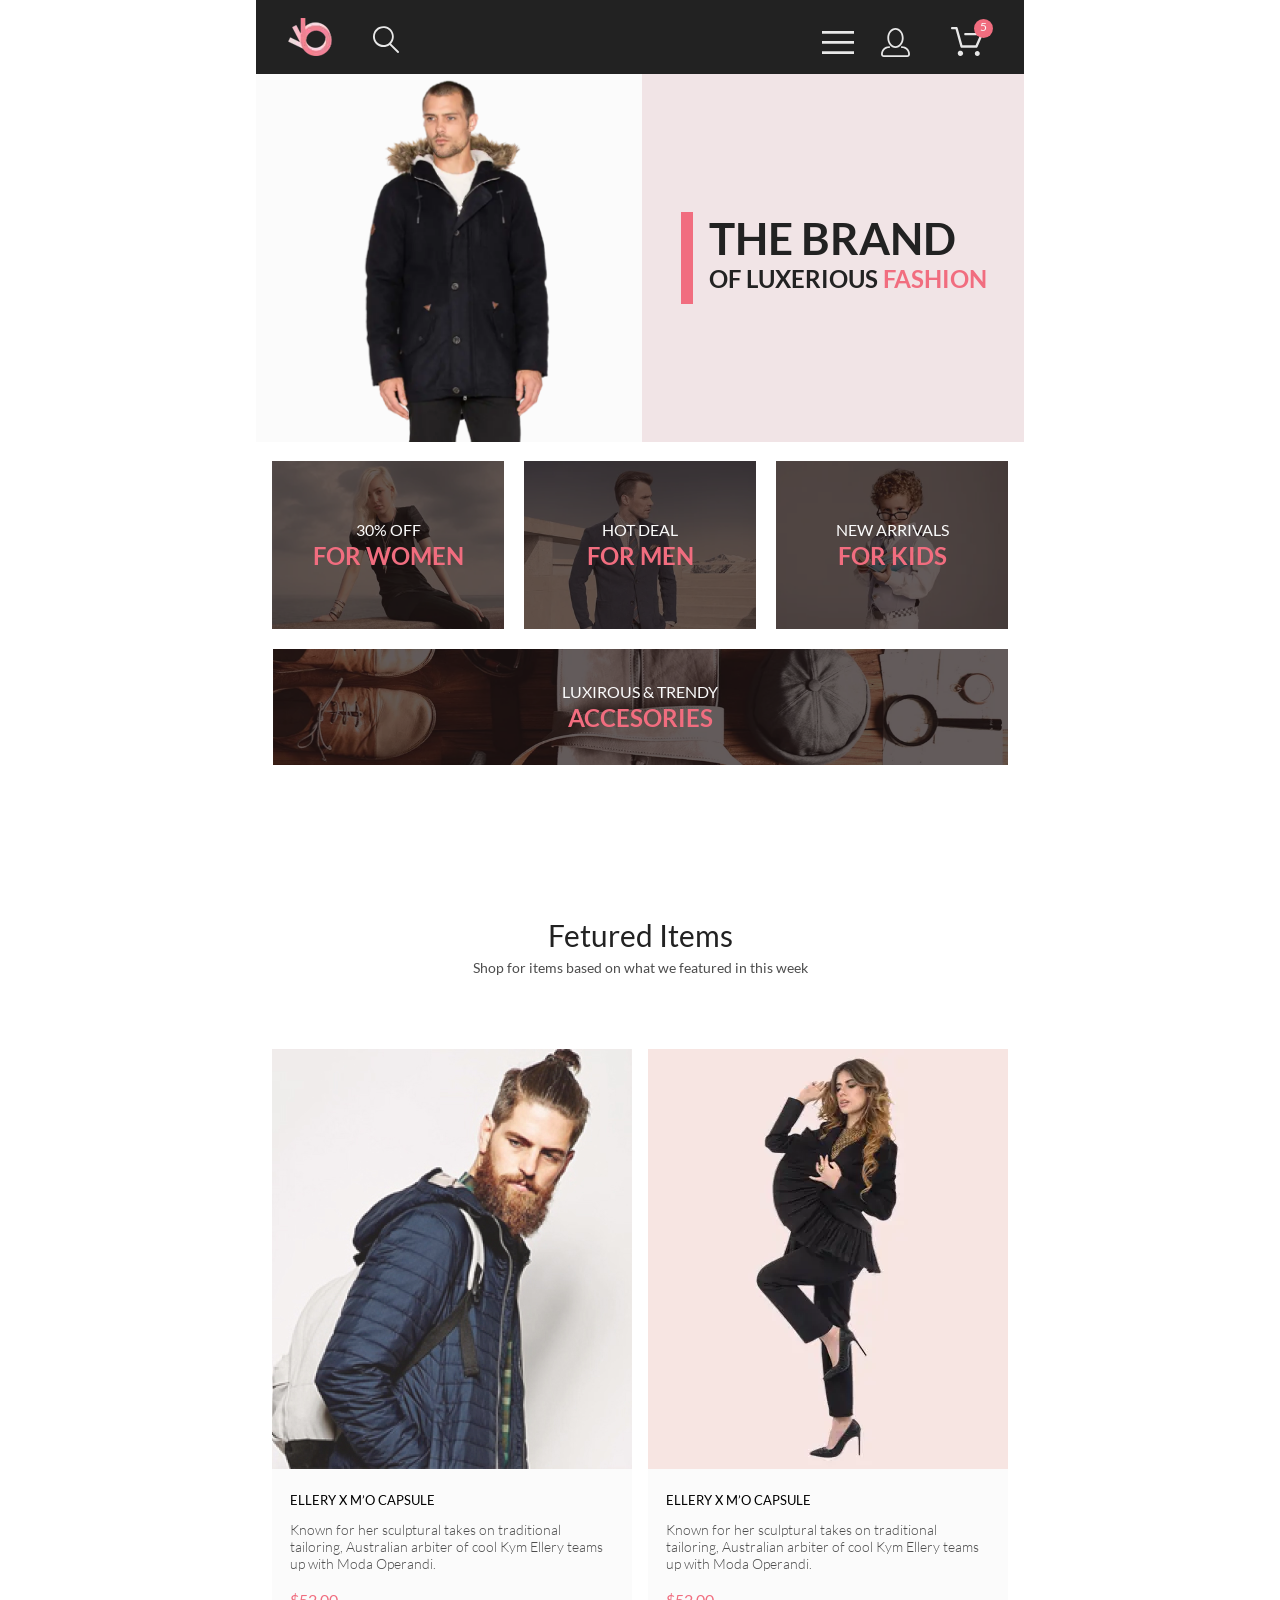
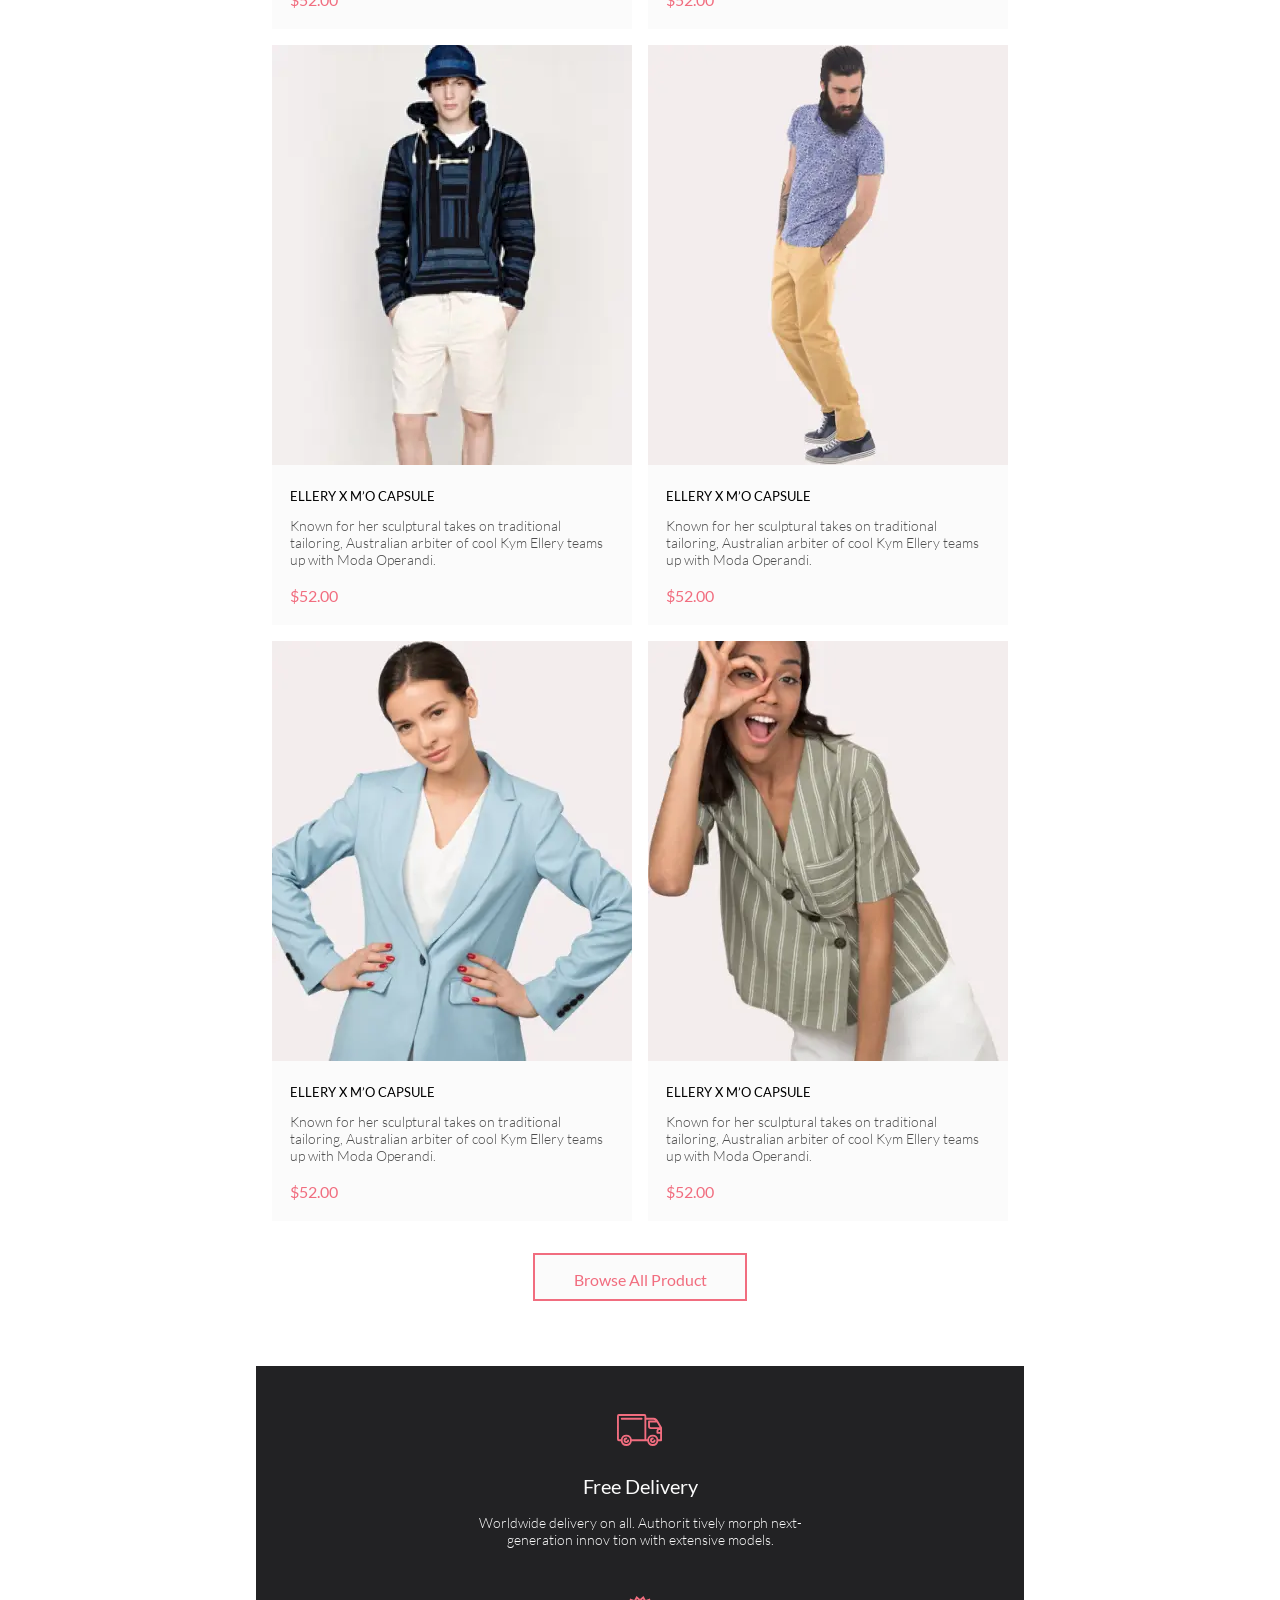
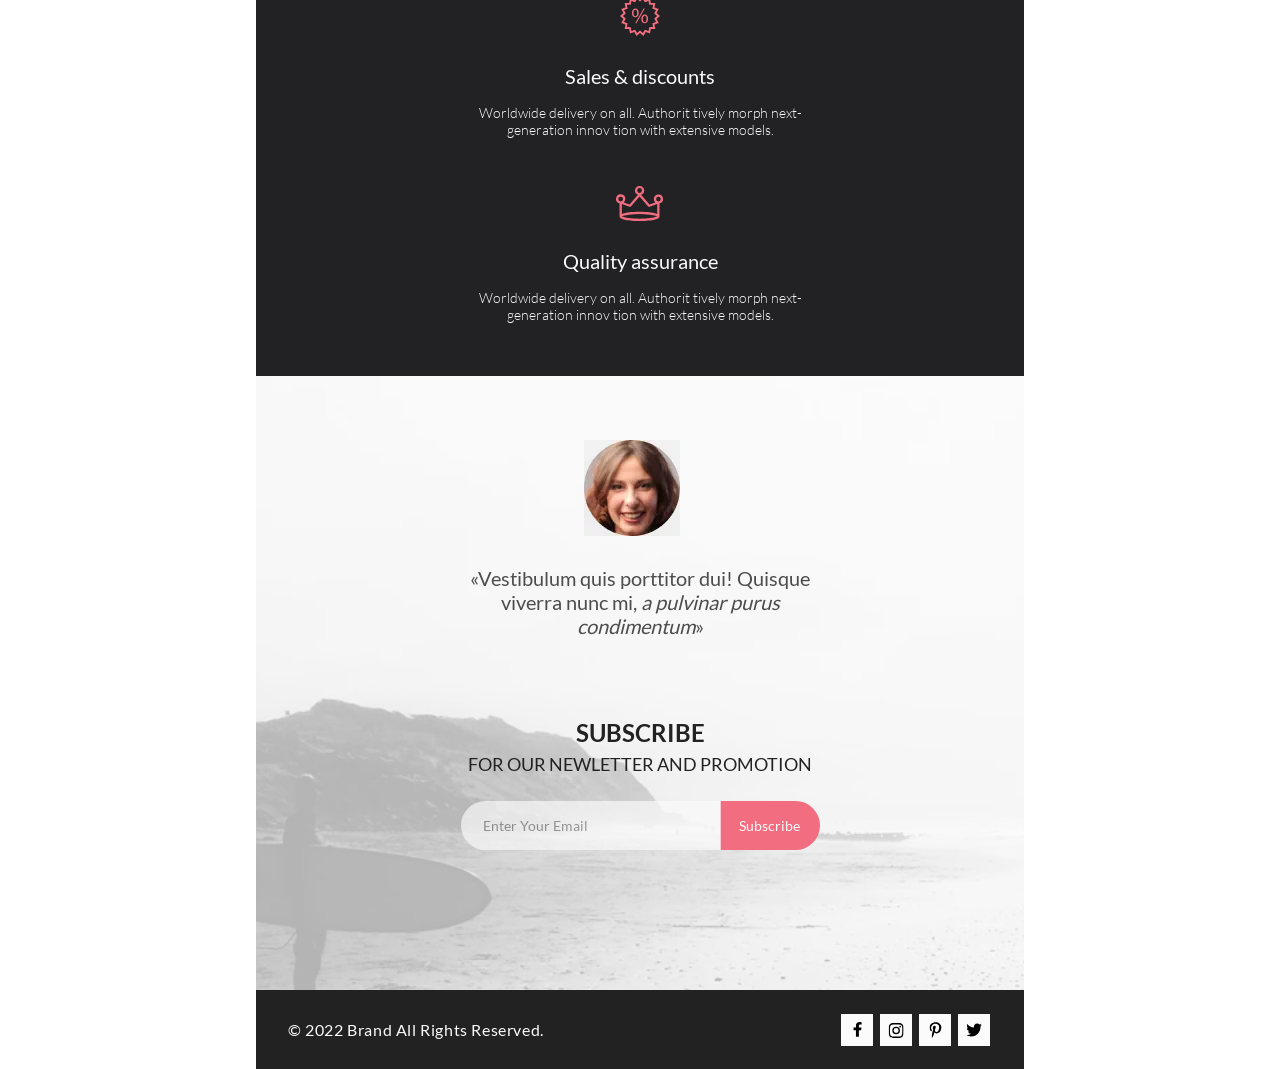
<file: index.html>
<!DOCTYPE html>
<html lang="en">

<head>
	<meta charset="UTF-8">
	<meta name="viewport" content="width=device-width, initial-scale=1.0">
	<link rel="stylesheet" href="styles/style.css">
	<title>Document</title>
</head>

<body>
	<h1 style="display:none;">My internet shop</h1>
	<header class="header">
		<div class="header_left_group">
			<a href="#" class="header_left_group_logo">
				<img src="./img/Logo.webp" alt="Логотип сайта">
			</a>
			<button class="header_left_group_button">
				<svg width="26" height="27" viewBox="0 0 26 27" fill="none" xmlns="http://www.w3.org/2000/svg">
					<path
						d="M18.0589 17.6251C19.6705 15.865 20.6275 13.6039 20.769 11.2216C20.9106 8.83932 20.2281 6.48088 18.8362 4.54232C17.4443 2.60377 15.4278 1.20318 13.1252 0.575765C10.8227 -0.0516554 8.37437 0.132305 6.19143 1.09675C4.0085 2.0612 2.22389 3.74739 1.1373 5.87217C0.0507149 7.99695 -0.271678 10.4309 0.224264 12.7653C0.720206 15.0997 2.00428 17.1923 3.86085 18.6919C5.71741 20.1914 8.0334 21.0064 10.4199 21.0001C12.6723 21.0031 14.8638 20.2691 16.6599 18.9101L24.4079 26.7171C24.4934 26.8061 24.5958 26.8772 24.7091 26.9261C24.8225 26.9751 24.9444 27.0009 25.0679 27.0021C25.1916 27.0024 25.314 26.9773 25.4276 26.9283C25.5411 26.8793 25.6434 26.8074 25.7279 26.7171C25.9018 26.5362 25.999 26.295 25.999 26.0441C25.999 25.7931 25.9018 25.5519 25.7279 25.371L18.0589 17.6251ZM1.88589 10.5001C1.89873 8.81477 2.41021 7.17101 3.35586 5.776C4.30151 4.38098 5.63899 3.29715 7.1997 2.66114C8.76042 2.02513 10.4745 1.86542 12.1258 2.20213C13.7772 2.53884 15.2919 3.3569 16.479 4.55319C17.6661 5.74948 18.4725 7.27044 18.7965 8.92433C19.1204 10.5782 18.9475 12.291 18.2995 13.8468C17.6515 15.4026 16.5574 16.7316 15.1551 17.6665C13.7529 18.6014 12.1052 19.1002 10.4199 19.1C8.14843 19.0892 5.97409 18.1775 4.3741 16.5652C2.77412 14.9528 1.87924 12.7715 1.88589 10.5001Z"
						fill="#E8E8E8" />
				</svg>
			</button>
		</div>
		<div class="header_right_group">
			<button class="header_right_group_menu" id="mainmenubutton">
				<svg width="32" height="23" viewBox="0 0 32 23" fill="none" xmlns="http://www.w3.org/2000/svg">
					<path d="M0 23V20.31H32V23H0ZM0 12.76V10.07H32V12.76H0ZM0 2.69V0H32V2.69H0Z" fill="#E8E8E8"/>
				</svg>	
			</button>
			<button class="header_right_group_login hidden hideonphone">
				<svg width="29" height="29" viewBox="0 0 29 29" fill="none" xmlns="http://www.w3.org/2000/svg">
					<path d="M14.5 19.937C19 19.937 22.656 15.464 22.656 9.968C22.656 4.472 19 0 14.5 0C13.3631 0.0217413 12.2463 0.303398 11.2351 0.823397C10.2239 1.34339 9.34507 2.08794 8.66602 3C7.12663 4.99573 6.30819 7.45381 6.34399 9.974C6.34399 15.465 10 19.937 14.5 19.937ZM14.5 1.813C18 1.813 20.844 5.472 20.844 9.969C20.844 14.466 17.998 18.125 14.5 18.125C11.002 18.125 8.15603 14.465 8.15503 9.969C8.15403 5.473 11 1.813 14.5 1.813ZM20.844 18.125C20.6036 18.125 20.373 18.2205 20.203 18.3905C20.033 18.5605 19.9375 18.7911 19.9375 19.0315C19.9375 19.2719 20.033 19.5025 20.203 19.6725C20.373 19.8425 20.6036 19.938 20.844 19.938C22.526 19.9399 24.1386 20.6088 25.3279 21.7982C26.5172 22.9875 27.1861 24.6 27.188 26.282C27.1875 26.5221 27.0918 26.7523 26.922 26.9221C26.7522 27.0918 26.5221 27.1875 26.282 27.188H2.71997C2.47985 27.1875 2.24975 27.0918 2.07996 26.9221C1.91016 26.7523 1.81449 26.5221 1.81396 26.282C1.81608 24.6001 2.48517 22.9877 3.67444 21.7985C4.86371 20.6092 6.47608 19.9401 8.15796 19.938C8.39824 19.938 8.62868 19.8425 8.79858 19.6726C8.96849 19.5027 9.06396 19.2723 9.06396 19.032C9.06396 18.7917 8.96849 18.5613 8.79858 18.3914C8.62868 18.2215 8.39824 18.126 8.15796 18.126C5.99541 18.1279 3.92201 18.9875 2.39258 20.5164C0.863144 22.0453 0.00264777 24.1185 0 26.281C0.000794067 27.0019 0.287502 27.693 0.797241 28.2027C1.30698 28.7125 1.99811 28.9992 2.71899 29H26.282C27.0027 28.9989 27.6936 28.7121 28.2031 28.2024C28.7126 27.6927 28.9992 27.0017 29 26.281C28.9974 24.1187 28.1372 22.0457 26.6083 20.5168C25.0793 18.9878 23.0063 18.1276 20.844 18.125Z" fill="#E8E8E8"/>
				</svg>
			</button>
			<div class="header_right_group_basket hidden hideonphone">
				<div class="header_right_group_basket_count">5</div>
				<svg width="32" height="29" viewBox="0 0 32 29" fill="none" xmlns="http://www.w3.org/2000/svg">
					<path d="M26.1998 29C25.5521 28.9738 24.9404 28.6948 24.4961 28.2227C24.0518 27.7506 23.8103 27.1232 23.8234 26.475C23.8365 25.8269 24.1032 25.2097 24.5662 24.7559C25.0292 24.3022 25.6516 24.048 26.2999 24.048C26.9482 24.048 27.5706 24.3022 28.0336 24.7559C28.4966 25.2097 28.7633 25.8269 28.7764 26.475C28.7895 27.1232 28.5479 27.7506 28.1036 28.2227C27.6593 28.6948 27.0477 28.9738 26.3999 29H26.1998ZM6.75183 26.32C6.75183 25.79 6.90901 25.2718 7.20349 24.8311C7.49797 24.3904 7.91654 24.0469 8.40625 23.844C8.89596 23.6412 9.43484 23.5881 9.95471 23.6915C10.4746 23.7949 10.9521 24.0502 11.3269 24.425C11.7017 24.7998 11.957 25.2773 12.0604 25.7972C12.1638 26.317 12.1107 26.8559 11.9078 27.3456C11.705 27.8353 11.3615 28.2539 10.9208 28.5483C10.4801 28.8428 9.96194 29 9.43188 29C9.07977 29.0003 8.73102 28.9311 8.40564 28.7966C8.08026 28.662 7.7846 28.4646 7.53552 28.2158C7.28645 27.9669 7.08891 27.6713 6.9541 27.3461C6.81929 27.0208 6.74988 26.6721 6.74988 26.32H6.75183ZM10.5519 20.686C10.2924 20.6868 10.0398 20.6024 9.83301 20.4457C9.62617 20.2891 9.47648 20.0689 9.40686 19.819L4.57385 2.36401H1.18091C0.867422 2.36401 0.566761 2.23947 0.345093 2.01781C0.123425 1.79614 -0.00109863 1.49549 -0.00109863 1.18201C-0.00109863 0.868519 0.123425 0.567873 0.345093 0.346205C0.566761 0.124537 0.867422 5.81268e-06 1.18091 5.81268e-06H5.46191C5.7214 -0.00080736 5.97394 0.0837201 6.18066 0.240568C6.38739 0.397416 6.53674 0.617884 6.60583 0.868006L11.4388 18.323H24.6168L28.9999 8.27501H14.3999C14.2417 8.27961 14.0843 8.25242 13.9368 8.19507C13.7893 8.13771 13.6548 8.05134 13.5413 7.94108C13.4277 7.83082 13.3375 7.69891 13.2759 7.55315C13.2143 7.40739 13.1825 7.25075 13.1825 7.0925C13.1825 6.93426 13.2143 6.77762 13.2759 6.63186C13.3375 6.4861 13.4277 6.35419 13.5413 6.24393C13.6548 6.13367 13.7893 6.0473 13.9368 5.98994C14.0843 5.93259 14.2417 5.90541 14.3999 5.91001H30.8129C31.0086 5.90996 31.2011 5.95866 31.3733 6.05172C31.5454 6.14478 31.6917 6.27926 31.7988 6.44301C31.9067 6.60729 31.9723 6.79569 31.9897 6.99145C32.0072 7.18721 31.976 7.38424 31.8989 7.565L26.4939 19.977C26.4015 20.1876 26.2499 20.3668 26.0574 20.4927C25.8649 20.6186 25.6399 20.6858 25.4099 20.686H10.5519Z" fill="#E8E8E8"/>
				</svg>
			</div>
		</div>
	</header>
	<section class="main_logo">
		<img class="hidden hideonphone" src="./img/Man.webp" alt="Фотография человека в куртке">
		<div class="main_banner">
			<h2 class="main_logo_header1">THE BRAND</h2>
			<h3 class="main_logo_header2">OF&nbsp;LUXERIOUS <span class="main_logo_span">FASHION</span></h3>
		</div>
		<div class="main-menu" id="mainmenu">
			<a href="" class="main-menu_header1">MENU</a>
			<a href="" class="main-menu_header2">MAN</a>
			<a href="" class="main-menu_item">Accessories</a>
			<a href="" class="main-menu_item">Bags</a>
			<a href="" class="main-menu_item">Denim</a>
			<a href="" class="main-menu_item">T-Shirts</a>
			<a href="" class="main-menu_header2">WOMAN</a>
			<a href="" class="main-menu_item">Accessories</a>
			<a href="" class="main-menu_item">Jackets &amp;&nbsp;Coats</a>
			<a href="" class="main-menu_item">Polos</a>
			<a href="" class="main-menu_item">T-Shirts</a>
			<a href="" class="main-menu_item">Shirts</a>
			<a href="" class="main-menu_header2">KIDS</a>
			<a href="" class="main-menu_item">Accessories</a>
			<a href="" class="main-menu_item">Jackets &amp;&nbsp;Coats</a>
			<a href="" class="main-menu_item">Polos</a>
			<a href="" class="main-menu_item">T-Shirts</a>
			<a href="" class="main-menu_item">Shirts</a>
			<a href="" class="main-menu_item">Bags</a>
		</div>
	</section>
	<section class="offer">
		<div class="offer_for_women_background">
			<div class="filler">
				<h2 class="offer_header4">30% OFF</h2>
				<h3 class="offer_header3">FOR WOMEN</h3>
			</div>
		</div>
		<div class="offer_for_men_background">
			<div class="filler">
				<h2 class="offer_header4">HOT DEAL</h2>
				<h3 class="offer_header3">FOR MEN</h3>
			</div>
		</div>
		<div class="offer_for_kids_background">
			<div class="filler">
				<h2 class="offer_header4">NEW ARRIVALS</h2>
				<h3 class="offer_header3">FOR KIDS</h3>
			</div>
		</div>
		<div class="offer_accesories_background">
			<div class="filler">
				<h2 class="offer_header4">LUXIROUS &amp;&nbsp;TRENDY</h2>
				<h3 class="offer_header3">ACCESORIES</h3>
			</div>
		</div>
	</section>
	<section class="products">
		<h2 class="products_header3">Fetured Items</h2>
		<p class="products_subheader">Shop for items based on&nbsp;what we&nbsp;featured in&nbsp;this week</p>
		<div class="cards">
			<div class="card">
				<img class="card_image" src="./img/card1.webp" alt="Карточка товара 1">
				<div class="card_image__selected">
					<button class="add-to-card-button">
						<img src="./img/Basket.webp" alt="Значок добавления в корзину">
						Add to&nbsp;Card
					</button>
				</div>
				<h3 class="card_header">ELLERY X&nbsp;M&rsquo;O CAPSULE</h3>
				<p class="card_text">Known for her sculptural takes on&nbsp;traditional tailoring, Australian arbiter
					of&nbsp;cool Kym
					Ellery teams up&nbsp;with Moda
					Operandi.</p>
				<p class="card_price">$52.00</p>
			</div>
			<div class="card">
				<img class="card_image" src="./img/card2.webp" alt="Карточка товара 2">
				<div class="card_image__selected">
					<button class="add-to-card-button">
						<img src="./img/Basket.webp" alt="Значок добавления в корзину">
						Add to&nbsp;Card
					</button>
				</div>
				<h3 class="card_header">ELLERY X&nbsp;M&rsquo;O CAPSULE</h3>
				<p class="card_text">Known for her sculptural takes on&nbsp;traditional tailoring, Australian arbiter
					of&nbsp;cool Kym
					Ellery teams up&nbsp;with Moda
					Operandi.</p>
				<p class="card_price">$52.00</p>
			</div>
			<div class="card">
				<img class="card_image" src="./img/card3.webp" alt="Карточка товара 3">
				<div class="card_image__selected">
					<button class="add-to-card-button">
						<img src="./img/Basket.webp" alt="Значок добавления в корзину">
						Add to&nbsp;Card
					</button>
				</div>
				<h3 class="card_header">ELLERY X&nbsp;M&rsquo;O CAPSULE</h3>
				<p class="card_text">Known for her sculptural takes on&nbsp;traditional tailoring, Australian arbiter
					of&nbsp;cool Kym
					Ellery teams up&nbsp;with Moda
					Operandi.</p>
				<p class="card_price">$52.00</p>
			</div>
			<div class="card">
				<img class="card_image" src="./img/card4.webp" alt="Карточка товара 4">
				<div class="card_image__selected">
					<button class="add-to-card-button">
						<img src="./img/Basket.webp" alt="Значок добавления в корзину">
						Add to&nbsp;Card
					</button>
				</div>
				<h3 class="card_header">ELLERY X&nbsp;M&rsquo;O CAPSULE</h3>
				<p class="card_text">Known for her sculptural takes on&nbsp;traditional tailoring, Australian arbiter
					of&nbsp;cool Kym
					Ellery teams up&nbsp;with Moda
					Operandi.</p>
				<p class="card_price">$52.00</p>
			</div>
			<div class="card">
				<img class="card_image" src="./img/card5.webp" alt="Карточка товара 5">
				<div class="card_image__selected">
					<button class="add-to-card-button">
						<img src="./img/Basket.webp" alt="Значок добавления в корзину">
						Add to&nbsp;Card
					</button>
				</div>
				<h3 class="card_header">ELLERY X&nbsp;M&rsquo;O CAPSULE</h3>
				<p class="card_text">Known for her sculptural takes on&nbsp;traditional tailoring, Australian arbiter
					of&nbsp;cool Kym
					Ellery teams up&nbsp;with Moda
					Operandi.</p>
				<p class="card_price">$52.00</p>
			</div>
			<div class="card">
				<img class="card_image" src="./img/card6.webp" alt="Карточка товара 6">
				<div class="card_image__selected">
					<button class="add-to-card-button">
						<img src="./img/Basket.webp" alt="Значок добавления в корзину">
						Add to&nbsp;Card
					</button>
				</div>
				<h3 class="card_header">ELLERY X&nbsp;M&rsquo;O CAPSULE</h3>
				<p class="card_text">Known for her sculptural takes on&nbsp;traditional tailoring, Australian arbiter
					of&nbsp;cool Kym
					Ellery teams up&nbsp;with Moda
					Operandi.</p>
				<p class="card_price">$52.00</p>
			</div>
		</div>
		<div class="products_button_container">
			<div class="browse_all_button">
				<p class="browse_all_button_text">Browse All Product</p>
			</div>
		</div>
	</section>
	<section class="feature">
		<div class="feature-item">
			<svg xmlns="http://www.w3.org/2000/svg" width="46" height="32" fill="none">
				<path fill="#F16D7F"
					d="M30.287 27.243H14.81a5.562 5.562 0 0 1-10.987 0H1.886a1.869 1.869 0 0 1-1.857-1.876V1.877A1.869 1.869 0 0 1 1.886 0h25.55a1.868 1.868 0 0 1 1.857 1.877v1.905h7.12a.9.9 0 0 1 .239.031c2.3.2 3.457 1.4 4.677 3.462l3.559 6.094c.085.145.13.31.13.477v12.458a.934.934 0 0 1-.93.938h-2.813a5.562 5.562 0 0 1-10.987 0h-.001Zm1.778-.939a3.715 3.715 0 1 0 3.716-3.755 3.74 3.74 0 0 0-3.716 3.755Zm-26.464 0a3.715 3.715 0 1 0 3.716-3.755A3.74 3.74 0 0 0 5.6 26.304Zm35.672-.938h1.886v-5.618h-2.736a.932.932 0 0 1-.93-.938v-1.847c0-.72.276-1.414.77-1.938h-6.378a.927.927 0 0 1-.23-.03 2.824 2.824 0 0 1-2.573-2.823v-4.7a.936.936 0 0 1 .929-.939h6.483a3.354 3.354 0 0 0-2.578-.88h-6.623v19.709h.994a5.561 5.561 0 0 1 10.987 0l-.001.004Zm-26.464 0h12.627V1.876H1.886v23.49h1.937a5.562 5.562 0 0 1 10.987 0h-.001Zm26.542-8.4v.909h1.808v-1.847h-.88a.934.934 0 0 0-.927.935l-.001.003Zm-8.413-4.792a.955.955 0 0 0 .947.958c.064 0 .127.006.19.02H42.6l-2.766-4.736h-6.9l.004 3.758Zm.093 14.132a2.766 2.766 0 0 1 2.749-2.777.938.938 0 0 1 0 1.876.9.9 0 1 0 .892.9.928.928 0 0 1 1.857 0 2.75 2.75 0 1 1-5.5 0h.002Zm-26.464 0a2.766 2.766 0 0 1 2.749-2.777.938.938 0 0 1 0 1.876.9.9 0 1 0 .892.9.929.929 0 0 1 1.857 0 2.75 2.75 0 1 1-5.5 0h.002ZM4.709 5.66a.938.938 0 1 1 0-1.876h19.9a.938.938 0 1 1 0 1.876h-19.9Z" />
			</svg>
			<h2 class="feature-item__header">Free Delivery</h2>
			<p class="feature-item__text">Worldwide delivery on&nbsp;all. Authorit tively morph next-generation innov tion
				with
				extensive models.</p>
		</div>
		<div class="feature-item">
			<svg xmlns="http://www.w3.org/2000/svg" width="40" height="40" fill="none">
				<path fill="#F16D7F"
					d="m19.994 37.024-3.471 2.9-2.288-3.92-4.24 1.512-.822-4.48-4.493-.045.732-4.5-4.208-1.6 2.21-3.966L0 19.96l3.412-2.967-2.21-3.965 4.209-1.6-.733-4.495 4.494-.044.822-4.48 4.24 1.51L16.522 0l3.47 2.9L23.465 0l2.289 3.92 4.24-1.511.82 4.48 4.495.046-.732 4.495 4.208 1.6-2.21 3.966 3.412 2.965-3.412 2.967 2.209 3.966-4.21 1.6.734 4.494-4.495.045-.821 4.48-4.238-1.51-2.29 3.92-3.47-2.9ZM21.2 35.54l1.76 1.471 1.162-1.99.792-1.356 1.468.523 2.15.768.418-2.273.285-1.555 1.56-.016 2.283-.021-.372-2.282-.254-1.56 1.459-.554 2.134-.813-1.12-2.01-.766-1.375 1.183-1.027 1.734-1.51-1.733-1.5-1.183-1.03.766-1.375 1.12-2.011-2.133-.811-1.46-.553.256-1.56.372-2.281-2.282-.023-1.56-.016-.285-1.554-.416-2.273-2.152.767-1.468.523-.793-1.357-1.162-1.99-1.762 1.47-1.205 1.006-1.205-1.005-1.761-1.471-1.161 1.989-.792 1.357-1.47-.523-2.15-.768-.417 2.274-.285 1.554-1.56.016-2.281.022.372 2.282.254 1.558-1.46.555-2.134.81 1.12 2.012.767 1.375-1.183 1.029-1.734 1.508 1.733 1.507 1.183 1.029-.766 1.375-1.121 2.01 2.133.81 1.46.555-.255 1.559-.371 2.284 2.28.023 1.56.016.286 1.555.417 2.272 2.152-.767 1.469-.523.792 1.357 1.162 1.99 1.76-1.471 1.206-1.005 1.204.998Zm.118-12.521c0-2.927 1.565-4.555 3.459-4.555 2.006 0 3.3 1.563 3.3 4.33 0 3.059-1.585 4.577-3.415 4.577-1.78 0-3.324-1.45-3.344-4.352Zm1.52-.088c-.022 1.85.683 3.258 1.873 3.258 1.277 0 1.85-1.385 1.85-3.3 0-1.765-.507-3.237-1.85-3.237-1.211-.004-1.872 1.45-1.872 3.278Zm-7.644 4.4 8.415-14.719h1.233l-8.415 14.719h-1.233ZM11.979 16.99c0-2.9 1.563-4.532 3.458-4.532 2 0 3.326 1.564 3.326 4.332 0 3.058-1.586 4.575-3.436 4.575-1.783 0-3.327-1.45-3.348-4.374v-.001Zm1.542-.066c-.044 1.85.64 3.257 1.85 3.259 1.277 0 1.85-1.384 1.85-3.3 0-1.766-.507-3.238-1.85-3.238-1.21-.003-1.85 1.447-1.85 3.28v-.001Z" />
			</svg>
			<h2 class="feature-item__header">Sales &amp;&nbsp;discounts</h2>
			<p class="feature-item__text">Worldwide delivery on&nbsp;all. Authorit tively morph next-generation innov tion
				with
				extensive models.</p>
		</div>
		<div class="feature-item">
			<svg xmlns="http://www.w3.org/2000/svg" width="48" height="35" fill="none">
				<path fill="#F16D7F"
					d="M42.393 8.536a4.6 4.6 0 0 0-4.646 4.533 4.456 4.456 0 0 0 1.56 3.365l-5.86 2.055-8.339-9.683a4.536 4.536 0 0 0 3.1-4.256 4.646 4.646 0 0 0-9.29 0 4.544 4.544 0 0 0 3.045 4.242l-8.352 9.7-5.858-2.055a4.457 4.457 0 0 0 1.558-3.365 4.647 4.647 0 1 0-5.745 4.393v12.29c.007.083.024.163.05.242-.033.126-.05.257-.05.388 0 4.412 17.919 4.542 19.962 4.542 2.043 0 19.962-.13 19.962-4.542 0-.131-.018-.262-.05-.388a.899.899 0 0 0 .05-.241V17.465a4.516 4.516 0 0 0-1.093-8.926l-.004-.003ZM21.174 4.552A2.386 2.386 0 1 1 23.56 6.88a2.362 2.362 0 0 1-2.386-2.328Zm-7.59 16.276a1.155 1.155 0 0 0 1.246-.33l8.7-10.1 8.7 10.1a1.155 1.155 0 0 0 1.245.33l7.758-2.724v9.937c-4.885-2.122-16.109-2.2-17.7-2.2-1.591 0-12.819.079-17.7 2.2v-9.937l7.751 2.724Zm9.943 11.889c-8.7 0-14.249-1.011-16.557-1.862a4.63 4.63 0 0 1-1-.474c.722-.521 3.061-1.232 6.966-1.732a93.168 93.168 0 0 1 21.175 0c3.9.5 6.245 1.21 6.965 1.732-.31.198-.645.358-.995.474-2.302.849-7.846 1.862-16.554 1.862ZM2.28 13.069a2.385 2.385 0 1 1 2.386 2.33 2.361 2.361 0 0 1-2.386-2.33Zm40.113 2.33a2.328 2.328 0 1 1 2.386-2.33 2.362 2.362 0 0 1-2.386 2.329Z" />
			</svg>
			<h2 class="feature-item__header">Quality assurance</h2>
			<p class="feature-item__text">Worldwide delivery on&nbsp;all. Authorit tively morph next-generation innov tion
				with
				extensive models.</p>
		</div>
	</section>
	<section class="subscribe">
		<img class="subscribe-background" src="./img/Sea.webp" alt="Море на заднем плане">
		<div class="subscribe-info">
			<img class="subscribe-info__image" src="./img/Intersect.webp" alt="Лицо">
			<p class="subscribe-info_text">&laquo;Vestibulum quis porttitor dui! Quisque viverra nunc&nbsp;mi, <span
					class="subscribe-info_text__italic">a&nbsp;pulvinar purus
					condimentum</span>&raquo;</p>
		</div>
		<div class="subscribe-buttongroup">
			<h2 class="subscribe-buttongroup_h3">SUBSCRIBE</h2>
			<p class="subscribe-buttongroup_p">FOR OUR NEWLETTER AND PROMOTION</p>
			<form class="subscribe-buttongroup_form" action="#">
				<input class="subscribe-buttongroup__input" type="email" name="email" id="email" placeholder="Enter Your Email">
				<button class="subscribe-buttongroup_button" type="submit">Subscribe</button>
			</form>
		</div>
	</section>
	<footer class="footer">
		<p class="footer-text">&copy;&nbsp;2022 Brand All Rights Reserved.</p>
		<div class="footer_icons">
			<div class="footer_icons-icon hideonphone">
				<svg xmlns="http://www.w3.org/2000/svg" width="11" height="16">
					<path
						d="m9.088 8.28.419-2.664H6.89V3.887c0-.729.366-1.439 1.538-1.439h1.19V.18S8.537 0 7.505 0C5.35 0 3.942 1.276 3.942 3.586v2.03H1.547V8.28h2.395v6.44H6.89V8.28h2.198Z" />
				</svg>
			</div>
			<div class="footer_icons-icon hideonphone">
				<svg xmlns="http://www.w3.org/2000/svg" width="16" height="17">
					<g clip-path="url(#a)">
						<path
							d="M8.137 4.682a3.812 3.812 0 0 0-3.821 3.815 3.812 3.812 0 0 0 3.82 3.815 3.812 3.812 0 0 0 3.822-3.815 3.812 3.812 0 0 0-3.821-3.815Zm0 6.295a2.487 2.487 0 0 1-2.485-2.48 2.485 2.485 0 0 1 4.97 0 2.487 2.487 0 0 1-2.485 2.48Zm4.869-6.451c0 .494-.4.89-.892.89a.89.89 0 1 1 .891-.89Zm2.53.903c-.056-1.192-.329-2.248-1.204-3.118-.87-.87-1.928-1.142-3.122-1.202-1.23-.07-4.919-.07-6.15 0-1.19.056-2.248.329-3.122 1.199-.875.87-1.144 1.925-1.204 3.117-.07 1.229-.07 4.911 0 6.14.056 1.192.329 2.248 1.204 3.117.874.87 1.929 1.143 3.123 1.202 1.23.07 4.918.07 6.149 0 1.194-.056 2.251-.328 3.122-1.202.872-.87 1.145-1.925 1.204-3.117.07-1.229.07-4.908 0-6.136Zm-1.59 7.454a2.513 2.513 0 0 1-1.416 1.414c-.981.389-3.31.3-4.393.3-1.084 0-3.416.085-4.393-.3a2.513 2.513 0 0 1-1.417-1.414c-.39-.98-.3-3.304-.3-4.386 0-1.083-.086-3.41.3-4.386.26-.651.761-1.153 1.417-1.415.98-.388 3.309-.299 4.393-.299 1.084 0 3.415-.086 4.393.3.652.258 1.154.76 1.417 1.414.389.979.3 3.303.3 4.386 0 1.082.089 3.41-.3 4.386Z" />
					</g>
					<defs>
						<clipPath id="a">
							<path fill="#fff" d="M.684 0h14.899v17H.684z" />
						</clipPath>
					</defs>
				</svg>
			</div>
			<div class="footer_icons-icon">
				<svg xmlns="http://www.w3.org/2000/svg" width="13" height="16">
					<g clip-path="url(#a)">
						<path
							d="M6.74.203C3.556.203.408 2.341.408 5.8c0 2.2 1.23 3.45 1.974 3.45.308 0 .484-.863.484-1.106 0-.29-.735-.91-.735-2.119 0-2.513 1.9-4.294 4.358-4.294 2.114 0 3.678 1.21 3.678 3.431 0 1.66-.661 4.772-2.803 4.772-.773 0-1.434-.562-1.434-1.368 0-1.182.82-2.325.82-3.544 0-2.069-2.915-1.694-2.915.806 0 .525.065 1.106.298 1.584-.428 1.857-1.304 4.622-1.304 6.535 0 .59.084 1.172.14 1.762.105.12.053.107.214.047 1.564-2.156 1.509-2.578 2.216-5.4.382.732 1.37 1.125 2.151 1.125 3.297 0 4.777-3.234 4.777-6.15 0-3.103-2.663-5.128-5.587-5.128Z" />
					</g>
					<defs>
						<clipPath id="b">
							<path fill="#fff" d="M.408 0h11.92v16H.407z" />
						</clipPath>
					</defs>
				</svg>
			</div>
			<div class="footer_icons-icon">
				<svg xmlns="http://www.w3.org/2000/svg" width="17" height="16">
					<g clip-path="url(#a)">
						<path
							d="M14.418 4.741c.01.142.01.284.01.426 0 4.335-3.277 9.33-9.267 9.33a9.16 9.16 0 0 1-5.002-1.472c.262.03.515.04.787.04a6.495 6.495 0 0 0 4.044-1.4A3.266 3.266 0 0 1 1.944 9.39c.202.03.404.05.615.05.293 0 .585-.04.857-.111A3.274 3.274 0 0 1 .805 6.112V6.07c.433.244.937.396 1.472.416a3.283 3.283 0 0 1-1.452-2.73c0-.61.161-1.168.444-1.656a9.238 9.238 0 0 0 6.715 3.432 3.727 3.727 0 0 1-.08-.751c0-1.807 1.452-3.28 3.257-3.28a3.24 3.24 0 0 1 2.38 1.036 6.386 6.386 0 0 0 2.067-.792 3.266 3.266 0 0 1-1.432 1.807 6.494 6.494 0 0 0 1.876-.507 7.029 7.029 0 0 1-1.634 1.695Z" />
					</g>
					<defs>
						<clipPath id="c">
							<path fill="#fff" d="M.16 0H16.05v16H.16z" />
						</clipPath>
					</defs>
				</svg>
			</div>
		</div>
	</footer>
	<script>
		const mainmenu = document.getElementById('mainmenu')
		const mainmenubutton = document.getElementById('mainmenubutton')

		mainmenu.hidden = true

		function toggleMenu() {
			mainmenu.hidden = !mainmenu.hidden
		}

		mainmenubutton.addEventListener('click', toggleMenu)

	</script>
</body>

</html>
</file>
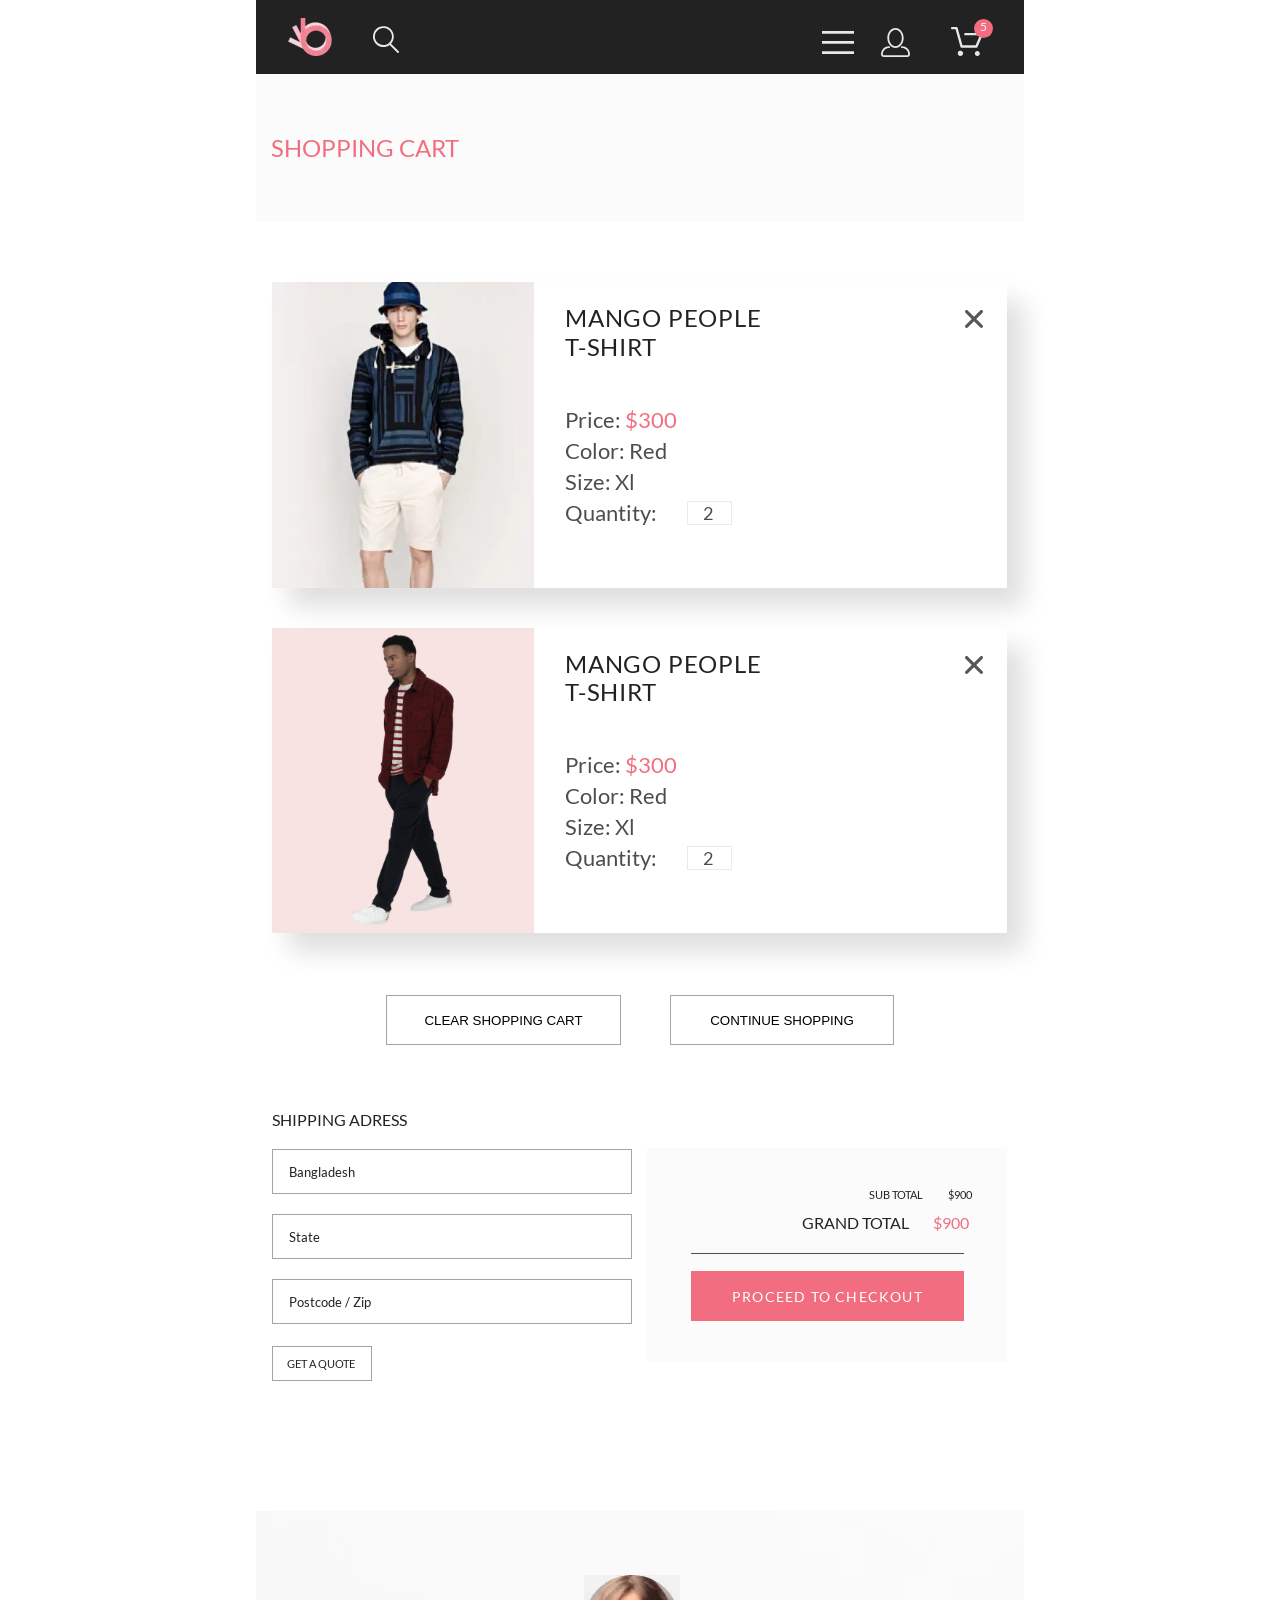
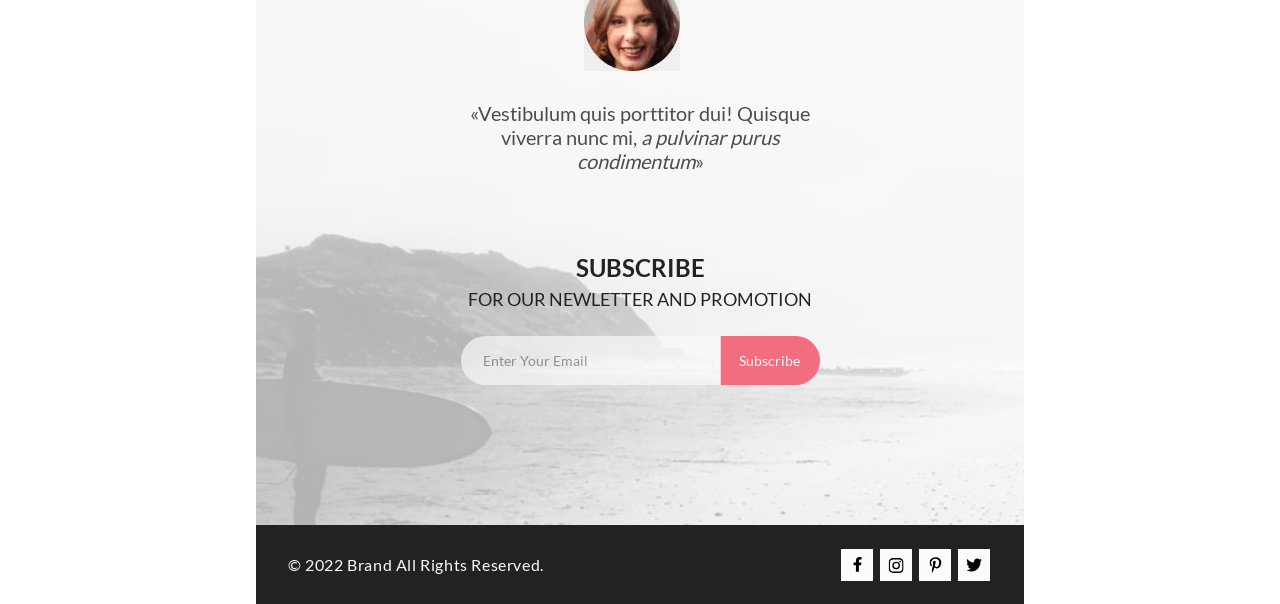
<file: cart.html>
<!DOCTYPE html>
<html lang="en">

<head>
	<meta charset="UTF-8">
	<meta name="viewport" content="width=device-width, initial-scale=1.0">
	<link rel="stylesheet" href="styles/style.css">
	<title>Document</title>
</head>

<body>
	<h1 style="display:none;">My internet shop</h1>

	<header class="header">
		<div class="header_left_group">
			<a href="#" class="header_left_group_logo">
				<img src="./img/Logo.webp" alt="Логотип сайта">
			</a>
			<button class="header_left_group_button">
				<svg width="26" height="27" viewBox="0 0 26 27" fill="none" xmlns="http://www.w3.org/2000/svg">
					<path
						d="M18.0589 17.6251C19.6705 15.865 20.6275 13.6039 20.769 11.2216C20.9106 8.83932 20.2281 6.48088 18.8362 4.54232C17.4443 2.60377 15.4278 1.20318 13.1252 0.575765C10.8227 -0.0516554 8.37437 0.132305 6.19143 1.09675C4.0085 2.0612 2.22389 3.74739 1.1373 5.87217C0.0507149 7.99695 -0.271678 10.4309 0.224264 12.7653C0.720206 15.0997 2.00428 17.1923 3.86085 18.6919C5.71741 20.1914 8.0334 21.0064 10.4199 21.0001C12.6723 21.0031 14.8638 20.2691 16.6599 18.9101L24.4079 26.7171C24.4934 26.8061 24.5958 26.8772 24.7091 26.9261C24.8225 26.9751 24.9444 27.0009 25.0679 27.0021C25.1916 27.0024 25.314 26.9773 25.4276 26.9283C25.5411 26.8793 25.6434 26.8074 25.7279 26.7171C25.9018 26.5362 25.999 26.295 25.999 26.0441C25.999 25.7931 25.9018 25.5519 25.7279 25.371L18.0589 17.6251ZM1.88589 10.5001C1.89873 8.81477 2.41021 7.17101 3.35586 5.776C4.30151 4.38098 5.63899 3.29715 7.1997 2.66114C8.76042 2.02513 10.4745 1.86542 12.1258 2.20213C13.7772 2.53884 15.2919 3.3569 16.479 4.55319C17.6661 5.74948 18.4725 7.27044 18.7965 8.92433C19.1204 10.5782 18.9475 12.291 18.2995 13.8468C17.6515 15.4026 16.5574 16.7316 15.1551 17.6665C13.7529 18.6014 12.1052 19.1002 10.4199 19.1C8.14843 19.0892 5.97409 18.1775 4.3741 16.5652C2.77412 14.9528 1.87924 12.7715 1.88589 10.5001Z"
						fill="#E8E8E8" />
				</svg>
			</button>
		</div>
		<div class="header_right_group">
			<button class="header_right_group_menu" id="mainmenubutton">
				<svg width="32" height="23" viewBox="0 0 32 23" fill="none" xmlns="http://www.w3.org/2000/svg">
					<path d="M0 23V20.31H32V23H0ZM0 12.76V10.07H32V12.76H0ZM0 2.69V0H32V2.69H0Z" fill="#E8E8E8" />
				</svg>
			</button>
			<button class="header_right_group_login hidden hideonphone">
				<svg width="29" height="29" viewBox="0 0 29 29" fill="none" xmlns="http://www.w3.org/2000/svg">
					<path
						d="M14.5 19.937C19 19.937 22.656 15.464 22.656 9.968C22.656 4.472 19 0 14.5 0C13.3631 0.0217413 12.2463 0.303398 11.2351 0.823397C10.2239 1.34339 9.34507 2.08794 8.66602 3C7.12663 4.99573 6.30819 7.45381 6.34399 9.974C6.34399 15.465 10 19.937 14.5 19.937ZM14.5 1.813C18 1.813 20.844 5.472 20.844 9.969C20.844 14.466 17.998 18.125 14.5 18.125C11.002 18.125 8.15603 14.465 8.15503 9.969C8.15403 5.473 11 1.813 14.5 1.813ZM20.844 18.125C20.6036 18.125 20.373 18.2205 20.203 18.3905C20.033 18.5605 19.9375 18.7911 19.9375 19.0315C19.9375 19.2719 20.033 19.5025 20.203 19.6725C20.373 19.8425 20.6036 19.938 20.844 19.938C22.526 19.9399 24.1386 20.6088 25.3279 21.7982C26.5172 22.9875 27.1861 24.6 27.188 26.282C27.1875 26.5221 27.0918 26.7523 26.922 26.9221C26.7522 27.0918 26.5221 27.1875 26.282 27.188H2.71997C2.47985 27.1875 2.24975 27.0918 2.07996 26.9221C1.91016 26.7523 1.81449 26.5221 1.81396 26.282C1.81608 24.6001 2.48517 22.9877 3.67444 21.7985C4.86371 20.6092 6.47608 19.9401 8.15796 19.938C8.39824 19.938 8.62868 19.8425 8.79858 19.6726C8.96849 19.5027 9.06396 19.2723 9.06396 19.032C9.06396 18.7917 8.96849 18.5613 8.79858 18.3914C8.62868 18.2215 8.39824 18.126 8.15796 18.126C5.99541 18.1279 3.92201 18.9875 2.39258 20.5164C0.863144 22.0453 0.00264777 24.1185 0 26.281C0.000794067 27.0019 0.287502 27.693 0.797241 28.2027C1.30698 28.7125 1.99811 28.9992 2.71899 29H26.282C27.0027 28.9989 27.6936 28.7121 28.2031 28.2024C28.7126 27.6927 28.9992 27.0017 29 26.281C28.9974 24.1187 28.1372 22.0457 26.6083 20.5168C25.0793 18.9878 23.0063 18.1276 20.844 18.125Z"
						fill="#E8E8E8" />
				</svg>
			</button>
			<div class="header_right_group_basket hidden hideonphone">
				<div class="header_right_group_basket_count">5</div>
				<svg width="32" height="29" viewBox="0 0 32 29" fill="none" xmlns="http://www.w3.org/2000/svg">
					<path
						d="M26.1998 29C25.5521 28.9738 24.9404 28.6948 24.4961 28.2227C24.0518 27.7506 23.8103 27.1232 23.8234 26.475C23.8365 25.8269 24.1032 25.2097 24.5662 24.7559C25.0292 24.3022 25.6516 24.048 26.2999 24.048C26.9482 24.048 27.5706 24.3022 28.0336 24.7559C28.4966 25.2097 28.7633 25.8269 28.7764 26.475C28.7895 27.1232 28.5479 27.7506 28.1036 28.2227C27.6593 28.6948 27.0477 28.9738 26.3999 29H26.1998ZM6.75183 26.32C6.75183 25.79 6.90901 25.2718 7.20349 24.8311C7.49797 24.3904 7.91654 24.0469 8.40625 23.844C8.89596 23.6412 9.43484 23.5881 9.95471 23.6915C10.4746 23.7949 10.9521 24.0502 11.3269 24.425C11.7017 24.7998 11.957 25.2773 12.0604 25.7972C12.1638 26.317 12.1107 26.8559 11.9078 27.3456C11.705 27.8353 11.3615 28.2539 10.9208 28.5483C10.4801 28.8428 9.96194 29 9.43188 29C9.07977 29.0003 8.73102 28.9311 8.40564 28.7966C8.08026 28.662 7.7846 28.4646 7.53552 28.2158C7.28645 27.9669 7.08891 27.6713 6.9541 27.3461C6.81929 27.0208 6.74988 26.6721 6.74988 26.32H6.75183ZM10.5519 20.686C10.2924 20.6868 10.0398 20.6024 9.83301 20.4457C9.62617 20.2891 9.47648 20.0689 9.40686 19.819L4.57385 2.36401H1.18091C0.867422 2.36401 0.566761 2.23947 0.345093 2.01781C0.123425 1.79614 -0.00109863 1.49549 -0.00109863 1.18201C-0.00109863 0.868519 0.123425 0.567873 0.345093 0.346205C0.566761 0.124537 0.867422 5.81268e-06 1.18091 5.81268e-06H5.46191C5.7214 -0.00080736 5.97394 0.0837201 6.18066 0.240568C6.38739 0.397416 6.53674 0.617884 6.60583 0.868006L11.4388 18.323H24.6168L28.9999 8.27501H14.3999C14.2417 8.27961 14.0843 8.25242 13.9368 8.19507C13.7893 8.13771 13.6548 8.05134 13.5413 7.94108C13.4277 7.83082 13.3375 7.69891 13.2759 7.55315C13.2143 7.40739 13.1825 7.25075 13.1825 7.0925C13.1825 6.93426 13.2143 6.77762 13.2759 6.63186C13.3375 6.4861 13.4277 6.35419 13.5413 6.24393C13.6548 6.13367 13.7893 6.0473 13.9368 5.98994C14.0843 5.93259 14.2417 5.90541 14.3999 5.91001H30.8129C31.0086 5.90996 31.2011 5.95866 31.3733 6.05172C31.5454 6.14478 31.6917 6.27926 31.7988 6.44301C31.9067 6.60729 31.9723 6.79569 31.9897 6.99145C32.0072 7.18721 31.976 7.38424 31.8989 7.565L26.4939 19.977C26.4015 20.1876 26.2499 20.3668 26.0574 20.4927C25.8649 20.6186 25.6399 20.6858 25.4099 20.686H10.5519Z"
						fill="#E8E8E8" />
				</svg>
			</div>
		</div>
	</header>

	<section class="breadcrumb">
		<p class="breadcrumb_left_title no_right_title">SHOPPING CART</p>
	</section>

	<section class="cart_container">
		<div class="cart_products">
			<div class="cart_products_list">
				<div class="cart_products_list_item">
					<img class="cart_products_list_item_image" src="./img/card3.webp" alt="Карточка товара 1">
					<div class="cart_products_list_item_description">
						<div class="cart_products_list_item_description_title">MANGO PEOPLE<br />T-SHIRT </div>
						<div class="cart_products_list_item_description_text">
							Price: <span class="cart_products_list_item_description_price">$300</span><br />
							Color: Red<br />
							Size: Xl<br />
							<div class="cart_products_list_item_description_quantity_container">
								Quantity: <input class="cart_products_list_item_description_quantity" value="2" />
							</div>
						</div>
					</div>
					<svg class="cart_products_list_item_delete_button" width="18" height="18" viewBox="0 0 18 18"
						fill="none" xmlns="http://www.w3.org/2000/svg">
						<path
							d="M11.2453 9L17.5302 2.71516C17.8285 2.41741 17.9962 2.01336 17.9966 1.59191C17.997 1.17045 17.8299 0.76611 17.5322 0.467833C17.2344 0.169555 16.8304 0.00177586 16.4089 0.00140366C15.9875 0.00103146 15.5831 0.168097 15.2848 0.465848L9 6.75069L2.71516 0.465848C2.41688 0.167571 2.01233 0 1.5905 0C1.16868 0 0.764125 0.167571 0.465848 0.465848C0.167571 0.764125 0 1.16868 0 1.5905C0 2.01233 0.167571 2.41688 0.465848 2.71516L6.75069 9L0.465848 15.2848C0.167571 15.5831 0 15.9877 0 16.4095C0 16.8313 0.167571 17.2359 0.465848 17.5342C0.764125 17.8324 1.16868 18 1.5905 18C2.01233 18 2.41688 17.8324 2.71516 17.5342L9 11.2493L15.2848 17.5342C15.5831 17.8324 15.9877 18 16.4095 18C16.8313 18 17.2359 17.8324 17.5342 17.5342C17.8324 17.2359 18 16.8313 18 16.4095C18 15.9877 17.8324 15.5831 17.5342 15.2848L11.2453 9Z"
							fill="#575757" />
					</svg>
				</div>
				<div class="cart_products_list_item">
					<img class="cart_products_list_item_image" src="./img/card12.webp" alt="Карточка товара 1">
					<div class="cart_products_list_item_description">
						<div class="cart_products_list_item_description_title">MANGO PEOPLE<br />T-SHIRT </div>
						<div class="cart_products_list_item_description_text">
							Price: <span class="cart_products_list_item_description_price">$300</span><br />
							Color: Red<br />
							Size: Xl<br />
							<div class="cart_products_list_item_description_quantity_container">
								Quantity: <input class="cart_products_list_item_description_quantity" value="2" />
							</div>
						</div>
					</div>
					<svg class="cart_products_list_item_delete_button" width="18" height="18" viewBox="0 0 18 18"
						fill="none" xmlns="http://www.w3.org/2000/svg">
						<path
							d="M11.2453 9L17.5302 2.71516C17.8285 2.41741 17.9962 2.01336 17.9966 1.59191C17.997 1.17045 17.8299 0.76611 17.5322 0.467833C17.2344 0.169555 16.8304 0.00177586 16.4089 0.00140366C15.9875 0.00103146 15.5831 0.168097 15.2848 0.465848L9 6.75069L2.71516 0.465848C2.41688 0.167571 2.01233 0 1.5905 0C1.16868 0 0.764125 0.167571 0.465848 0.465848C0.167571 0.764125 0 1.16868 0 1.5905C0 2.01233 0.167571 2.41688 0.465848 2.71516L6.75069 9L0.465848 15.2848C0.167571 15.5831 0 15.9877 0 16.4095C0 16.8313 0.167571 17.2359 0.465848 17.5342C0.764125 17.8324 1.16868 18 1.5905 18C2.01233 18 2.41688 17.8324 2.71516 17.5342L9 11.2493L15.2848 17.5342C15.5831 17.8324 15.9877 18 16.4095 18C16.8313 18 17.2359 17.8324 17.5342 17.5342C17.8324 17.2359 18 16.8313 18 16.4095C18 15.9877 17.8324 15.5831 17.5342 15.2848L11.2453 9Z"
							fill="#575757" />
					</svg>
				</div>
			</div>
			<div class="cart_products_buttons">
				<button class="cart_products_buttons_clear">CLEAR SHOPPING CART</button>
				<button class="cart_products_buttons_continue">CONTINUE SHOPPING</button>
			</div>
		</div>
		<div class="cart_shipping">
			<div class="cart_shipping_address">
				<div class="cart_shipping_address_title">SHIPPING ADRESS</div>
				<input class="cart_shipping_address_field" value="Bangladesh"/>
				<input class="cart_shipping_address_field" value="State"/>
				<input class="cart_shipping_address_field" value="Postcode / Zip"/>
				<button class="cart_shipping_address_button">GET A QUOTE</button>
			</div>
			<div class="cart_shipping_checkout">
				<div class="cart_shipping_checkout_sub">
					SUB TOTAL
					<div class="cart_shipping_checkout_sub_space"></div>
					$900
				</div>
				<div class="cart_shipping_checkout_grand">
					GRAND TOTAL
					<div class="cart_shipping_checkout_grand_space"></div>
					<span class="cart_shipping_checkout_grand_price">$900</span>
				</div>
				<div class="cart_shipping_checkout_button_container">
					<button class="cart_shipping_checkout_button">
						PROCEED TO CHECKOUT
					</button>
				</div>
			</div>
		</div>

	</section>


	<section class="subscribe">
		<img class="subscribe-background" src="./img/Sea.webp" alt="Море на заднем плане">
		<div class="subscribe-info">
			<img class="subscribe-info__image" src="./img/Intersect.webp" alt="Лицо">
			<p class="subscribe-info_text">&laquo;Vestibulum quis porttitor dui! Quisque viverra nunc&nbsp;mi, <span
					class="subscribe-info_text__italic">a&nbsp;pulvinar purus
					condimentum</span>&raquo;</p>
		</div>
		<div class="subscribe-buttongroup">
			<h2 class="subscribe-buttongroup_h3">SUBSCRIBE</h2>
			<p class="subscribe-buttongroup_p">FOR OUR NEWLETTER AND PROMOTION</p>
			<form class="subscribe-buttongroup_form" action="#">
				<input class="subscribe-buttongroup__input" type="email" name="email" id="email"
					placeholder="Enter Your Email">
				<button class="subscribe-buttongroup_button" type="submit">Subscribe</button>
			</form>
		</div>
	</section>

	<footer class="footer">
		<p class="footer-text">&copy;&nbsp;2022 Brand All Rights Reserved.</p>
		<div class="footer_icons">
			<div class="footer_icons-icon hideonphone">
				<svg xmlns="http://www.w3.org/2000/svg" width="11" height="16">
					<path
						d="m9.088 8.28.419-2.664H6.89V3.887c0-.729.366-1.439 1.538-1.439h1.19V.18S8.537 0 7.505 0C5.35 0 3.942 1.276 3.942 3.586v2.03H1.547V8.28h2.395v6.44H6.89V8.28h2.198Z" />
				</svg>
			</div>
			<div class="footer_icons-icon hideonphone">
				<svg xmlns="http://www.w3.org/2000/svg" width="16" height="17">
					<g clip-path="url(#a)">
						<path
							d="M8.137 4.682a3.812 3.812 0 0 0-3.821 3.815 3.812 3.812 0 0 0 3.82 3.815 3.812 3.812 0 0 0 3.822-3.815 3.812 3.812 0 0 0-3.821-3.815Zm0 6.295a2.487 2.487 0 0 1-2.485-2.48 2.485 2.485 0 0 1 4.97 0 2.487 2.487 0 0 1-2.485 2.48Zm4.869-6.451c0 .494-.4.89-.892.89a.89.89 0 1 1 .891-.89Zm2.53.903c-.056-1.192-.329-2.248-1.204-3.118-.87-.87-1.928-1.142-3.122-1.202-1.23-.07-4.919-.07-6.15 0-1.19.056-2.248.329-3.122 1.199-.875.87-1.144 1.925-1.204 3.117-.07 1.229-.07 4.911 0 6.14.056 1.192.329 2.248 1.204 3.117.874.87 1.929 1.143 3.123 1.202 1.23.07 4.918.07 6.149 0 1.194-.056 2.251-.328 3.122-1.202.872-.87 1.145-1.925 1.204-3.117.07-1.229.07-4.908 0-6.136Zm-1.59 7.454a2.513 2.513 0 0 1-1.416 1.414c-.981.389-3.31.3-4.393.3-1.084 0-3.416.085-4.393-.3a2.513 2.513 0 0 1-1.417-1.414c-.39-.98-.3-3.304-.3-4.386 0-1.083-.086-3.41.3-4.386.26-.651.761-1.153 1.417-1.415.98-.388 3.309-.299 4.393-.299 1.084 0 3.415-.086 4.393.3.652.258 1.154.76 1.417 1.414.389.979.3 3.303.3 4.386 0 1.082.089 3.41-.3 4.386Z" />
					</g>
					<defs>
						<clipPath id="a">
							<path fill="#fff" d="M.684 0h14.899v17H.684z" />
						</clipPath>
					</defs>
				</svg>
			</div>
			<div class="footer_icons-icon">
				<svg xmlns="http://www.w3.org/2000/svg" width="13" height="16">
					<g clip-path="url(#a)">
						<path
							d="M6.74.203C3.556.203.408 2.341.408 5.8c0 2.2 1.23 3.45 1.974 3.45.308 0 .484-.863.484-1.106 0-.29-.735-.91-.735-2.119 0-2.513 1.9-4.294 4.358-4.294 2.114 0 3.678 1.21 3.678 3.431 0 1.66-.661 4.772-2.803 4.772-.773 0-1.434-.562-1.434-1.368 0-1.182.82-2.325.82-3.544 0-2.069-2.915-1.694-2.915.806 0 .525.065 1.106.298 1.584-.428 1.857-1.304 4.622-1.304 6.535 0 .59.084 1.172.14 1.762.105.12.053.107.214.047 1.564-2.156 1.509-2.578 2.216-5.4.382.732 1.37 1.125 2.151 1.125 3.297 0 4.777-3.234 4.777-6.15 0-3.103-2.663-5.128-5.587-5.128Z" />
					</g>
					<defs>
						<clipPath id="b">
							<path fill="#fff" d="M.408 0h11.92v16H.407z" />
						</clipPath>
					</defs>
				</svg>
			</div>
			<div class="footer_icons-icon">
				<svg xmlns="http://www.w3.org/2000/svg" width="17" height="16">
					<g clip-path="url(#a)">
						<path
							d="M14.418 4.741c.01.142.01.284.01.426 0 4.335-3.277 9.33-9.267 9.33a9.16 9.16 0 0 1-5.002-1.472c.262.03.515.04.787.04a6.495 6.495 0 0 0 4.044-1.4A3.266 3.266 0 0 1 1.944 9.39c.202.03.404.05.615.05.293 0 .585-.04.857-.111A3.274 3.274 0 0 1 .805 6.112V6.07c.433.244.937.396 1.472.416a3.283 3.283 0 0 1-1.452-2.73c0-.61.161-1.168.444-1.656a9.238 9.238 0 0 0 6.715 3.432 3.727 3.727 0 0 1-.08-.751c0-1.807 1.452-3.28 3.257-3.28a3.24 3.24 0 0 1 2.38 1.036 6.386 6.386 0 0 0 2.067-.792 3.266 3.266 0 0 1-1.432 1.807 6.494 6.494 0 0 0 1.876-.507 7.029 7.029 0 0 1-1.634 1.695Z" />
					</g>
					<defs>
						<clipPath id="c">
							<path fill="#fff" d="M.16 0H16.05v16H.16z" />
						</clipPath>
					</defs>
				</svg>
			</div>
		</div>
	</footer>

	<script>
		const mainmenu = document.getElementById('mainmenu')
		const mainmenubutton = document.getElementById('mainmenubutton')
		mainmenu.hidden = true
		function toggleMenu() {
			mainmenu.hidden = !mainmenu.hidden
		}
		mainmenubutton.addEventListener('click', toggleMenu)
	</script>

</body>

</html>
</file>
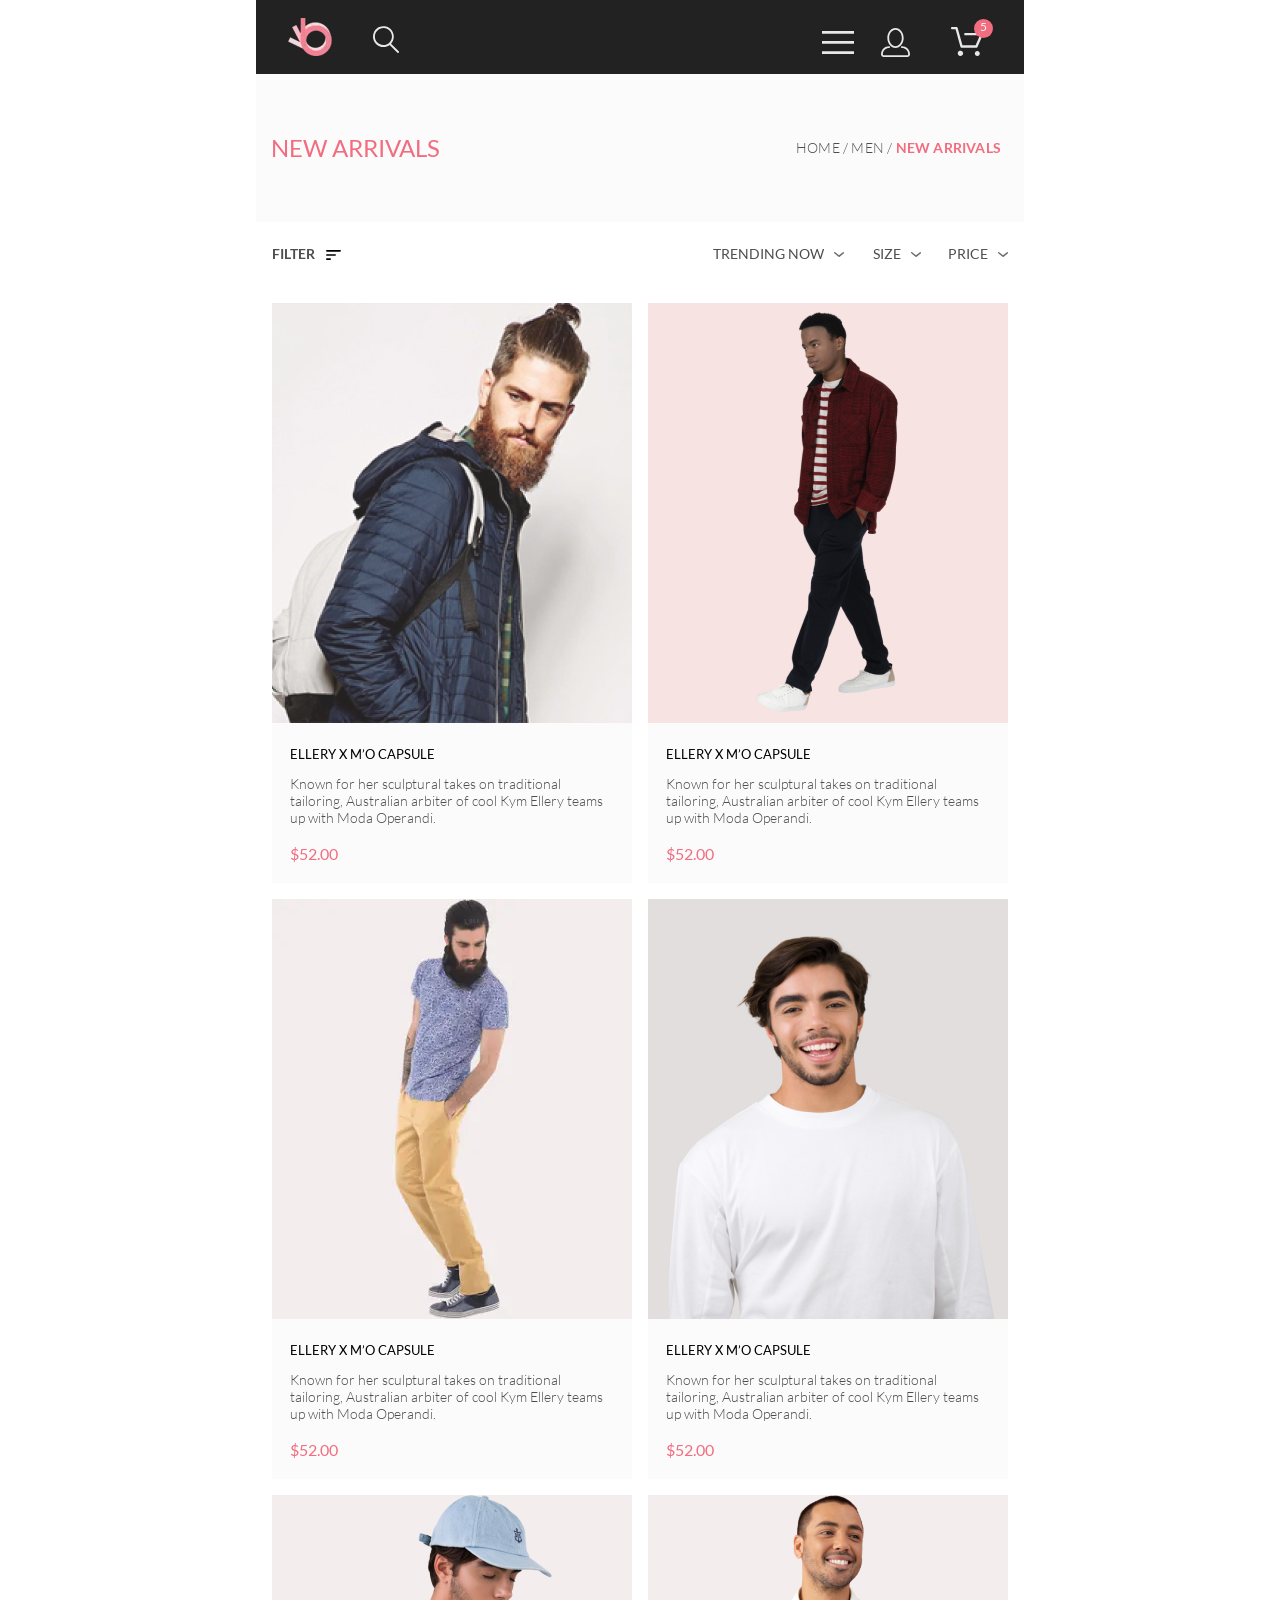
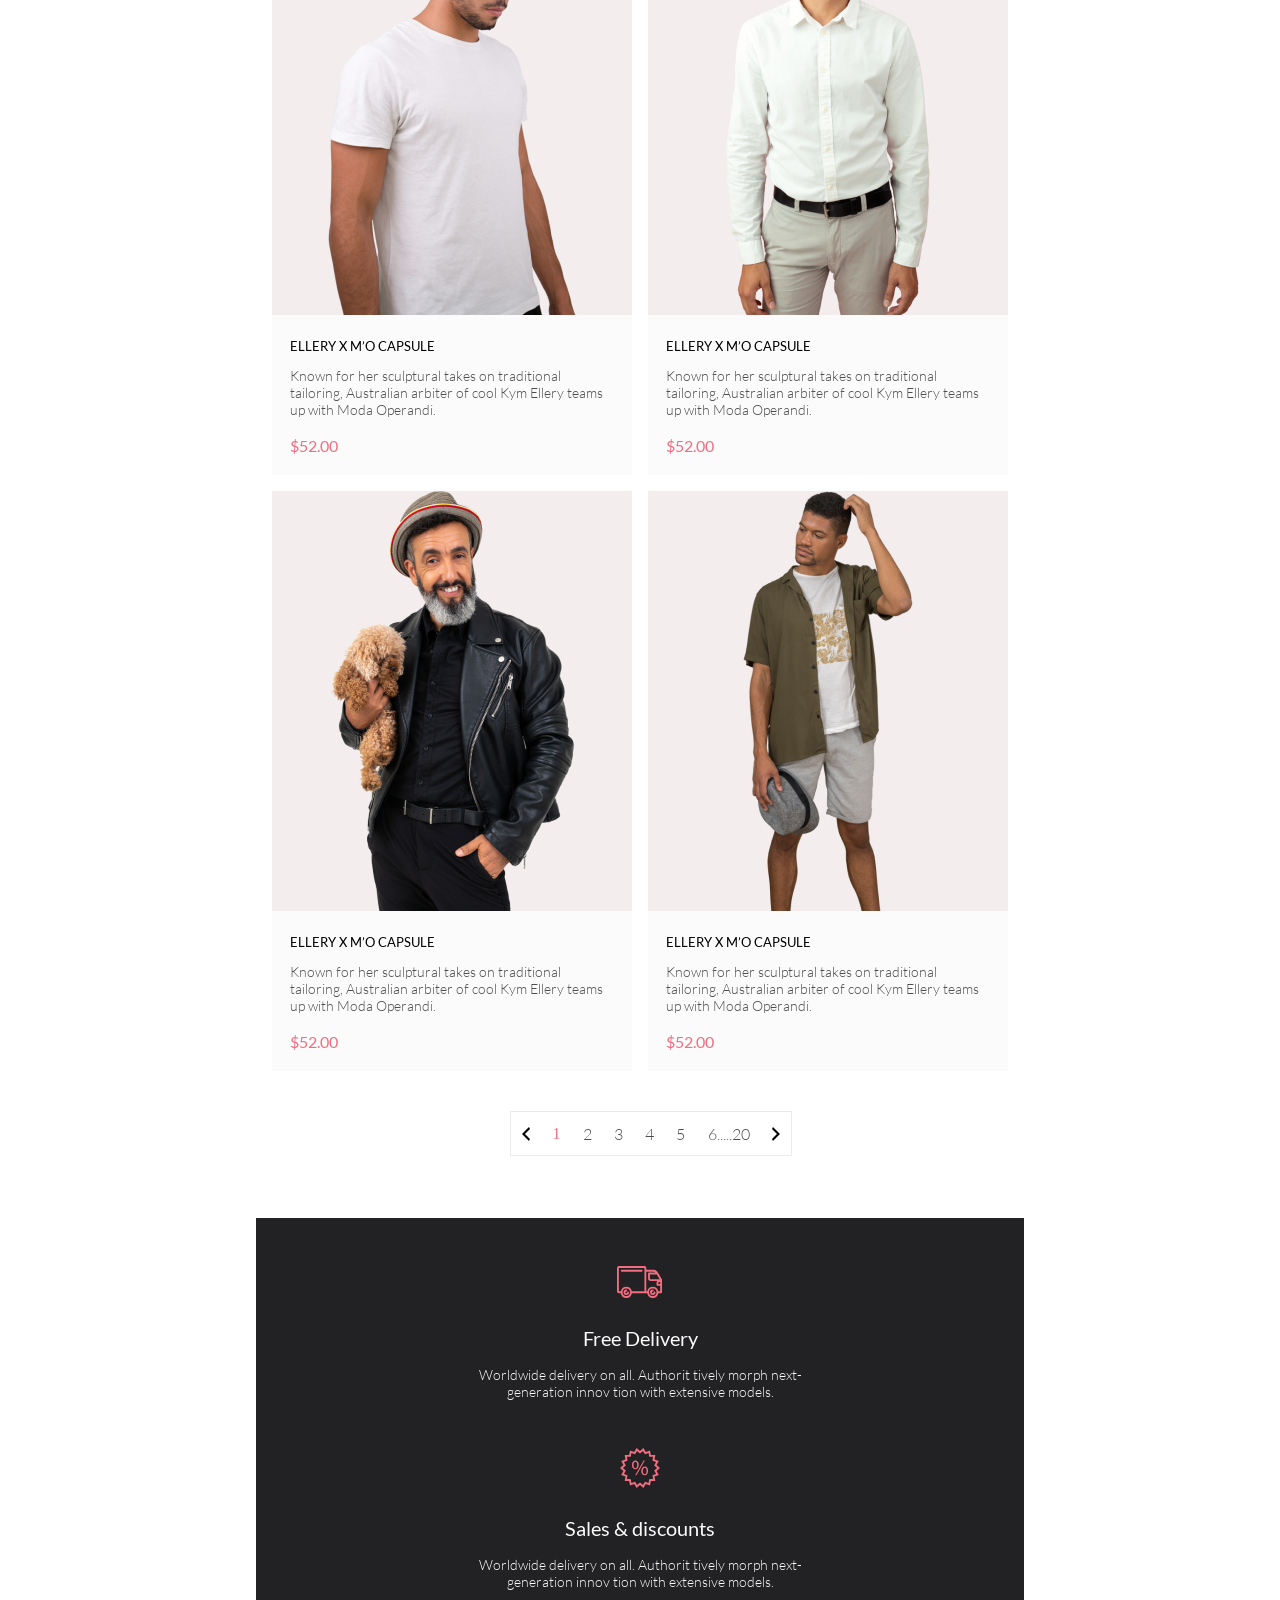
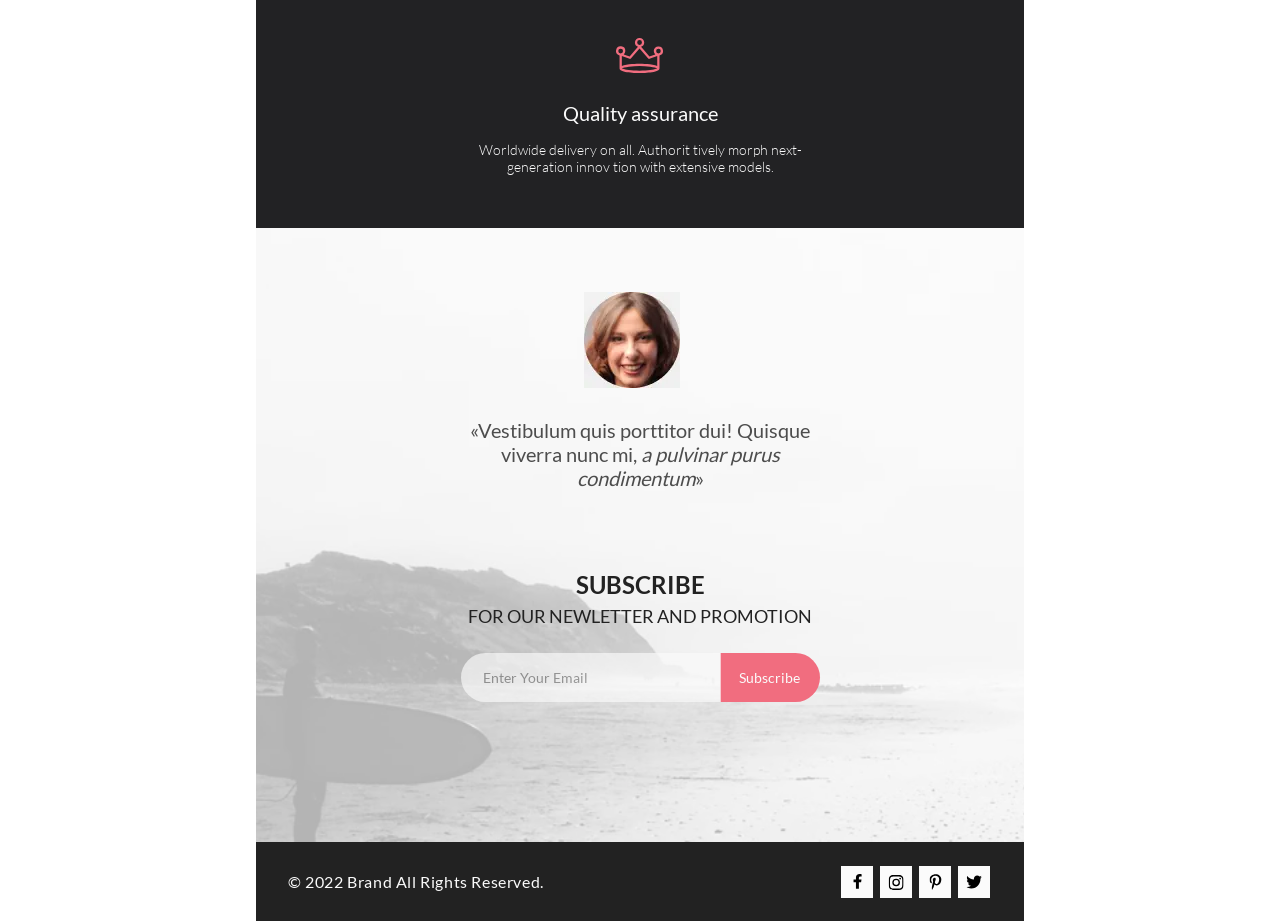
<file: catalog.html>
<!DOCTYPE html>
<html lang="en">

<head>
	<meta charset="UTF-8">
	<meta name="viewport" content="width=device-width, initial-scale=1.0">
	<link rel="stylesheet" href="styles/style.css">
	<title>Document</title>
</head>

<body>
	<h1 style="display:none;">My internet shop</h1>

	<header class="header">
		<div class="header_left_group">
			<a href="#" class="header_left_group_logo">
				<img src="./img/Logo.webp" alt="Логотип сайта">
			</a>
			<button class="header_left_group_button">
				<svg width="26" height="27" viewBox="0 0 26 27" fill="none" xmlns="http://www.w3.org/2000/svg">
					<path
						d="M18.0589 17.6251C19.6705 15.865 20.6275 13.6039 20.769 11.2216C20.9106 8.83932 20.2281 6.48088 18.8362 4.54232C17.4443 2.60377 15.4278 1.20318 13.1252 0.575765C10.8227 -0.0516554 8.37437 0.132305 6.19143 1.09675C4.0085 2.0612 2.22389 3.74739 1.1373 5.87217C0.0507149 7.99695 -0.271678 10.4309 0.224264 12.7653C0.720206 15.0997 2.00428 17.1923 3.86085 18.6919C5.71741 20.1914 8.0334 21.0064 10.4199 21.0001C12.6723 21.0031 14.8638 20.2691 16.6599 18.9101L24.4079 26.7171C24.4934 26.8061 24.5958 26.8772 24.7091 26.9261C24.8225 26.9751 24.9444 27.0009 25.0679 27.0021C25.1916 27.0024 25.314 26.9773 25.4276 26.9283C25.5411 26.8793 25.6434 26.8074 25.7279 26.7171C25.9018 26.5362 25.999 26.295 25.999 26.0441C25.999 25.7931 25.9018 25.5519 25.7279 25.371L18.0589 17.6251ZM1.88589 10.5001C1.89873 8.81477 2.41021 7.17101 3.35586 5.776C4.30151 4.38098 5.63899 3.29715 7.1997 2.66114C8.76042 2.02513 10.4745 1.86542 12.1258 2.20213C13.7772 2.53884 15.2919 3.3569 16.479 4.55319C17.6661 5.74948 18.4725 7.27044 18.7965 8.92433C19.1204 10.5782 18.9475 12.291 18.2995 13.8468C17.6515 15.4026 16.5574 16.7316 15.1551 17.6665C13.7529 18.6014 12.1052 19.1002 10.4199 19.1C8.14843 19.0892 5.97409 18.1775 4.3741 16.5652C2.77412 14.9528 1.87924 12.7715 1.88589 10.5001Z"
						fill="#E8E8E8" />
				</svg>
			</button>
		</div>
		<div class="header_right_group">
			<button class="header_right_group_menu" id="mainmenubutton">
				<svg width="32" height="23" viewBox="0 0 32 23" fill="none" xmlns="http://www.w3.org/2000/svg">
					<path d="M0 23V20.31H32V23H0ZM0 12.76V10.07H32V12.76H0ZM0 2.69V0H32V2.69H0Z" fill="#E8E8E8"/>
				</svg>	
			</button>
			<button class="header_right_group_login hidden hideonphone">
				<svg width="29" height="29" viewBox="0 0 29 29" fill="none" xmlns="http://www.w3.org/2000/svg">
					<path d="M14.5 19.937C19 19.937 22.656 15.464 22.656 9.968C22.656 4.472 19 0 14.5 0C13.3631 0.0217413 12.2463 0.303398 11.2351 0.823397C10.2239 1.34339 9.34507 2.08794 8.66602 3C7.12663 4.99573 6.30819 7.45381 6.34399 9.974C6.34399 15.465 10 19.937 14.5 19.937ZM14.5 1.813C18 1.813 20.844 5.472 20.844 9.969C20.844 14.466 17.998 18.125 14.5 18.125C11.002 18.125 8.15603 14.465 8.15503 9.969C8.15403 5.473 11 1.813 14.5 1.813ZM20.844 18.125C20.6036 18.125 20.373 18.2205 20.203 18.3905C20.033 18.5605 19.9375 18.7911 19.9375 19.0315C19.9375 19.2719 20.033 19.5025 20.203 19.6725C20.373 19.8425 20.6036 19.938 20.844 19.938C22.526 19.9399 24.1386 20.6088 25.3279 21.7982C26.5172 22.9875 27.1861 24.6 27.188 26.282C27.1875 26.5221 27.0918 26.7523 26.922 26.9221C26.7522 27.0918 26.5221 27.1875 26.282 27.188H2.71997C2.47985 27.1875 2.24975 27.0918 2.07996 26.9221C1.91016 26.7523 1.81449 26.5221 1.81396 26.282C1.81608 24.6001 2.48517 22.9877 3.67444 21.7985C4.86371 20.6092 6.47608 19.9401 8.15796 19.938C8.39824 19.938 8.62868 19.8425 8.79858 19.6726C8.96849 19.5027 9.06396 19.2723 9.06396 19.032C9.06396 18.7917 8.96849 18.5613 8.79858 18.3914C8.62868 18.2215 8.39824 18.126 8.15796 18.126C5.99541 18.1279 3.92201 18.9875 2.39258 20.5164C0.863144 22.0453 0.00264777 24.1185 0 26.281C0.000794067 27.0019 0.287502 27.693 0.797241 28.2027C1.30698 28.7125 1.99811 28.9992 2.71899 29H26.282C27.0027 28.9989 27.6936 28.7121 28.2031 28.2024C28.7126 27.6927 28.9992 27.0017 29 26.281C28.9974 24.1187 28.1372 22.0457 26.6083 20.5168C25.0793 18.9878 23.0063 18.1276 20.844 18.125Z" fill="#E8E8E8"/>
				</svg>
			</button>
			<div class="header_right_group_basket hidden hideonphone">
				<div class="header_right_group_basket_count">5</div>
				<svg width="32" height="29" viewBox="0 0 32 29" fill="none" xmlns="http://www.w3.org/2000/svg">
					<path d="M26.1998 29C25.5521 28.9738 24.9404 28.6948 24.4961 28.2227C24.0518 27.7506 23.8103 27.1232 23.8234 26.475C23.8365 25.8269 24.1032 25.2097 24.5662 24.7559C25.0292 24.3022 25.6516 24.048 26.2999 24.048C26.9482 24.048 27.5706 24.3022 28.0336 24.7559C28.4966 25.2097 28.7633 25.8269 28.7764 26.475C28.7895 27.1232 28.5479 27.7506 28.1036 28.2227C27.6593 28.6948 27.0477 28.9738 26.3999 29H26.1998ZM6.75183 26.32C6.75183 25.79 6.90901 25.2718 7.20349 24.8311C7.49797 24.3904 7.91654 24.0469 8.40625 23.844C8.89596 23.6412 9.43484 23.5881 9.95471 23.6915C10.4746 23.7949 10.9521 24.0502 11.3269 24.425C11.7017 24.7998 11.957 25.2773 12.0604 25.7972C12.1638 26.317 12.1107 26.8559 11.9078 27.3456C11.705 27.8353 11.3615 28.2539 10.9208 28.5483C10.4801 28.8428 9.96194 29 9.43188 29C9.07977 29.0003 8.73102 28.9311 8.40564 28.7966C8.08026 28.662 7.7846 28.4646 7.53552 28.2158C7.28645 27.9669 7.08891 27.6713 6.9541 27.3461C6.81929 27.0208 6.74988 26.6721 6.74988 26.32H6.75183ZM10.5519 20.686C10.2924 20.6868 10.0398 20.6024 9.83301 20.4457C9.62617 20.2891 9.47648 20.0689 9.40686 19.819L4.57385 2.36401H1.18091C0.867422 2.36401 0.566761 2.23947 0.345093 2.01781C0.123425 1.79614 -0.00109863 1.49549 -0.00109863 1.18201C-0.00109863 0.868519 0.123425 0.567873 0.345093 0.346205C0.566761 0.124537 0.867422 5.81268e-06 1.18091 5.81268e-06H5.46191C5.7214 -0.00080736 5.97394 0.0837201 6.18066 0.240568C6.38739 0.397416 6.53674 0.617884 6.60583 0.868006L11.4388 18.323H24.6168L28.9999 8.27501H14.3999C14.2417 8.27961 14.0843 8.25242 13.9368 8.19507C13.7893 8.13771 13.6548 8.05134 13.5413 7.94108C13.4277 7.83082 13.3375 7.69891 13.2759 7.55315C13.2143 7.40739 13.1825 7.25075 13.1825 7.0925C13.1825 6.93426 13.2143 6.77762 13.2759 6.63186C13.3375 6.4861 13.4277 6.35419 13.5413 6.24393C13.6548 6.13367 13.7893 6.0473 13.9368 5.98994C14.0843 5.93259 14.2417 5.90541 14.3999 5.91001H30.8129C31.0086 5.90996 31.2011 5.95866 31.3733 6.05172C31.5454 6.14478 31.6917 6.27926 31.7988 6.44301C31.9067 6.60729 31.9723 6.79569 31.9897 6.99145C32.0072 7.18721 31.976 7.38424 31.8989 7.565L26.4939 19.977C26.4015 20.1876 26.2499 20.3668 26.0574 20.4927C25.8649 20.6186 25.6399 20.6858 25.4099 20.686H10.5519Z" fill="#E8E8E8"/>
				</svg>
			</div>
		</div>
	</header>

	<section class="breadcrumb">
		<p class="breadcrumb_left_title">NEW ARRIVALS</p>
		<p class="breadcrumb_right_title">HOME / MEN / <span class="breadcrumb_right_title_span">NEW ARRIVALS</span></p>
	</section>

	<div class="catalog_container">

		<section class="filter">

			<div class="filter_left">
				<details class="filter_left_details">
					<summary class="filter_left_summary">
						<p class="filter_left_summary_text hideonphone">FILTER</p>
						<svg class="filter_left_summary_logo" width="15" height="10" viewBox="0 0 15 10" fill="none"
							xmlns="http://www.w3.org/2000/svg">
							<path
								d="M0.833333 10H4.16667C4.625 10 5 9.625 5 9.16667C5 8.70833 4.625 8.33333 4.16667 8.33333H0.833333C0.375 8.33333 0 8.70833 0 9.16667C0 9.625 0.375 10 0.833333 10ZM0 0.833333C0 1.29167 0.375 1.66667 0.833333 1.66667H14.1667C14.625 1.66667 15 1.29167 15 0.833333C15 0.375 14.625 0 14.1667 0H0.833333C0.375 0 0 0.375 0 0.833333ZM0.833333 5.83333H9.16667C9.625 5.83333 10 5.45833 10 5C10 4.54167 9.625 4.16667 9.16667 4.16667H0.833333C0.375 4.16667 0 4.54167 0 5C0 5.45833 0.375 5.83333 0.833333 5.83333Z"
								fill="black" />
						</svg>
					</summary>
					<div class="filter_left_content">
						<details class="filter_left_content_details">
							<summary class="filter_left_content_summary">CATEGORY</summary>
							<div class="filter_left_content_items">
								<a href="#" class="filter_left_content_item">Accessories</a>
								<a href="#" class="filter_left_content_item">Bags</a>
								<a href="#" class="filter_left_content_item">Denim</a>
								<a href="#" class="filter_left_content_item">Hoodies & Sweatshirts</a>
								<a href="#" class="filter_left_content_item">Jackets & Coats</a>
								<a href="#" class="filter_left_content_item">Polos</a>
								<a href="#" class="filter_left_content_item">Shirts</a>
								<a href="#" class="filter_left_content_item">Shoes</a>
								<a href="#" class="filter_left_content_item">Sweaters & Knits</a>
								<a href="#" class="filter_left_content_item">T-Shirts</a>
								<a href="#" class="filter_left_content_item">Tanks</a>
							</div>
						</details>
						<details class="filter_left_content_details">
							<summary class="filter_left_content_summary">BRAND</summary>
							<div class="filter_left_content_items">
								<a href="#" class="filter_left_content_item">Accessories</a>
								<a href="#" class="filter_left_content_item">Bags</a>
								<a href="#" class="filter_left_content_item">Denim</a>
								<a href="#" class="filter_left_content_item">Hoodies & Sweatshirts</a>
								<a href="#" class="filter_left_content_item">Jackets & Coats</a>
								<a href="#" class="filter_left_content_item">Polos</a>
								<a href="#" class="filter_left_content_item">Shirts</a>
								<a href="#" class="filter_left_content_item">Shoes</a>
								<a href="#" class="filter_left_content_item">Sweaters & Knits</a>
								<a href="#" class="filter_left_content_item">T-Shirts</a>
								<a href="#" class="filter_left_content_item">Tanks</a>
							</div>
						</details>
						<details class="filter_left_content_details">
							<summary class="filter_left_content_summary">DESIGNER</summary>
							<div class="filter_left_content_items">
								<a href="#" class="filter_left_content_item">Accessories</a>
								<a href="#" class="filter_left_content_item">Bags</a>
								<a href="#" class="filter_left_content_item">Denim</a>
								<a href="#" class="filter_left_content_item">Hoodies & Sweatshirts</a>
								<a href="#" class="filter_left_content_item">Jackets & Coats</a>
								<a href="#" class="filter_left_content_item">Polos</a>
								<a href="#" class="filter_left_content_item">Shirts</a>
								<a href="#" class="filter_left_content_item">Shoes</a>
								<a href="#" class="filter_left_content_item">Sweaters & Knits</a>
								<a href="#" class="filter_left_content_item">T-Shirts</a>
								<a href="#" class="filter_left_content_item">Tanks</a>
							</div>
						</details>
					</div>
				</details>
			</div>

			<div class="filter_right">
				<div class="filter_right_trending">
					<details class="filter_right_details">
						<summary class="filter_right_summary">
							<p class="filter_right_summary_text">TRENDING NOW</p>
							<svg class="filter_right_summary_logo" width="11" height="5" viewBox="0 0 11 5" fill="none"
								xmlns="http://www.w3.org/2000/svg">
								<path
									d="M5.00214 5.00214C4.83521 5.00247 4.67343 4.94433 4.54488 4.83782L0.258102 1.2655C0.112196 1.14422 0.0204417 0.969958 0.00302325 0.781035C-0.0143952 0.592112 0.0439493 0.404007 0.165221 0.258101C0.286493 0.112196 0.460759 0.0204417 0.649682 0.00302327C0.838605 -0.0143952 1.02671 0.043949 1.17262 0.165221L5.00214 3.36602L8.83167 0.279536C8.90475 0.220188 8.98884 0.175869 9.0791 0.149125C9.16937 0.122382 9.26403 0.113741 9.35764 0.1237C9.45126 0.133659 9.54198 0.162021 9.6246 0.207156C9.70722 0.252292 9.7801 0.313311 9.83906 0.386705C9.90449 0.460167 9.95405 0.546351 9.98462 0.639855C10.0152 0.733359 10.0261 0.83217 10.0167 0.930097C10.0073 1.02802 9.97784 1.12296 9.93005 1.20895C9.88227 1.29494 9.81723 1.37013 9.73904 1.42982L5.45225 4.88068C5.32002 4.97036 5.16154 5.01312 5.00214 5.00214Z"
									fill="#6F6E6E" />
							</svg>
						</summary>
						<div class="filter_right_content">
							<div class="filter_right_content_checkbox_container">
								<input type="checkbox" id="trending01" class="filter_right_content_checkbox" />
								<label for="trending01" class="filter_right_content_checkbox_label">XS</label>
							</div>
							<div class="filter_right_content_checkbox_container">
								<input type="checkbox" id="trending02" class="filter_right_content_checkbox" />
								<label for="trending02" class="filter_right_content_checkbox_label">S</label>
							</div>
							<div class="filter_right_content_checkbox_container">
								<input type="checkbox" id="trending03" class="filter_right_content_checkbox" />
								<label for="trending03" class="filter_right_content_checkbox_label">M</label>
							</div>
							<div class="filter_right_content_checkbox_container">
								<input type="checkbox" id="trending04" class="filter_right_content_checkbox" />
								<label for="trending04" class="filter_right_content_checkbox_label">L</label>
							</div>
						</div>
					</details>
				</div>
				<div class="filter_right_size">
					<details class="filter_right_details">
						<summary class="filter_right_summary">
							<p class="filter_right_summary_text">SIZE</p>
							<svg class="filter_right_summary_logo" width="11" height="5" viewBox="0 0 11 5" fill="none"
								xmlns="http://www.w3.org/2000/svg">
								<path
									d="M5.00214 5.00214C4.83521 5.00247 4.67343 4.94433 4.54488 4.83782L0.258102 1.2655C0.112196 1.14422 0.0204417 0.969958 0.00302325 0.781035C-0.0143952 0.592112 0.0439493 0.404007 0.165221 0.258101C0.286493 0.112196 0.460759 0.0204417 0.649682 0.00302327C0.838605 -0.0143952 1.02671 0.043949 1.17262 0.165221L5.00214 3.36602L8.83167 0.279536C8.90475 0.220188 8.98884 0.175869 9.0791 0.149125C9.16937 0.122382 9.26403 0.113741 9.35764 0.1237C9.45126 0.133659 9.54198 0.162021 9.6246 0.207156C9.70722 0.252292 9.7801 0.313311 9.83906 0.386705C9.90449 0.460167 9.95405 0.546351 9.98462 0.639855C10.0152 0.733359 10.0261 0.83217 10.0167 0.930097C10.0073 1.02802 9.97784 1.12296 9.93005 1.20895C9.88227 1.29494 9.81723 1.37013 9.73904 1.42982L5.45225 4.88068C5.32002 4.97036 5.16154 5.01312 5.00214 5.00214Z"
									fill="#6F6E6E" />
							</svg>
						</summary>
						<div class="filter_right_content">
							<div class="filter_right_content_checkbox_container">
								<input type="checkbox" id="trending01" class="filter_right_content_checkbox" />
								<label for="trending01" class="filter_right_content_checkbox_label">XS</label>
							</div>
							<div class="filter_right_content_checkbox_container">
								<input type="checkbox" id="trending02" class="filter_right_content_checkbox" />
								<label for="trending02" class="filter_right_content_checkbox_label">S</label>
							</div>
							<div class="filter_right_content_checkbox_container">
								<input type="checkbox" id="trending03" class="filter_right_content_checkbox" />
								<label for="trending03" class="filter_right_content_checkbox_label">M</label>
							</div>
							<div class="filter_right_content_checkbox_container">
								<input type="checkbox" id="trending04" class="filter_right_content_checkbox" />
								<label for="trending04" class="filter_right_content_checkbox_label">L</label>
							</div>
						</div>
					</details>
				</div>
				<div class="filter_right_price">
					<details class="filter_right_details">
						<summary class="filter_right_summary">
							<p class="filter_right_summary_text">PRICE</p>
							<svg class="filter_right_summary_logo" width="11" height="5" viewBox="0 0 11 5" fill="none"
								xmlns="http://www.w3.org/2000/svg">
								<path
									d="M5.00214 5.00214C4.83521 5.00247 4.67343 4.94433 4.54488 4.83782L0.258102 1.2655C0.112196 1.14422 0.0204417 0.969958 0.00302325 0.781035C-0.0143952 0.592112 0.0439493 0.404007 0.165221 0.258101C0.286493 0.112196 0.460759 0.0204417 0.649682 0.00302327C0.838605 -0.0143952 1.02671 0.043949 1.17262 0.165221L5.00214 3.36602L8.83167 0.279536C8.90475 0.220188 8.98884 0.175869 9.0791 0.149125C9.16937 0.122382 9.26403 0.113741 9.35764 0.1237C9.45126 0.133659 9.54198 0.162021 9.6246 0.207156C9.70722 0.252292 9.7801 0.313311 9.83906 0.386705C9.90449 0.460167 9.95405 0.546351 9.98462 0.639855C10.0152 0.733359 10.0261 0.83217 10.0167 0.930097C10.0073 1.02802 9.97784 1.12296 9.93005 1.20895C9.88227 1.29494 9.81723 1.37013 9.73904 1.42982L5.45225 4.88068C5.32002 4.97036 5.16154 5.01312 5.00214 5.00214Z"
									fill="#6F6E6E" />
							</svg>
						</summary>
						<div class="filter_right_content">
							<div class="filter_right_content_checkbox_container">
								<input type="checkbox" id="trending01" class="filter_right_content_checkbox" />
								<label for="trending01" class="filter_right_content_checkbox_label">XS</label>
							</div>
							<div class="filter_right_content_checkbox_container">
								<input type="checkbox" id="trending02" class="filter_right_content_checkbox" />
								<label for="trending02" class="filter_right_content_checkbox_label">S</label>
							</div>
							<div class="filter_right_content_checkbox_container">
								<input type="checkbox" id="trending03" class="filter_right_content_checkbox" />
								<label for="trending03" class="filter_right_content_checkbox_label">M</label>
							</div>
							<div class="filter_right_content_checkbox_container">
								<input type="checkbox" id="trending04" class="filter_right_content_checkbox" />
								<label for="trending04" class="filter_right_content_checkbox_label">L</label>
							</div>
						</div>
					</details>
				</div>
			</div>
		</section>

		<div class="blank132"></div>

		<section class="products margin_top_none">
			<div class="cards">
				<div class="card">
					<img class="card_image" src="./img/card1.webp" alt="Карточка товара 1">
					<div class="card_image__selected">
						<button class="add-to-card-button">
							<img src="./img/Basket.webp" alt="Значок добавления в корзину">
							Add to&nbsp;Card
						</button>
					</div>
					<h3 class="card_header">ELLERY X&nbsp;M&rsquo;O CAPSULE</h3>
					<p class="card_text">Known for her sculptural takes on&nbsp;traditional tailoring, Australian
						arbiter
						of&nbsp;cool Kym
						Ellery teams up&nbsp;with Moda
						Operandi.</p>
					<p class="card_price">$52.00</p>
				</div>
				<div class="card">
					<img class="card_image" src="./img/card12.webp" alt="Карточка товара 1">
					<div class="card_image__selected">
						<button class="add-to-card-button">
							<img src="./img/Basket.webp" alt="Значок добавления в корзину">
							Add to&nbsp;Card
						</button>
					</div>
					<h3 class="card_header">ELLERY X&nbsp;M&rsquo;O CAPSULE</h3>
					<p class="card_text">Known for her sculptural takes on&nbsp;traditional tailoring, Australian
						arbiter
						of&nbsp;cool Kym
						Ellery teams up&nbsp;with Moda
						Operandi.</p>
					<p class="card_price">$52.00</p>
				</div>
				<div class="card hideontablet hideonphone">
					<img class="card_image" src="./img/card3.webp" alt="Карточка товара 3">
					<div class="card_image__selected">
						<button class="add-to-card-button">
							<img src="./img/Basket.webp" alt="Значок добавления в корзину">
							Add to&nbsp;Card
						</button>
					</div>
					<h3 class="card_header">ELLERY X&nbsp;M&rsquo;O CAPSULE</h3>
					<p class="card_text">Known for her sculptural takes on&nbsp;traditional tailoring, Australian
						arbiter
						of&nbsp;cool Kym
						Ellery teams up&nbsp;with Moda
						Operandi.</p>
					<p class="card_price">$52.00</p>
				</div>
				<div class="card">
					<img class="card_image" src="./img/card4.webp" alt="Карточка товара 4">
					<div class="card_image__selected">
						<button class="add-to-card-button">
							<img src="./img/Basket.webp" alt="Значок добавления в корзину">
							Add to&nbsp;Card
						</button>
					</div>
					<h3 class="card_header">ELLERY X&nbsp;M&rsquo;O CAPSULE</h3>
					<p class="card_text">Known for her sculptural takes on&nbsp;traditional tailoring, Australian
						arbiter
						of&nbsp;cool Kym
						Ellery teams up&nbsp;with Moda
						Operandi.</p>
					<p class="card_price">$52.00</p>
				</div>
				<div class="card">
					<img class="card_image" src="./img/card7.webp" alt="Карточка товара 4">
					<div class="card_image__selected">
						<button class="add-to-card-button">
							<img src="./img/Basket.webp" alt="Значок добавления в корзину">
							Add to&nbsp;Card
						</button>
					</div>
					<h3 class="card_header">ELLERY X&nbsp;M&rsquo;O CAPSULE</h3>
					<p class="card_text">Known for her sculptural takes on&nbsp;traditional tailoring, Australian
						arbiter
						of&nbsp;cool Kym
						Ellery teams up&nbsp;with Moda
						Operandi.</p>
					<p class="card_price">$52.00</p>
				</div>
				<div class="card">
					<img class="card_image" src="./img/card8.webp" alt="Карточка товара 4">
					<div class="card_image__selected">
						<button class="add-to-card-button">
							<img src="./img/Basket.webp" alt="Значок добавления в корзину">
							Add to&nbsp;Card
						</button>
					</div>
					<h3 class="card_header">ELLERY X&nbsp;M&rsquo;O CAPSULE</h3>
					<p class="card_text">Known for her sculptural takes on&nbsp;traditional tailoring, Australian
						arbiter
						of&nbsp;cool Kym
						Ellery teams up&nbsp;with Moda
						Operandi.</p>
					<p class="card_price">$52.00</p>
				</div>
				<div class="card">
					<img class="card_image" src="./img/card9.webp" alt="Карточка товара 4">
					<div class="card_image__selected">
						<button class="add-to-card-button">
							<img src="./img/Basket.webp" alt="Значок добавления в корзину">
							Add to&nbsp;Card
						</button>
					</div>
					<h3 class="card_header">ELLERY X&nbsp;M&rsquo;O CAPSULE</h3>
					<p class="card_text">Known for her sculptural takes on&nbsp;traditional tailoring, Australian
						arbiter
						of&nbsp;cool Kym
						Ellery teams up&nbsp;with Moda
						Operandi.</p>
					<p class="card_price">$52.00</p>
				</div>
				<div class="card">
					<img class="card_image" src="./img/card10.webp" alt="Карточка товара 4">
					<div class="card_image__selected">
						<button class="add-to-card-button">
							<img src="./img/Basket.webp" alt="Значок добавления в корзину">
							Add to&nbsp;Card
						</button>
					</div>
					<h3 class="card_header">ELLERY X&nbsp;M&rsquo;O CAPSULE</h3>
					<p class="card_text">Known for her sculptural takes on&nbsp;traditional tailoring, Australian
						arbiter
						of&nbsp;cool Kym
						Ellery teams up&nbsp;with Moda
						Operandi.</p>
					<p class="card_price">$52.00</p>
				</div>
				<div class="card">
					<img class="card_image" src="./img/card11.webp" alt="Карточка товара 4">
					<div class="card_image__selected">
						<button class="add-to-card-button">
							<img src="./img/Basket.webp" alt="Значок добавления в корзину">
							Add to&nbsp;Card
						</button>
					</div>
					<h3 class="card_header">ELLERY X&nbsp;M&rsquo;O CAPSULE</h3>
					<p class="card_text">Known for her sculptural takes on&nbsp;traditional tailoring, Australian
						arbiter
						of&nbsp;cool Kym
						Ellery teams up&nbsp;with Moda
						Operandi.</p>
					<p class="card_price">$52.00</p>
				</div>
			</div>
		</section>

		<section class="catalog_pagination">
			<div class="catalog_pagination_element">
				<svg width="8" height="14" viewBox="0 0 8 14" fill="none" xmlns="http://www.w3.org/2000/svg">
					<path d="M7.995 2L2.995 7L7.995 12L6.995 14L-0.00500488 7L6.995 0L7.995 2Z" fill="black" />
				</svg>
				<p class="catalog_pagination_element_num_selected">1</p>
				<p class="catalog_pagination_element_num">2</p>
				<p class="catalog_pagination_element_num">3</p>
				<p class="catalog_pagination_element_num">4</p>
				<p class="catalog_pagination_element_num">5</p>
				<p class="catalog_pagination_element_num">6.....20</p>
				<svg width="8" height="14" viewBox="0 0 8 14" fill="none" xmlns="http://www.w3.org/2000/svg">
					<path d="M-0.00500488 12L4.995 7L-0.00500488 2L0.994995 0L7.995 7L0.994995 14L-0.00500488 12Z"
						fill="black" />
				</svg>
			</div>
		</section>

	</div>

	<section class="feature">
		<div class="feature-item">
			<svg xmlns="http://www.w3.org/2000/svg" width="46" height="32" fill="none">
				<path fill="#F16D7F"
					d="M30.287 27.243H14.81a5.562 5.562 0 0 1-10.987 0H1.886a1.869 1.869 0 0 1-1.857-1.876V1.877A1.869 1.869 0 0 1 1.886 0h25.55a1.868 1.868 0 0 1 1.857 1.877v1.905h7.12a.9.9 0 0 1 .239.031c2.3.2 3.457 1.4 4.677 3.462l3.559 6.094c.085.145.13.31.13.477v12.458a.934.934 0 0 1-.93.938h-2.813a5.562 5.562 0 0 1-10.987 0h-.001Zm1.778-.939a3.715 3.715 0 1 0 3.716-3.755 3.74 3.74 0 0 0-3.716 3.755Zm-26.464 0a3.715 3.715 0 1 0 3.716-3.755A3.74 3.74 0 0 0 5.6 26.304Zm35.672-.938h1.886v-5.618h-2.736a.932.932 0 0 1-.93-.938v-1.847c0-.72.276-1.414.77-1.938h-6.378a.927.927 0 0 1-.23-.03 2.824 2.824 0 0 1-2.573-2.823v-4.7a.936.936 0 0 1 .929-.939h6.483a3.354 3.354 0 0 0-2.578-.88h-6.623v19.709h.994a5.561 5.561 0 0 1 10.987 0l-.001.004Zm-26.464 0h12.627V1.876H1.886v23.49h1.937a5.562 5.562 0 0 1 10.987 0h-.001Zm26.542-8.4v.909h1.808v-1.847h-.88a.934.934 0 0 0-.927.935l-.001.003Zm-8.413-4.792a.955.955 0 0 0 .947.958c.064 0 .127.006.19.02H42.6l-2.766-4.736h-6.9l.004 3.758Zm.093 14.132a2.766 2.766 0 0 1 2.749-2.777.938.938 0 0 1 0 1.876.9.9 0 1 0 .892.9.928.928 0 0 1 1.857 0 2.75 2.75 0 1 1-5.5 0h.002Zm-26.464 0a2.766 2.766 0 0 1 2.749-2.777.938.938 0 0 1 0 1.876.9.9 0 1 0 .892.9.929.929 0 0 1 1.857 0 2.75 2.75 0 1 1-5.5 0h.002ZM4.709 5.66a.938.938 0 1 1 0-1.876h19.9a.938.938 0 1 1 0 1.876h-19.9Z" />
			</svg>
			<h2 class="feature-item__header">Free Delivery</h2>
			<p class="feature-item__text">Worldwide delivery on&nbsp;all. Authorit tively morph next-generation innov
				tion
				with
				extensive models.</p>
		</div>
		<div class="feature-item">
			<svg xmlns="http://www.w3.org/2000/svg" width="40" height="40" fill="none">
				<path fill="#F16D7F"
					d="m19.994 37.024-3.471 2.9-2.288-3.92-4.24 1.512-.822-4.48-4.493-.045.732-4.5-4.208-1.6 2.21-3.966L0 19.96l3.412-2.967-2.21-3.965 4.209-1.6-.733-4.495 4.494-.044.822-4.48 4.24 1.51L16.522 0l3.47 2.9L23.465 0l2.289 3.92 4.24-1.511.82 4.48 4.495.046-.732 4.495 4.208 1.6-2.21 3.966 3.412 2.965-3.412 2.967 2.209 3.966-4.21 1.6.734 4.494-4.495.045-.821 4.48-4.238-1.51-2.29 3.92-3.47-2.9ZM21.2 35.54l1.76 1.471 1.162-1.99.792-1.356 1.468.523 2.15.768.418-2.273.285-1.555 1.56-.016 2.283-.021-.372-2.282-.254-1.56 1.459-.554 2.134-.813-1.12-2.01-.766-1.375 1.183-1.027 1.734-1.51-1.733-1.5-1.183-1.03.766-1.375 1.12-2.011-2.133-.811-1.46-.553.256-1.56.372-2.281-2.282-.023-1.56-.016-.285-1.554-.416-2.273-2.152.767-1.468.523-.793-1.357-1.162-1.99-1.762 1.47-1.205 1.006-1.205-1.005-1.761-1.471-1.161 1.989-.792 1.357-1.47-.523-2.15-.768-.417 2.274-.285 1.554-1.56.016-2.281.022.372 2.282.254 1.558-1.46.555-2.134.81 1.12 2.012.767 1.375-1.183 1.029-1.734 1.508 1.733 1.507 1.183 1.029-.766 1.375-1.121 2.01 2.133.81 1.46.555-.255 1.559-.371 2.284 2.28.023 1.56.016.286 1.555.417 2.272 2.152-.767 1.469-.523.792 1.357 1.162 1.99 1.76-1.471 1.206-1.005 1.204.998Zm.118-12.521c0-2.927 1.565-4.555 3.459-4.555 2.006 0 3.3 1.563 3.3 4.33 0 3.059-1.585 4.577-3.415 4.577-1.78 0-3.324-1.45-3.344-4.352Zm1.52-.088c-.022 1.85.683 3.258 1.873 3.258 1.277 0 1.85-1.385 1.85-3.3 0-1.765-.507-3.237-1.85-3.237-1.211-.004-1.872 1.45-1.872 3.278Zm-7.644 4.4 8.415-14.719h1.233l-8.415 14.719h-1.233ZM11.979 16.99c0-2.9 1.563-4.532 3.458-4.532 2 0 3.326 1.564 3.326 4.332 0 3.058-1.586 4.575-3.436 4.575-1.783 0-3.327-1.45-3.348-4.374v-.001Zm1.542-.066c-.044 1.85.64 3.257 1.85 3.259 1.277 0 1.85-1.384 1.85-3.3 0-1.766-.507-3.238-1.85-3.238-1.21-.003-1.85 1.447-1.85 3.28v-.001Z" />
			</svg>
			<h2 class="feature-item__header">Sales &amp;&nbsp;discounts</h2>
			<p class="feature-item__text">Worldwide delivery on&nbsp;all. Authorit tively morph next-generation innov
				tion
				with
				extensive models.</p>
		</div>
		<div class="feature-item">
			<svg xmlns="http://www.w3.org/2000/svg" width="48" height="35" fill="none">
				<path fill="#F16D7F"
					d="M42.393 8.536a4.6 4.6 0 0 0-4.646 4.533 4.456 4.456 0 0 0 1.56 3.365l-5.86 2.055-8.339-9.683a4.536 4.536 0 0 0 3.1-4.256 4.646 4.646 0 0 0-9.29 0 4.544 4.544 0 0 0 3.045 4.242l-8.352 9.7-5.858-2.055a4.457 4.457 0 0 0 1.558-3.365 4.647 4.647 0 1 0-5.745 4.393v12.29c.007.083.024.163.05.242-.033.126-.05.257-.05.388 0 4.412 17.919 4.542 19.962 4.542 2.043 0 19.962-.13 19.962-4.542 0-.131-.018-.262-.05-.388a.899.899 0 0 0 .05-.241V17.465a4.516 4.516 0 0 0-1.093-8.926l-.004-.003ZM21.174 4.552A2.386 2.386 0 1 1 23.56 6.88a2.362 2.362 0 0 1-2.386-2.328Zm-7.59 16.276a1.155 1.155 0 0 0 1.246-.33l8.7-10.1 8.7 10.1a1.155 1.155 0 0 0 1.245.33l7.758-2.724v9.937c-4.885-2.122-16.109-2.2-17.7-2.2-1.591 0-12.819.079-17.7 2.2v-9.937l7.751 2.724Zm9.943 11.889c-8.7 0-14.249-1.011-16.557-1.862a4.63 4.63 0 0 1-1-.474c.722-.521 3.061-1.232 6.966-1.732a93.168 93.168 0 0 1 21.175 0c3.9.5 6.245 1.21 6.965 1.732-.31.198-.645.358-.995.474-2.302.849-7.846 1.862-16.554 1.862ZM2.28 13.069a2.385 2.385 0 1 1 2.386 2.33 2.361 2.361 0 0 1-2.386-2.33Zm40.113 2.33a2.328 2.328 0 1 1 2.386-2.33 2.362 2.362 0 0 1-2.386 2.329Z" />
			</svg>
			<h2 class="feature-item__header">Quality assurance</h2>
			<p class="feature-item__text">Worldwide delivery on&nbsp;all. Authorit tively morph next-generation innov
				tion
				with
				extensive models.</p>
		</div>
	</section>

	<section class="subscribe">
		<img class="subscribe-background" src="./img/Sea.webp" alt="Море на заднем плане">
		<div class="subscribe-info">
			<img class="subscribe-info__image" src="./img/Intersect.webp" alt="Лицо">
			<p class="subscribe-info_text">&laquo;Vestibulum quis porttitor dui! Quisque viverra nunc&nbsp;mi, <span
					class="subscribe-info_text__italic">a&nbsp;pulvinar purus
					condimentum</span>&raquo;</p>
		</div>
		<div class="subscribe-buttongroup">
			<h2 class="subscribe-buttongroup_h3">SUBSCRIBE</h2>
			<p class="subscribe-buttongroup_p">FOR OUR NEWLETTER AND PROMOTION</p>
			<form class="subscribe-buttongroup_form" action="#">
				<input class="subscribe-buttongroup__input" type="email" name="email" id="email"
					placeholder="Enter Your Email">
				<button class="subscribe-buttongroup_button" type="submit">Subscribe</button>
			</form>
		</div>
	</section>

	<footer class="footer">
		<p class="footer-text">&copy;&nbsp;2022 Brand All Rights Reserved.</p>
		<div class="footer_icons">
			<div class="footer_icons-icon hideonphone">
				<svg xmlns="http://www.w3.org/2000/svg" width="11" height="16">
					<path
						d="m9.088 8.28.419-2.664H6.89V3.887c0-.729.366-1.439 1.538-1.439h1.19V.18S8.537 0 7.505 0C5.35 0 3.942 1.276 3.942 3.586v2.03H1.547V8.28h2.395v6.44H6.89V8.28h2.198Z" />
				</svg>
			</div>
			<div class="footer_icons-icon hideonphone">
				<svg xmlns="http://www.w3.org/2000/svg" width="16" height="17">
					<g clip-path="url(#a)">
						<path
							d="M8.137 4.682a3.812 3.812 0 0 0-3.821 3.815 3.812 3.812 0 0 0 3.82 3.815 3.812 3.812 0 0 0 3.822-3.815 3.812 3.812 0 0 0-3.821-3.815Zm0 6.295a2.487 2.487 0 0 1-2.485-2.48 2.485 2.485 0 0 1 4.97 0 2.487 2.487 0 0 1-2.485 2.48Zm4.869-6.451c0 .494-.4.89-.892.89a.89.89 0 1 1 .891-.89Zm2.53.903c-.056-1.192-.329-2.248-1.204-3.118-.87-.87-1.928-1.142-3.122-1.202-1.23-.07-4.919-.07-6.15 0-1.19.056-2.248.329-3.122 1.199-.875.87-1.144 1.925-1.204 3.117-.07 1.229-.07 4.911 0 6.14.056 1.192.329 2.248 1.204 3.117.874.87 1.929 1.143 3.123 1.202 1.23.07 4.918.07 6.149 0 1.194-.056 2.251-.328 3.122-1.202.872-.87 1.145-1.925 1.204-3.117.07-1.229.07-4.908 0-6.136Zm-1.59 7.454a2.513 2.513 0 0 1-1.416 1.414c-.981.389-3.31.3-4.393.3-1.084 0-3.416.085-4.393-.3a2.513 2.513 0 0 1-1.417-1.414c-.39-.98-.3-3.304-.3-4.386 0-1.083-.086-3.41.3-4.386.26-.651.761-1.153 1.417-1.415.98-.388 3.309-.299 4.393-.299 1.084 0 3.415-.086 4.393.3.652.258 1.154.76 1.417 1.414.389.979.3 3.303.3 4.386 0 1.082.089 3.41-.3 4.386Z" />
					</g>
					<defs>
						<clipPath id="a">
							<path fill="#fff" d="M.684 0h14.899v17H.684z" />
						</clipPath>
					</defs>
				</svg>
			</div>
			<div class="footer_icons-icon">
				<svg xmlns="http://www.w3.org/2000/svg" width="13" height="16">
					<g clip-path="url(#a)">
						<path
							d="M6.74.203C3.556.203.408 2.341.408 5.8c0 2.2 1.23 3.45 1.974 3.45.308 0 .484-.863.484-1.106 0-.29-.735-.91-.735-2.119 0-2.513 1.9-4.294 4.358-4.294 2.114 0 3.678 1.21 3.678 3.431 0 1.66-.661 4.772-2.803 4.772-.773 0-1.434-.562-1.434-1.368 0-1.182.82-2.325.82-3.544 0-2.069-2.915-1.694-2.915.806 0 .525.065 1.106.298 1.584-.428 1.857-1.304 4.622-1.304 6.535 0 .59.084 1.172.14 1.762.105.12.053.107.214.047 1.564-2.156 1.509-2.578 2.216-5.4.382.732 1.37 1.125 2.151 1.125 3.297 0 4.777-3.234 4.777-6.15 0-3.103-2.663-5.128-5.587-5.128Z" />
					</g>
					<defs>
						<clipPath id="b">
							<path fill="#fff" d="M.408 0h11.92v16H.407z" />
						</clipPath>
					</defs>
				</svg>
			</div>
			<div class="footer_icons-icon">
				<svg xmlns="http://www.w3.org/2000/svg" width="17" height="16">
					<g clip-path="url(#a)">
						<path
							d="M14.418 4.741c.01.142.01.284.01.426 0 4.335-3.277 9.33-9.267 9.33a9.16 9.16 0 0 1-5.002-1.472c.262.03.515.04.787.04a6.495 6.495 0 0 0 4.044-1.4A3.266 3.266 0 0 1 1.944 9.39c.202.03.404.05.615.05.293 0 .585-.04.857-.111A3.274 3.274 0 0 1 .805 6.112V6.07c.433.244.937.396 1.472.416a3.283 3.283 0 0 1-1.452-2.73c0-.61.161-1.168.444-1.656a9.238 9.238 0 0 0 6.715 3.432 3.727 3.727 0 0 1-.08-.751c0-1.807 1.452-3.28 3.257-3.28a3.24 3.24 0 0 1 2.38 1.036 6.386 6.386 0 0 0 2.067-.792 3.266 3.266 0 0 1-1.432 1.807 6.494 6.494 0 0 0 1.876-.507 7.029 7.029 0 0 1-1.634 1.695Z" />
					</g>
					<defs>
						<clipPath id="c">
							<path fill="#fff" d="M.16 0H16.05v16H.16z" />
						</clipPath>
					</defs>
				</svg>
			</div>
		</div>
	</footer>

	<script>
		const mainmenu = document.getElementById('mainmenu')
		const mainmenubutton = document.getElementById('mainmenubutton')
		mainmenu.hidden = true
		function toggleMenu() {
			mainmenu.hidden = !mainmenu.hidden
		}
		mainmenubutton.addEventListener('click', toggleMenu)
	</script>

</body>

</html>
</file>
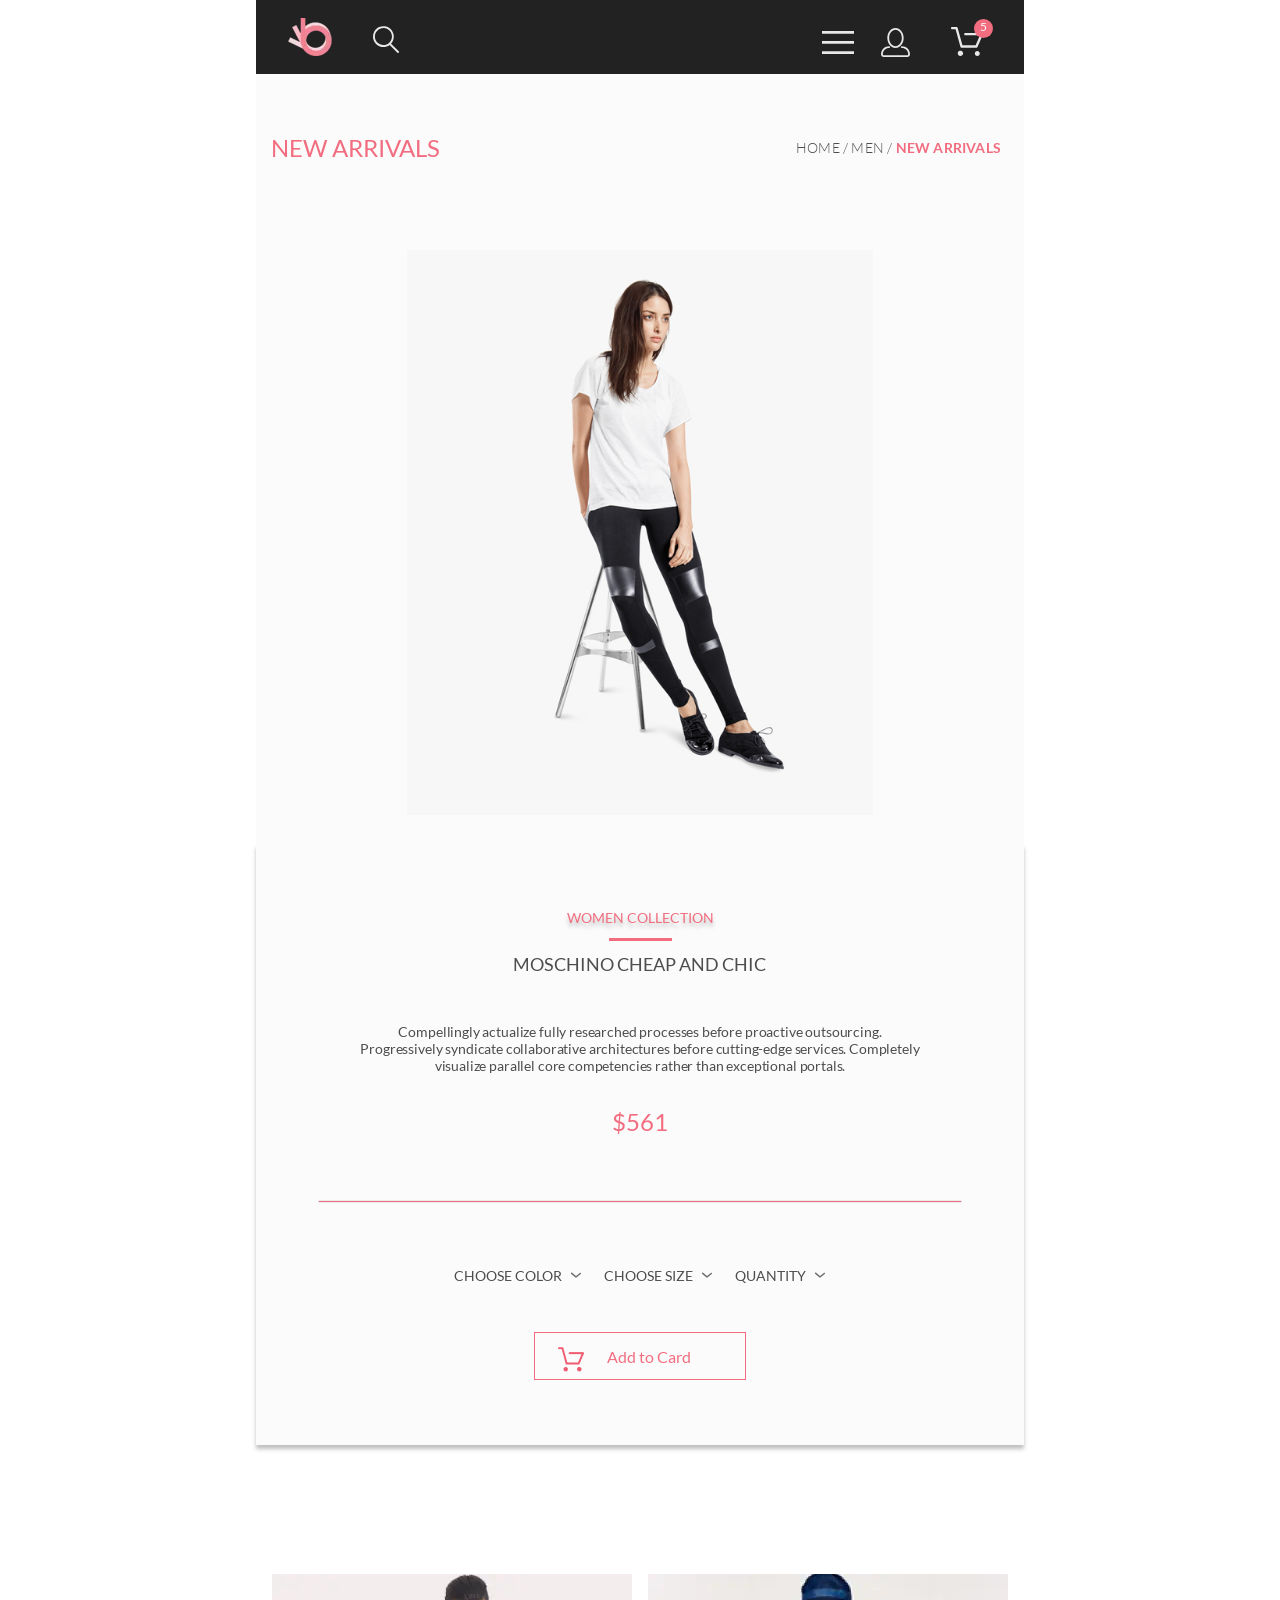
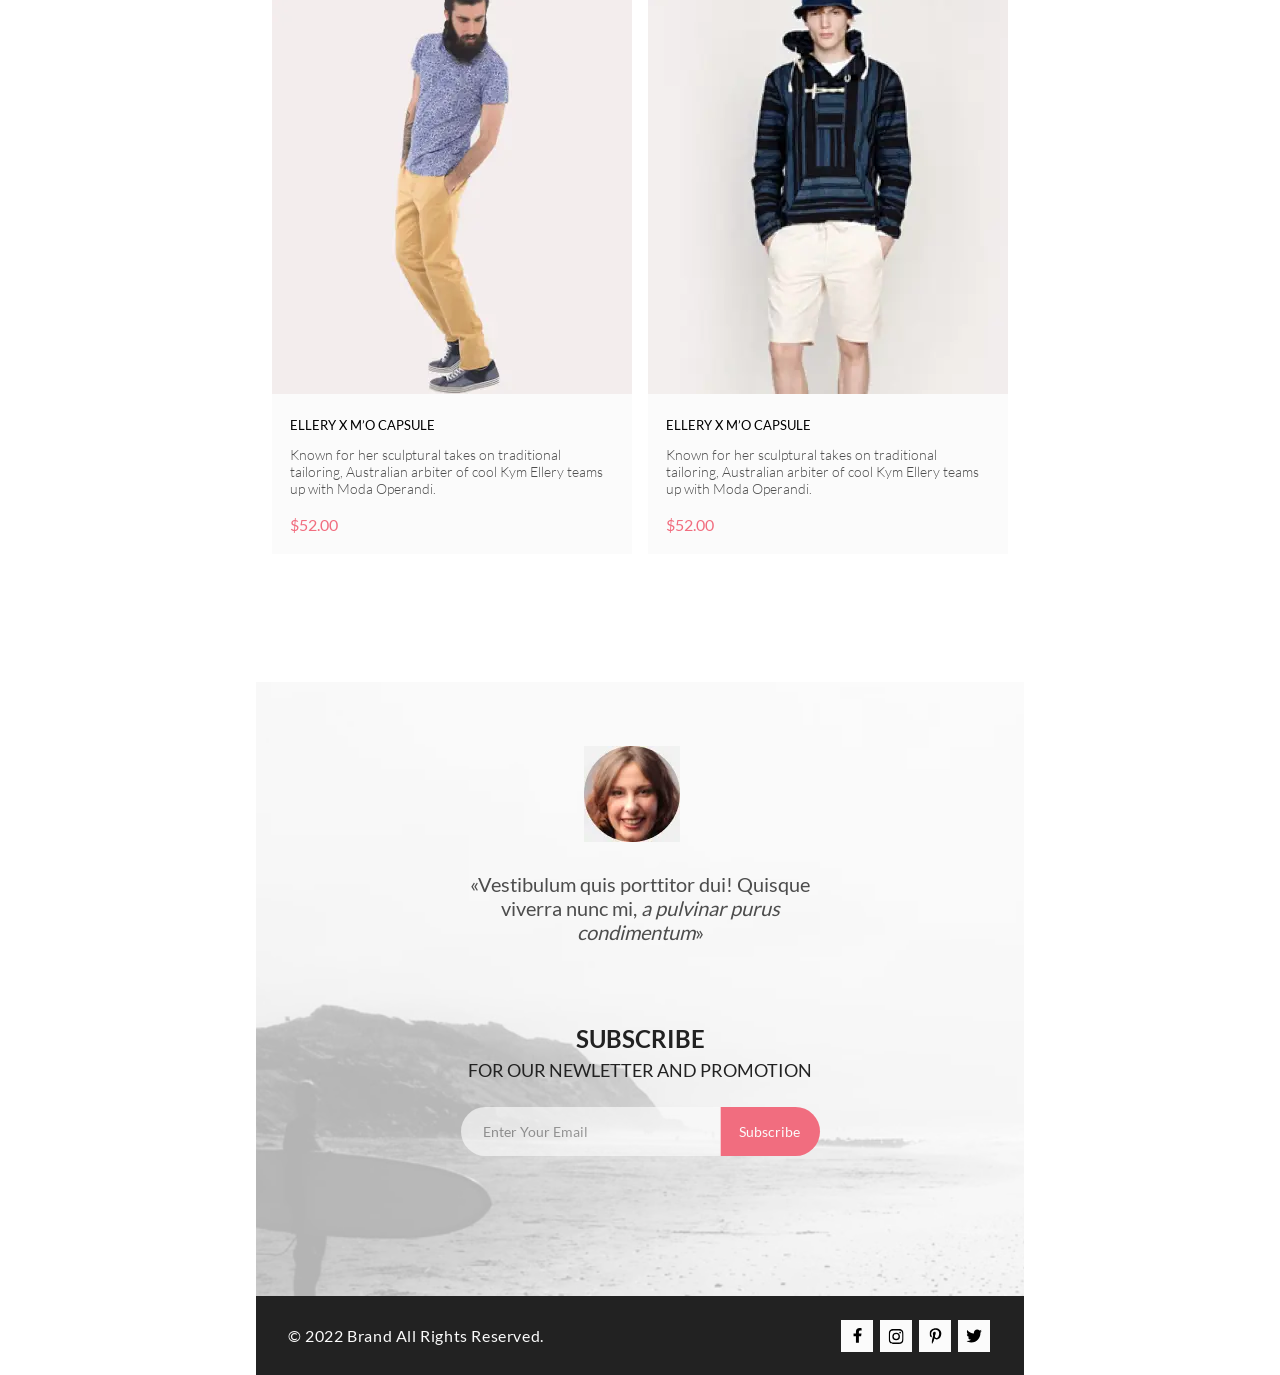
<file: product.html>
<!DOCTYPE html>
<html lang="en">

<head>
	<meta charset="UTF-8">
	<meta name="viewport" content="width=device-width, initial-scale=1.0">
	<link rel="stylesheet" href="styles/style.css">
	<title>Document</title>
</head>

<body>
	<h1 style="display:none;">My internet shop</h1>

	<header class="header">
		<div class="header_left_group">
			<a href="#" class="header_left_group_logo">
				<img src="./img/Logo.webp" alt="Логотип сайта">
			</a>
			<button class="header_left_group_button">
				<svg width="26" height="27" viewBox="0 0 26 27" fill="none" xmlns="http://www.w3.org/2000/svg">
					<path
						d="M18.0589 17.6251C19.6705 15.865 20.6275 13.6039 20.769 11.2216C20.9106 8.83932 20.2281 6.48088 18.8362 4.54232C17.4443 2.60377 15.4278 1.20318 13.1252 0.575765C10.8227 -0.0516554 8.37437 0.132305 6.19143 1.09675C4.0085 2.0612 2.22389 3.74739 1.1373 5.87217C0.0507149 7.99695 -0.271678 10.4309 0.224264 12.7653C0.720206 15.0997 2.00428 17.1923 3.86085 18.6919C5.71741 20.1914 8.0334 21.0064 10.4199 21.0001C12.6723 21.0031 14.8638 20.2691 16.6599 18.9101L24.4079 26.7171C24.4934 26.8061 24.5958 26.8772 24.7091 26.9261C24.8225 26.9751 24.9444 27.0009 25.0679 27.0021C25.1916 27.0024 25.314 26.9773 25.4276 26.9283C25.5411 26.8793 25.6434 26.8074 25.7279 26.7171C25.9018 26.5362 25.999 26.295 25.999 26.0441C25.999 25.7931 25.9018 25.5519 25.7279 25.371L18.0589 17.6251ZM1.88589 10.5001C1.89873 8.81477 2.41021 7.17101 3.35586 5.776C4.30151 4.38098 5.63899 3.29715 7.1997 2.66114C8.76042 2.02513 10.4745 1.86542 12.1258 2.20213C13.7772 2.53884 15.2919 3.3569 16.479 4.55319C17.6661 5.74948 18.4725 7.27044 18.7965 8.92433C19.1204 10.5782 18.9475 12.291 18.2995 13.8468C17.6515 15.4026 16.5574 16.7316 15.1551 17.6665C13.7529 18.6014 12.1052 19.1002 10.4199 19.1C8.14843 19.0892 5.97409 18.1775 4.3741 16.5652C2.77412 14.9528 1.87924 12.7715 1.88589 10.5001Z"
						fill="#E8E8E8" />
				</svg>
			</button>
		</div>
		<div class="header_right_group">
			<button class="header_right_group_menu" id="mainmenubutton">
				<svg width="32" height="23" viewBox="0 0 32 23" fill="none" xmlns="http://www.w3.org/2000/svg">
					<path d="M0 23V20.31H32V23H0ZM0 12.76V10.07H32V12.76H0ZM0 2.69V0H32V2.69H0Z" fill="#E8E8E8"/>
				</svg>	
			</button>
			<button class="header_right_group_login hidden hideonphone">
				<svg width="29" height="29" viewBox="0 0 29 29" fill="none" xmlns="http://www.w3.org/2000/svg">
					<path d="M14.5 19.937C19 19.937 22.656 15.464 22.656 9.968C22.656 4.472 19 0 14.5 0C13.3631 0.0217413 12.2463 0.303398 11.2351 0.823397C10.2239 1.34339 9.34507 2.08794 8.66602 3C7.12663 4.99573 6.30819 7.45381 6.34399 9.974C6.34399 15.465 10 19.937 14.5 19.937ZM14.5 1.813C18 1.813 20.844 5.472 20.844 9.969C20.844 14.466 17.998 18.125 14.5 18.125C11.002 18.125 8.15603 14.465 8.15503 9.969C8.15403 5.473 11 1.813 14.5 1.813ZM20.844 18.125C20.6036 18.125 20.373 18.2205 20.203 18.3905C20.033 18.5605 19.9375 18.7911 19.9375 19.0315C19.9375 19.2719 20.033 19.5025 20.203 19.6725C20.373 19.8425 20.6036 19.938 20.844 19.938C22.526 19.9399 24.1386 20.6088 25.3279 21.7982C26.5172 22.9875 27.1861 24.6 27.188 26.282C27.1875 26.5221 27.0918 26.7523 26.922 26.9221C26.7522 27.0918 26.5221 27.1875 26.282 27.188H2.71997C2.47985 27.1875 2.24975 27.0918 2.07996 26.9221C1.91016 26.7523 1.81449 26.5221 1.81396 26.282C1.81608 24.6001 2.48517 22.9877 3.67444 21.7985C4.86371 20.6092 6.47608 19.9401 8.15796 19.938C8.39824 19.938 8.62868 19.8425 8.79858 19.6726C8.96849 19.5027 9.06396 19.2723 9.06396 19.032C9.06396 18.7917 8.96849 18.5613 8.79858 18.3914C8.62868 18.2215 8.39824 18.126 8.15796 18.126C5.99541 18.1279 3.92201 18.9875 2.39258 20.5164C0.863144 22.0453 0.00264777 24.1185 0 26.281C0.000794067 27.0019 0.287502 27.693 0.797241 28.2027C1.30698 28.7125 1.99811 28.9992 2.71899 29H26.282C27.0027 28.9989 27.6936 28.7121 28.2031 28.2024C28.7126 27.6927 28.9992 27.0017 29 26.281C28.9974 24.1187 28.1372 22.0457 26.6083 20.5168C25.0793 18.9878 23.0063 18.1276 20.844 18.125Z" fill="#E8E8E8"/>
				</svg>
			</button>
			<div class="header_right_group_basket hidden hideonphone">
				<div class="header_right_group_basket_count">5</div>
				<svg width="32" height="29" viewBox="0 0 32 29" fill="none" xmlns="http://www.w3.org/2000/svg">
					<path d="M26.1998 29C25.5521 28.9738 24.9404 28.6948 24.4961 28.2227C24.0518 27.7506 23.8103 27.1232 23.8234 26.475C23.8365 25.8269 24.1032 25.2097 24.5662 24.7559C25.0292 24.3022 25.6516 24.048 26.2999 24.048C26.9482 24.048 27.5706 24.3022 28.0336 24.7559C28.4966 25.2097 28.7633 25.8269 28.7764 26.475C28.7895 27.1232 28.5479 27.7506 28.1036 28.2227C27.6593 28.6948 27.0477 28.9738 26.3999 29H26.1998ZM6.75183 26.32C6.75183 25.79 6.90901 25.2718 7.20349 24.8311C7.49797 24.3904 7.91654 24.0469 8.40625 23.844C8.89596 23.6412 9.43484 23.5881 9.95471 23.6915C10.4746 23.7949 10.9521 24.0502 11.3269 24.425C11.7017 24.7998 11.957 25.2773 12.0604 25.7972C12.1638 26.317 12.1107 26.8559 11.9078 27.3456C11.705 27.8353 11.3615 28.2539 10.9208 28.5483C10.4801 28.8428 9.96194 29 9.43188 29C9.07977 29.0003 8.73102 28.9311 8.40564 28.7966C8.08026 28.662 7.7846 28.4646 7.53552 28.2158C7.28645 27.9669 7.08891 27.6713 6.9541 27.3461C6.81929 27.0208 6.74988 26.6721 6.74988 26.32H6.75183ZM10.5519 20.686C10.2924 20.6868 10.0398 20.6024 9.83301 20.4457C9.62617 20.2891 9.47648 20.0689 9.40686 19.819L4.57385 2.36401H1.18091C0.867422 2.36401 0.566761 2.23947 0.345093 2.01781C0.123425 1.79614 -0.00109863 1.49549 -0.00109863 1.18201C-0.00109863 0.868519 0.123425 0.567873 0.345093 0.346205C0.566761 0.124537 0.867422 5.81268e-06 1.18091 5.81268e-06H5.46191C5.7214 -0.00080736 5.97394 0.0837201 6.18066 0.240568C6.38739 0.397416 6.53674 0.617884 6.60583 0.868006L11.4388 18.323H24.6168L28.9999 8.27501H14.3999C14.2417 8.27961 14.0843 8.25242 13.9368 8.19507C13.7893 8.13771 13.6548 8.05134 13.5413 7.94108C13.4277 7.83082 13.3375 7.69891 13.2759 7.55315C13.2143 7.40739 13.1825 7.25075 13.1825 7.0925C13.1825 6.93426 13.2143 6.77762 13.2759 6.63186C13.3375 6.4861 13.4277 6.35419 13.5413 6.24393C13.6548 6.13367 13.7893 6.0473 13.9368 5.98994C14.0843 5.93259 14.2417 5.90541 14.3999 5.91001H30.8129C31.0086 5.90996 31.2011 5.95866 31.3733 6.05172C31.5454 6.14478 31.6917 6.27926 31.7988 6.44301C31.9067 6.60729 31.9723 6.79569 31.9897 6.99145C32.0072 7.18721 31.976 7.38424 31.8989 7.565L26.4939 19.977C26.4015 20.1876 26.2499 20.3668 26.0574 20.4927C25.8649 20.6186 25.6399 20.6858 25.4099 20.686H10.5519Z" fill="#E8E8E8"/>
				</svg>
			</div>
		</div>
	</header>

	<section class="breadcrumb">
		<p class="breadcrumb_left_title">NEW ARRIVALS</p>
		<p class="breadcrumb_right_title">HOME / MEN / <span class="breadcrumb_right_title_span">NEW ARRIVALS</span></p>
	</section>

	<section class="image_slide">
		<img class="image_slide_img" src="img/Girl.webp" alt="Фото девушки" />
	</section>

	<section class="product_description">
		<div class="product_description_container">
			<p class="product_description_small_title">WOMEN COLLECTION</p>
			<div class="product_description_divider"></div>
			<p class="product_description_big_title">MOSCHINO CHEAP AND CHIC</p>
			<p class="product_description_text">
				Compellingly actualize fully researched processes before proactive outsourcing. <br class="hideonphone"/>
				Progressively syndicate collaborative architectures before cutting-edge services.
				Completely <br class="hideonphone" /> visualize parallel core competencies rather than exceptional portals.
			</p>
			<p class="product_description_price">$561</p>
			<div class="product_description_line"></div>
			<div class="product_description_selector">
				<div class="product_description_selector_item">
					<p class="product_description_selector_item_text">CHOOSE COLOR</p>
					<svg class="product_description_selector_item_narrow" width="11" height="6" viewBox="0 0 11 6" fill="none" xmlns="http://www.w3.org/2000/svg">
						<path
							d="M5.00214 5.64846C4.83521 5.64879 4.67343 5.59016 4.54488 5.48275L0.258102 1.88021C0.112196 1.75791 0.0204417 1.58217 0.00302325 1.39165C-0.0143952 1.20112 0.0439493 1.01143 0.165221 0.864289C0.286493 0.717149 0.460759 0.624619 0.649682 0.607053C0.838605 0.589487 1.02671 0.648325 1.17262 0.770623L5.00214 3.9985L8.83167 0.885905C8.90475 0.826055 8.98884 0.781361 9.0791 0.754391C9.16937 0.727421 9.26403 0.718707 9.35764 0.72875C9.45126 0.738794 9.54198 0.767396 9.6246 0.812913C9.70722 0.85843 9.7801 0.919965 9.83906 0.993981C9.90449 1.06806 9.95405 1.15498 9.98462 1.24927C10.0152 1.34357 10.0261 1.44321 10.0167 1.54197C10.0073 1.64073 9.97784 1.73646 9.93005 1.82318C9.88227 1.9099 9.81723 1.98573 9.73904 2.04592L5.45225 5.52598C5.32002 5.61641 5.16154 5.65954 5.00214 5.64846Z"
							fill="#6F6E6E" />
					</svg>
				</div>
				<div class="product_description_selector_item">
					<p class="product_description_selector_item_text">CHOOSE SIZE</p>
					<svg class="product_description_selector_item_narrow" width="11" height="6" viewBox="0 0 11 6" fill="none" xmlns="http://www.w3.org/2000/svg">
						<path
							d="M5.00214 5.64846C4.83521 5.64879 4.67343 5.59016 4.54488 5.48275L0.258102 1.88021C0.112196 1.75791 0.0204417 1.58217 0.00302325 1.39165C-0.0143952 1.20112 0.0439493 1.01143 0.165221 0.864289C0.286493 0.717149 0.460759 0.624619 0.649682 0.607053C0.838605 0.589487 1.02671 0.648325 1.17262 0.770623L5.00214 3.9985L8.83167 0.885905C8.90475 0.826055 8.98884 0.781361 9.0791 0.754391C9.16937 0.727421 9.26403 0.718707 9.35764 0.72875C9.45126 0.738794 9.54198 0.767396 9.6246 0.812913C9.70722 0.85843 9.7801 0.919965 9.83906 0.993981C9.90449 1.06806 9.95405 1.15498 9.98462 1.24927C10.0152 1.34357 10.0261 1.44321 10.0167 1.54197C10.0073 1.64073 9.97784 1.73646 9.93005 1.82318C9.88227 1.9099 9.81723 1.98573 9.73904 2.04592L5.45225 5.52598C5.32002 5.61641 5.16154 5.65954 5.00214 5.64846Z"
							fill="#6F6E6E" />
					</svg>
				</div>
				<div class="product_description_selector_item">
					<p class="product_description_selector_item_text">QUANTITY</p>
					<svg class="product_description_selector_item_narrow" width="11" height="6" viewBox="0 0 11 6" fill="none" xmlns="http://www.w3.org/2000/svg">
						<path
							d="M5.00214 5.64846C4.83521 5.64879 4.67343 5.59016 4.54488 5.48275L0.258102 1.88021C0.112196 1.75791 0.0204417 1.58217 0.00302325 1.39165C-0.0143952 1.20112 0.0439493 1.01143 0.165221 0.864289C0.286493 0.717149 0.460759 0.624619 0.649682 0.607053C0.838605 0.589487 1.02671 0.648325 1.17262 0.770623L5.00214 3.9985L8.83167 0.885905C8.90475 0.826055 8.98884 0.781361 9.0791 0.754391C9.16937 0.727421 9.26403 0.718707 9.35764 0.72875C9.45126 0.738794 9.54198 0.767396 9.6246 0.812913C9.70722 0.85843 9.7801 0.919965 9.83906 0.993981C9.90449 1.06806 9.95405 1.15498 9.98462 1.24927C10.0152 1.34357 10.0261 1.44321 10.0167 1.54197C10.0073 1.64073 9.97784 1.73646 9.93005 1.82318C9.88227 1.9099 9.81723 1.98573 9.73904 2.04592L5.45225 5.52598C5.32002 5.61641 5.16154 5.65954 5.00214 5.64846Z"
							fill="#6F6E6E" />
					</svg>
				</div>
			</div>
			<button class="product_description_button">
				<img class="product_description_button_logo" src="./img/ColoredBasket.webp"
					alt="Значок добавления в корзину">
				<p class="product_description_button_text">Add to&nbsp;Card</p>
			</button>
		</div>
	</section>

	<section class="products">
		<div class="cards cards_custom_gap">
			<div class="card">
				<img class="card_image" src="./img/card4.webp" alt="Карточка товара 4">
				<div class="card_image__selected">
					<button class="add-to-card-button">
						<img src="./img/Basket.webp" alt="Значок добавления в корзину">
						Add to&nbsp;Card
					</button>
				</div>
				<h3 class="card_header">ELLERY X&nbsp;M&rsquo;O CAPSULE</h3>
				<p class="card_text">Known for her sculptural takes on&nbsp;traditional tailoring, Australian arbiter
					of&nbsp;cool Kym
					Ellery teams up&nbsp;with Moda
					Operandi.</p>
				<p class="card_price">$52.00</p>
			</div>
			<div class="card hideonphone">
				<img class="card_image" src="./img/card3.webp" alt="Карточка товара 3">
				<div class="card_image__selected">
					<button class="add-to-card-button">
						<img src="./img/Basket.webp" alt="Значок добавления в корзину">
						Add to&nbsp;Card
					</button>
				</div>
				<h3 class="card_header">ELLERY X&nbsp;M&rsquo;O CAPSULE</h3>
				<p class="card_text">Known for her sculptural takes on&nbsp;traditional tailoring, Australian arbiter
					of&nbsp;cool Kym
					Ellery teams up&nbsp;with Moda
					Operandi.</p>
				<p class="card_price">$52.00</p>
			</div>
			<div class="card hideontablet">
				<img class="card_image" src="./img/card6.webp" alt="Карточка товара 6">
				<div class="card_image__selected">
					<button class="add-to-card-button">
						<img src="./img/Basket.webp" alt="Значок добавления в корзину">
						Add to&nbsp;Card
					</button>
				</div>
				<h3 class="card_header">ELLERY X&nbsp;M&rsquo;O CAPSULE</h3>
				<p class="card_text">Known for her sculptural takes on&nbsp;traditional tailoring, Australian arbiter
					of&nbsp;cool Kym
					Ellery teams up&nbsp;with Moda
					Operandi.</p>
				<p class="card_price">$52.00</p>
			</div>
		</div>
	</section>

	<div class="blank128"></div>

	<section class="subscribe">
		<img class="subscribe-background" src="./img/Sea.webp" alt="Море на заднем плане">
		<div class="subscribe-info">
			<img class="subscribe-info__image" src="./img/Intersect.webp" alt="Лицо">
			<p class="subscribe-info_text">&laquo;Vestibulum quis porttitor dui! Quisque viverra nunc&nbsp;mi, <span
					class="subscribe-info_text__italic">a&nbsp;pulvinar purus
					condimentum</span>&raquo;</p>
		</div>
		<div class="subscribe-buttongroup">
			<h2 class="subscribe-buttongroup_h3">SUBSCRIBE</h2>
			<p class="subscribe-buttongroup_p">FOR OUR NEWLETTER AND PROMOTION</p>
			<form class="subscribe-buttongroup_form" action="#">
				<input class="subscribe-buttongroup__input" type="email" name="email" id="email"
					placeholder="Enter Your Email">
				<button class="subscribe-buttongroup_button" type="submit">Subscribe</button>
			</form>
		</div>
	</section>
	
	<footer class="footer">
		<p class="footer-text">&copy;&nbsp;2022 Brand All Rights Reserved.</p>
		<div class="footer_icons">
			<div class="footer_icons-icon">
				<svg xmlns="http://www.w3.org/2000/svg" width="11" height="16">
					<path
						d="m9.088 8.28.419-2.664H6.89V3.887c0-.729.366-1.439 1.538-1.439h1.19V.18S8.537 0 7.505 0C5.35 0 3.942 1.276 3.942 3.586v2.03H1.547V8.28h2.395v6.44H6.89V8.28h2.198Z" />
				</svg>
			</div>
			<div class="footer_icons-icon">
				<svg xmlns="http://www.w3.org/2000/svg" width="16" height="17">
					<g clip-path="url(#a)">
						<path
							d="M8.137 4.682a3.812 3.812 0 0 0-3.821 3.815 3.812 3.812 0 0 0 3.82 3.815 3.812 3.812 0 0 0 3.822-3.815 3.812 3.812 0 0 0-3.821-3.815Zm0 6.295a2.487 2.487 0 0 1-2.485-2.48 2.485 2.485 0 0 1 4.97 0 2.487 2.487 0 0 1-2.485 2.48Zm4.869-6.451c0 .494-.4.89-.892.89a.89.89 0 1 1 .891-.89Zm2.53.903c-.056-1.192-.329-2.248-1.204-3.118-.87-.87-1.928-1.142-3.122-1.202-1.23-.07-4.919-.07-6.15 0-1.19.056-2.248.329-3.122 1.199-.875.87-1.144 1.925-1.204 3.117-.07 1.229-.07 4.911 0 6.14.056 1.192.329 2.248 1.204 3.117.874.87 1.929 1.143 3.123 1.202 1.23.07 4.918.07 6.149 0 1.194-.056 2.251-.328 3.122-1.202.872-.87 1.145-1.925 1.204-3.117.07-1.229.07-4.908 0-6.136Zm-1.59 7.454a2.513 2.513 0 0 1-1.416 1.414c-.981.389-3.31.3-4.393.3-1.084 0-3.416.085-4.393-.3a2.513 2.513 0 0 1-1.417-1.414c-.39-.98-.3-3.304-.3-4.386 0-1.083-.086-3.41.3-4.386.26-.651.761-1.153 1.417-1.415.98-.388 3.309-.299 4.393-.299 1.084 0 3.415-.086 4.393.3.652.258 1.154.76 1.417 1.414.389.979.3 3.303.3 4.386 0 1.082.089 3.41-.3 4.386Z" />
					</g>
					<defs>
						<clipPath id="a">
							<path fill="#fff" d="M.684 0h14.899v17H.684z" />
						</clipPath>
					</defs>
				</svg>
			</div>
			<div class="footer_icons-icon">
				<svg xmlns="http://www.w3.org/2000/svg" width="13" height="16">
					<g clip-path="url(#a)">
						<path
							d="M6.74.203C3.556.203.408 2.341.408 5.8c0 2.2 1.23 3.45 1.974 3.45.308 0 .484-.863.484-1.106 0-.29-.735-.91-.735-2.119 0-2.513 1.9-4.294 4.358-4.294 2.114 0 3.678 1.21 3.678 3.431 0 1.66-.661 4.772-2.803 4.772-.773 0-1.434-.562-1.434-1.368 0-1.182.82-2.325.82-3.544 0-2.069-2.915-1.694-2.915.806 0 .525.065 1.106.298 1.584-.428 1.857-1.304 4.622-1.304 6.535 0 .59.084 1.172.14 1.762.105.12.053.107.214.047 1.564-2.156 1.509-2.578 2.216-5.4.382.732 1.37 1.125 2.151 1.125 3.297 0 4.777-3.234 4.777-6.15 0-3.103-2.663-5.128-5.587-5.128Z" />
					</g>
					<defs>
						<clipPath id="b">
							<path fill="#fff" d="M.408 0h11.92v16H.407z" />
						</clipPath>
					</defs>
				</svg>
			</div>
			<div class="footer_icons-icon">
				<svg xmlns="http://www.w3.org/2000/svg" width="17" height="16">
					<g clip-path="url(#a)">
						<path
							d="M14.418 4.741c.01.142.01.284.01.426 0 4.335-3.277 9.33-9.267 9.33a9.16 9.16 0 0 1-5.002-1.472c.262.03.515.04.787.04a6.495 6.495 0 0 0 4.044-1.4A3.266 3.266 0 0 1 1.944 9.39c.202.03.404.05.615.05.293 0 .585-.04.857-.111A3.274 3.274 0 0 1 .805 6.112V6.07c.433.244.937.396 1.472.416a3.283 3.283 0 0 1-1.452-2.73c0-.61.161-1.168.444-1.656a9.238 9.238 0 0 0 6.715 3.432 3.727 3.727 0 0 1-.08-.751c0-1.807 1.452-3.28 3.257-3.28a3.24 3.24 0 0 1 2.38 1.036 6.386 6.386 0 0 0 2.067-.792 3.266 3.266 0 0 1-1.432 1.807 6.494 6.494 0 0 0 1.876-.507 7.029 7.029 0 0 1-1.634 1.695Z" />
					</g>
					<defs>
						<clipPath id="c">
							<path fill="#fff" d="M.16 0H16.05v16H.16z" />
						</clipPath>
					</defs>
				</svg>
			</div>
		</div>
	</footer>

	<script>
		const mainmenu = document.getElementById('mainmenu')
		const mainmenubutton = document.getElementById('mainmenubutton')

		mainmenu.hidden = true

		function toggleMenu() {
			mainmenu.hidden = !mainmenu.hidden
		}

		mainmenubutton.addEventListener('click', toggleMenu)

	</script>
</body>

</html>
</file>
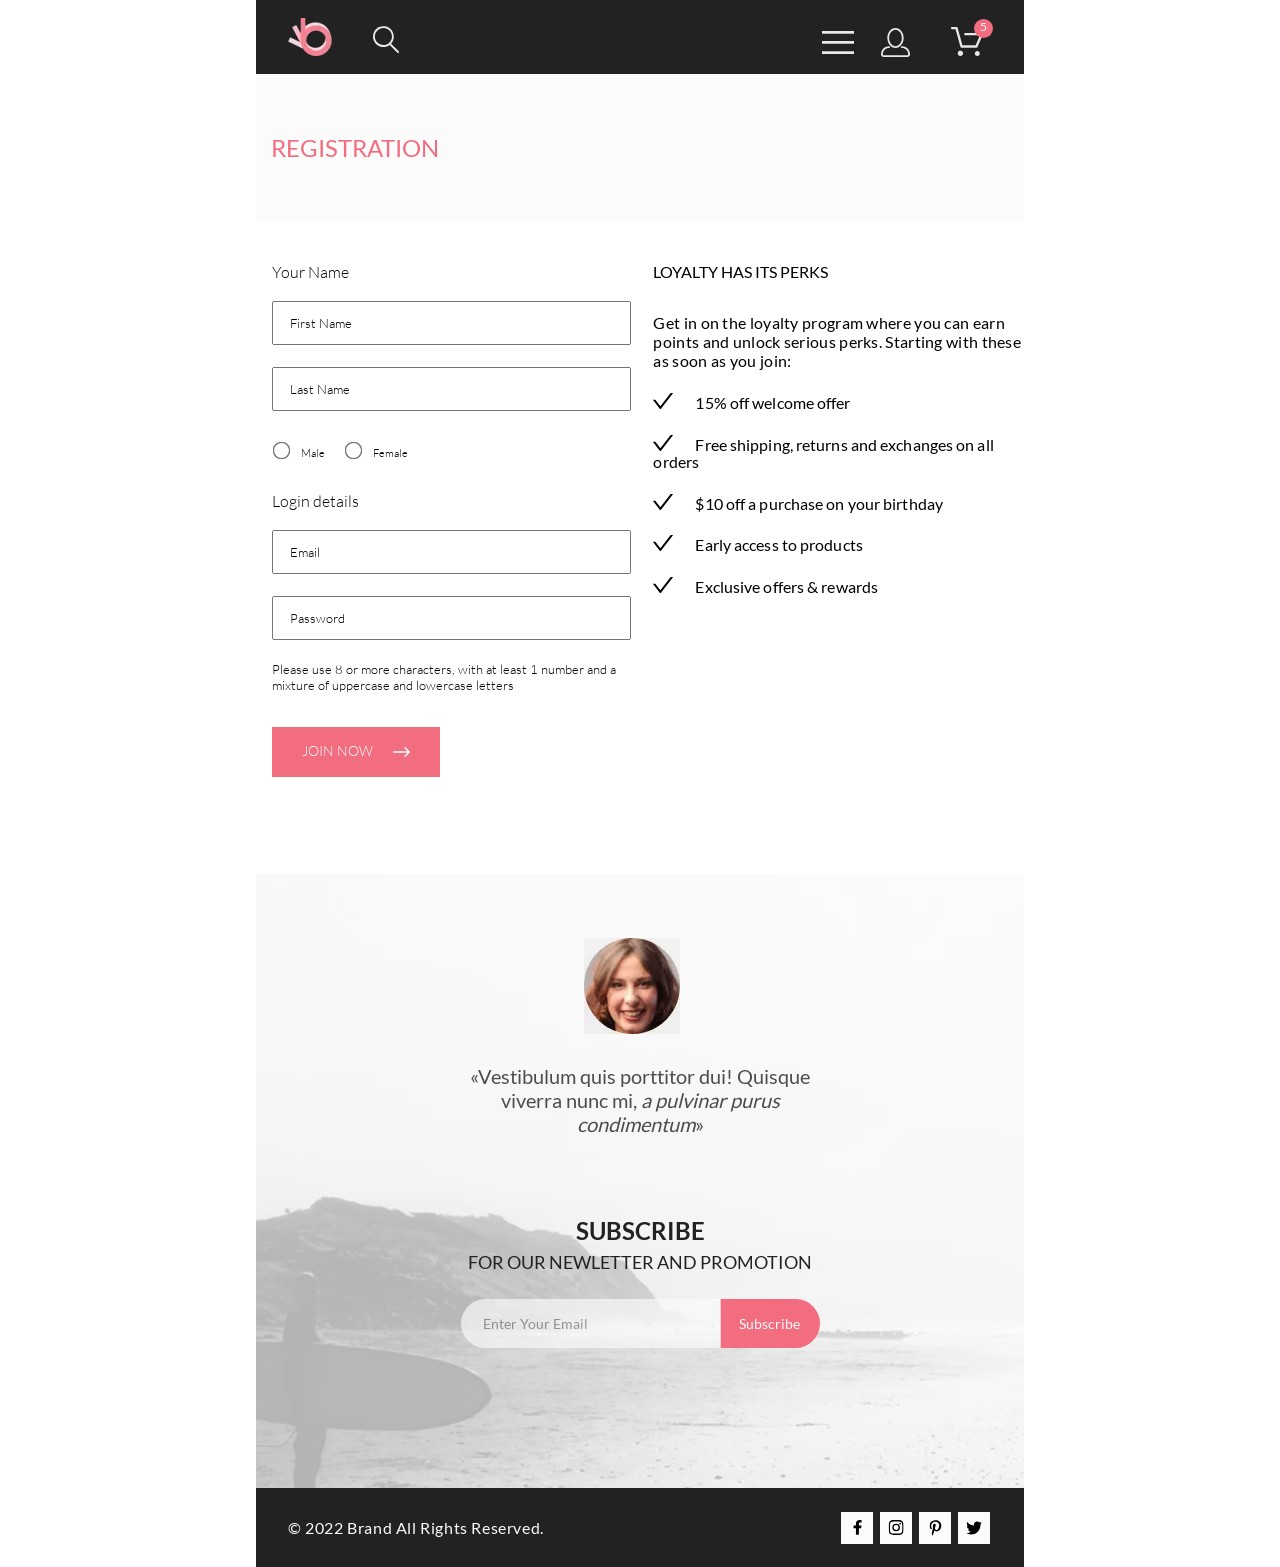
<file: registration.html>
<!DOCTYPE html>
<html lang="en">

<head>
	<meta charset="UTF-8">
	<meta name="viewport" content="width=device-width, initial-scale=1.0">
	<link rel="stylesheet" href="styles/style.css">
	<title>Document</title>
</head>

<body>
	<h1 style="display:none;">My internet shop</h1>

	<header class="header">
		<div class="header_left_group">
			<a href="#" class="header_left_group_logo">
				<img src="./img/Logo.webp" alt="Логотип сайта">
			</a>
			<button class="header_left_group_button">
				<svg width="26" height="27" viewBox="0 0 26 27" fill="none" xmlns="http://www.w3.org/2000/svg">
					<path
						d="M18.0589 17.6251C19.6705 15.865 20.6275 13.6039 20.769 11.2216C20.9106 8.83932 20.2281 6.48088 18.8362 4.54232C17.4443 2.60377 15.4278 1.20318 13.1252 0.575765C10.8227 -0.0516554 8.37437 0.132305 6.19143 1.09675C4.0085 2.0612 2.22389 3.74739 1.1373 5.87217C0.0507149 7.99695 -0.271678 10.4309 0.224264 12.7653C0.720206 15.0997 2.00428 17.1923 3.86085 18.6919C5.71741 20.1914 8.0334 21.0064 10.4199 21.0001C12.6723 21.0031 14.8638 20.2691 16.6599 18.9101L24.4079 26.7171C24.4934 26.8061 24.5958 26.8772 24.7091 26.9261C24.8225 26.9751 24.9444 27.0009 25.0679 27.0021C25.1916 27.0024 25.314 26.9773 25.4276 26.9283C25.5411 26.8793 25.6434 26.8074 25.7279 26.7171C25.9018 26.5362 25.999 26.295 25.999 26.0441C25.999 25.7931 25.9018 25.5519 25.7279 25.371L18.0589 17.6251ZM1.88589 10.5001C1.89873 8.81477 2.41021 7.17101 3.35586 5.776C4.30151 4.38098 5.63899 3.29715 7.1997 2.66114C8.76042 2.02513 10.4745 1.86542 12.1258 2.20213C13.7772 2.53884 15.2919 3.3569 16.479 4.55319C17.6661 5.74948 18.4725 7.27044 18.7965 8.92433C19.1204 10.5782 18.9475 12.291 18.2995 13.8468C17.6515 15.4026 16.5574 16.7316 15.1551 17.6665C13.7529 18.6014 12.1052 19.1002 10.4199 19.1C8.14843 19.0892 5.97409 18.1775 4.3741 16.5652C2.77412 14.9528 1.87924 12.7715 1.88589 10.5001Z"
						fill="#E8E8E8" />
				</svg>
			</button>
		</div>
		<div class="header_right_group">
			<button class="header_right_group_menu" id="mainmenubutton">
				<svg width="32" height="23" viewBox="0 0 32 23" fill="none" xmlns="http://www.w3.org/2000/svg">
					<path d="M0 23V20.31H32V23H0ZM0 12.76V10.07H32V12.76H0ZM0 2.69V0H32V2.69H0Z" fill="#E8E8E8" />
				</svg>
			</button>
			<button class="header_right_group_login hidden hideonphone">
				<svg width="29" height="29" viewBox="0 0 29 29" fill="none" xmlns="http://www.w3.org/2000/svg">
					<path
						d="M14.5 19.937C19 19.937 22.656 15.464 22.656 9.968C22.656 4.472 19 0 14.5 0C13.3631 0.0217413 12.2463 0.303398 11.2351 0.823397C10.2239 1.34339 9.34507 2.08794 8.66602 3C7.12663 4.99573 6.30819 7.45381 6.34399 9.974C6.34399 15.465 10 19.937 14.5 19.937ZM14.5 1.813C18 1.813 20.844 5.472 20.844 9.969C20.844 14.466 17.998 18.125 14.5 18.125C11.002 18.125 8.15603 14.465 8.15503 9.969C8.15403 5.473 11 1.813 14.5 1.813ZM20.844 18.125C20.6036 18.125 20.373 18.2205 20.203 18.3905C20.033 18.5605 19.9375 18.7911 19.9375 19.0315C19.9375 19.2719 20.033 19.5025 20.203 19.6725C20.373 19.8425 20.6036 19.938 20.844 19.938C22.526 19.9399 24.1386 20.6088 25.3279 21.7982C26.5172 22.9875 27.1861 24.6 27.188 26.282C27.1875 26.5221 27.0918 26.7523 26.922 26.9221C26.7522 27.0918 26.5221 27.1875 26.282 27.188H2.71997C2.47985 27.1875 2.24975 27.0918 2.07996 26.9221C1.91016 26.7523 1.81449 26.5221 1.81396 26.282C1.81608 24.6001 2.48517 22.9877 3.67444 21.7985C4.86371 20.6092 6.47608 19.9401 8.15796 19.938C8.39824 19.938 8.62868 19.8425 8.79858 19.6726C8.96849 19.5027 9.06396 19.2723 9.06396 19.032C9.06396 18.7917 8.96849 18.5613 8.79858 18.3914C8.62868 18.2215 8.39824 18.126 8.15796 18.126C5.99541 18.1279 3.92201 18.9875 2.39258 20.5164C0.863144 22.0453 0.00264777 24.1185 0 26.281C0.000794067 27.0019 0.287502 27.693 0.797241 28.2027C1.30698 28.7125 1.99811 28.9992 2.71899 29H26.282C27.0027 28.9989 27.6936 28.7121 28.2031 28.2024C28.7126 27.6927 28.9992 27.0017 29 26.281C28.9974 24.1187 28.1372 22.0457 26.6083 20.5168C25.0793 18.9878 23.0063 18.1276 20.844 18.125Z"
						fill="#E8E8E8" />
				</svg>
			</button>
			<div class="header_right_group_basket hidden hideonphone">
				<div class="header_right_group_basket_count">5</div>
				<svg width="32" height="29" viewBox="0 0 32 29" fill="none" xmlns="http://www.w3.org/2000/svg">
					<path
						d="M26.1998 29C25.5521 28.9738 24.9404 28.6948 24.4961 28.2227C24.0518 27.7506 23.8103 27.1232 23.8234 26.475C23.8365 25.8269 24.1032 25.2097 24.5662 24.7559C25.0292 24.3022 25.6516 24.048 26.2999 24.048C26.9482 24.048 27.5706 24.3022 28.0336 24.7559C28.4966 25.2097 28.7633 25.8269 28.7764 26.475C28.7895 27.1232 28.5479 27.7506 28.1036 28.2227C27.6593 28.6948 27.0477 28.9738 26.3999 29H26.1998ZM6.75183 26.32C6.75183 25.79 6.90901 25.2718 7.20349 24.8311C7.49797 24.3904 7.91654 24.0469 8.40625 23.844C8.89596 23.6412 9.43484 23.5881 9.95471 23.6915C10.4746 23.7949 10.9521 24.0502 11.3269 24.425C11.7017 24.7998 11.957 25.2773 12.0604 25.7972C12.1638 26.317 12.1107 26.8559 11.9078 27.3456C11.705 27.8353 11.3615 28.2539 10.9208 28.5483C10.4801 28.8428 9.96194 29 9.43188 29C9.07977 29.0003 8.73102 28.9311 8.40564 28.7966C8.08026 28.662 7.7846 28.4646 7.53552 28.2158C7.28645 27.9669 7.08891 27.6713 6.9541 27.3461C6.81929 27.0208 6.74988 26.6721 6.74988 26.32H6.75183ZM10.5519 20.686C10.2924 20.6868 10.0398 20.6024 9.83301 20.4457C9.62617 20.2891 9.47648 20.0689 9.40686 19.819L4.57385 2.36401H1.18091C0.867422 2.36401 0.566761 2.23947 0.345093 2.01781C0.123425 1.79614 -0.00109863 1.49549 -0.00109863 1.18201C-0.00109863 0.868519 0.123425 0.567873 0.345093 0.346205C0.566761 0.124537 0.867422 5.81268e-06 1.18091 5.81268e-06H5.46191C5.7214 -0.00080736 5.97394 0.0837201 6.18066 0.240568C6.38739 0.397416 6.53674 0.617884 6.60583 0.868006L11.4388 18.323H24.6168L28.9999 8.27501H14.3999C14.2417 8.27961 14.0843 8.25242 13.9368 8.19507C13.7893 8.13771 13.6548 8.05134 13.5413 7.94108C13.4277 7.83082 13.3375 7.69891 13.2759 7.55315C13.2143 7.40739 13.1825 7.25075 13.1825 7.0925C13.1825 6.93426 13.2143 6.77762 13.2759 6.63186C13.3375 6.4861 13.4277 6.35419 13.5413 6.24393C13.6548 6.13367 13.7893 6.0473 13.9368 5.98994C14.0843 5.93259 14.2417 5.90541 14.3999 5.91001H30.8129C31.0086 5.90996 31.2011 5.95866 31.3733 6.05172C31.5454 6.14478 31.6917 6.27926 31.7988 6.44301C31.9067 6.60729 31.9723 6.79569 31.9897 6.99145C32.0072 7.18721 31.976 7.38424 31.8989 7.565L26.4939 19.977C26.4015 20.1876 26.2499 20.3668 26.0574 20.4927C25.8649 20.6186 25.6399 20.6858 25.4099 20.686H10.5519Z"
						fill="#E8E8E8" />
				</svg>
			</div>
		</div>
	</header>

	<section class="breadcrumb">
		<p class="breadcrumb_left_title no_right_title_for_registration">REGISTRATION</p>
	</section>

	<section class="registration__container">
		<div class="registration__databox">
			<p class="registration__smallheader">Your Name</p>
			<input type="text" class="registration__input" value="First Name">
			<input type="text" class="registration__input" value="Last Name">
			<fieldset class="registration__fieldset">
				<input class="registration__radio" type="radio" id="male" name="gender">
				<label for="male" class="registration__radiolabel">Male</label>
				<input class="registration__radio" type="radio" id="female" name="gender">
				<label for="female" class="registration__radiolabel">Female</label>
			</fieldset>
			<p class="registration__smallheader">Login details</p>
			<input type="text" class="registration__input" value="Email">
			<input type="text" class="registration__input" value="Password">
			<p class="registration__smalltext">
				Please use 8 or more characters, with at least 1 number and a mixture of uppercase and lowercase letters
			</p>
			<button class="registration__joinbutton">
				JOIN NOW
				<svg width="17" height="10" viewBox="0 0 17 10" fill="none" xmlns="http://www.w3.org/2000/svg">
					<path fill-rule="evenodd" clip-rule="evenodd" d="M11.54 0.208095C11.6058 0.142131 11.684 0.0897967 11.77 0.0540883C11.8561 0.01838 11.9483 0 12.0415 0C12.1347 0 12.2269 0.01838 12.313 0.0540883C12.399 0.0897967 12.4772 0.142131 12.543 0.208095L16.7929 4.458C16.8589 4.5238 16.9112 4.60196 16.9469 4.68802C16.9826 4.77407 17.001 4.86632 17.001 4.95949C17.001 5.05266 16.9826 5.14491 16.9469 5.23097C16.9112 5.31702 16.8589 5.39518 16.7929 5.46098L12.543 9.71089C12.41 9.84389 12.2296 9.91861 12.0415 9.91861C11.8534 9.91861 11.673 9.84389 11.54 9.71089C11.407 9.57788 11.3323 9.39749 11.3323 9.2094C11.3323 9.0213 11.407 8.84091 11.54 8.70791L15.2898 4.95949L11.54 1.21107C11.474 1.14528 11.4217 1.06711 11.386 0.981059C11.3503 0.895005 11.3319 0.802752 11.3319 0.709584C11.3319 0.616415 11.3503 0.524162 11.386 0.438109C11.4217 0.352055 11.474 0.273891 11.54 0.208095Z" fill="white"/>
					<path fill-rule="evenodd" clip-rule="evenodd" d="M0 4.95948C0 4.77162 0.0746263 4.59146 0.207462 4.45862C0.340297 4.32579 0.52046 4.25116 0.708318 4.25116H15.583C15.7708 4.25116 15.951 4.32579 16.0838 4.45862C16.2167 4.59146 16.2913 4.77162 16.2913 4.95948C16.2913 5.14734 16.2167 5.3275 16.0838 5.46033C15.951 5.59317 15.7708 5.6678 15.583 5.6678H0.708318C0.52046 5.6678 0.340297 5.59317 0.207462 5.46033C0.0746263 5.3275 0 5.14734 0 4.95948Z" fill="white"/>
				</svg>
			</button>
		</div>
		<div class="registration__description">
			<p class="registration__bigheader">LOYALTY HAS ITS PERKS</p>
			<p class="registration__text">
				Get in on the loyalty program where you can earn points and unlock serious perks. Starting with these as soon as you join:
			</p>
			<ul class="registration__list">
				<li class="registration__item">15% off welcome offer</li>
				<li class="registration__item">Free shipping, returns and exchanges on all orders</li>
				<li class="registration__item">$10 off a purchase on your birthday</li>
				<li class="registration__item">Early access to products</li>
				<li class="registration__item">Exclusive offers & rewards</li>
			</ul>
		</div>
	</section>



	<section class="subscribe">
		<img class="subscribe-background" src="./img/Sea.webp" alt="Море на заднем плане">
		<div class="subscribe-info">
			<img class="subscribe-info__image" src="./img/Intersect.webp" alt="Лицо">
			<p class="subscribe-info_text">&laquo;Vestibulum quis porttitor dui! Quisque viverra nunc&nbsp;mi, <span
					class="subscribe-info_text__italic">a&nbsp;pulvinar purus
					condimentum</span>&raquo;</p>
		</div>
		<div class="subscribe-buttongroup">
			<h2 class="subscribe-buttongroup_h3">SUBSCRIBE</h2>
			<p class="subscribe-buttongroup_p">FOR OUR NEWLETTER AND PROMOTION</p>
			<form class="subscribe-buttongroup_form" action="#">
				<input class="subscribe-buttongroup__input" type="email" name="email" id="email"
					placeholder="Enter Your Email">
				<button class="subscribe-buttongroup_button" type="submit">Subscribe</button>
			</form>
		</div>
	</section>

	<footer class="footer">
		<p class="footer-text">&copy;&nbsp;2022 Brand All Rights Reserved.</p>
		<div class="footer_icons">
			<div class="footer_icons-icon hideonphone">
				<svg xmlns="http://www.w3.org/2000/svg" width="11" height="16">
					<path
						d="m9.088 8.28.419-2.664H6.89V3.887c0-.729.366-1.439 1.538-1.439h1.19V.18S8.537 0 7.505 0C5.35 0 3.942 1.276 3.942 3.586v2.03H1.547V8.28h2.395v6.44H6.89V8.28h2.198Z" />
				</svg>
			</div>
			<div class="footer_icons-icon hideonphone">
				<svg xmlns="http://www.w3.org/2000/svg" width="16" height="17">
					<g clip-path="url(#a)">
						<path
							d="M8.137 4.682a3.812 3.812 0 0 0-3.821 3.815 3.812 3.812 0 0 0 3.82 3.815 3.812 3.812 0 0 0 3.822-3.815 3.812 3.812 0 0 0-3.821-3.815Zm0 6.295a2.487 2.487 0 0 1-2.485-2.48 2.485 2.485 0 0 1 4.97 0 2.487 2.487 0 0 1-2.485 2.48Zm4.869-6.451c0 .494-.4.89-.892.89a.89.89 0 1 1 .891-.89Zm2.53.903c-.056-1.192-.329-2.248-1.204-3.118-.87-.87-1.928-1.142-3.122-1.202-1.23-.07-4.919-.07-6.15 0-1.19.056-2.248.329-3.122 1.199-.875.87-1.144 1.925-1.204 3.117-.07 1.229-.07 4.911 0 6.14.056 1.192.329 2.248 1.204 3.117.874.87 1.929 1.143 3.123 1.202 1.23.07 4.918.07 6.149 0 1.194-.056 2.251-.328 3.122-1.202.872-.87 1.145-1.925 1.204-3.117.07-1.229.07-4.908 0-6.136Zm-1.59 7.454a2.513 2.513 0 0 1-1.416 1.414c-.981.389-3.31.3-4.393.3-1.084 0-3.416.085-4.393-.3a2.513 2.513 0 0 1-1.417-1.414c-.39-.98-.3-3.304-.3-4.386 0-1.083-.086-3.41.3-4.386.26-.651.761-1.153 1.417-1.415.98-.388 3.309-.299 4.393-.299 1.084 0 3.415-.086 4.393.3.652.258 1.154.76 1.417 1.414.389.979.3 3.303.3 4.386 0 1.082.089 3.41-.3 4.386Z" />
					</g>
					<defs>
						<clipPath id="a">
							<path fill="#fff" d="M.684 0h14.899v17H.684z" />
						</clipPath>
					</defs>
				</svg>
			</div>
			<div class="footer_icons-icon">
				<svg xmlns="http://www.w3.org/2000/svg" width="13" height="16">
					<g clip-path="url(#a)">
						<path
							d="M6.74.203C3.556.203.408 2.341.408 5.8c0 2.2 1.23 3.45 1.974 3.45.308 0 .484-.863.484-1.106 0-.29-.735-.91-.735-2.119 0-2.513 1.9-4.294 4.358-4.294 2.114 0 3.678 1.21 3.678 3.431 0 1.66-.661 4.772-2.803 4.772-.773 0-1.434-.562-1.434-1.368 0-1.182.82-2.325.82-3.544 0-2.069-2.915-1.694-2.915.806 0 .525.065 1.106.298 1.584-.428 1.857-1.304 4.622-1.304 6.535 0 .59.084 1.172.14 1.762.105.12.053.107.214.047 1.564-2.156 1.509-2.578 2.216-5.4.382.732 1.37 1.125 2.151 1.125 3.297 0 4.777-3.234 4.777-6.15 0-3.103-2.663-5.128-5.587-5.128Z" />
					</g>
					<defs>
						<clipPath id="b">
							<path fill="#fff" d="M.408 0h11.92v16H.407z" />
						</clipPath>
					</defs>
				</svg>
			</div>
			<div class="footer_icons-icon">
				<svg xmlns="http://www.w3.org/2000/svg" width="17" height="16">
					<g clip-path="url(#a)">
						<path
							d="M14.418 4.741c.01.142.01.284.01.426 0 4.335-3.277 9.33-9.267 9.33a9.16 9.16 0 0 1-5.002-1.472c.262.03.515.04.787.04a6.495 6.495 0 0 0 4.044-1.4A3.266 3.266 0 0 1 1.944 9.39c.202.03.404.05.615.05.293 0 .585-.04.857-.111A3.274 3.274 0 0 1 .805 6.112V6.07c.433.244.937.396 1.472.416a3.283 3.283 0 0 1-1.452-2.73c0-.61.161-1.168.444-1.656a9.238 9.238 0 0 0 6.715 3.432 3.727 3.727 0 0 1-.08-.751c0-1.807 1.452-3.28 3.257-3.28a3.24 3.24 0 0 1 2.38 1.036 6.386 6.386 0 0 0 2.067-.792 3.266 3.266 0 0 1-1.432 1.807 6.494 6.494 0 0 0 1.876-.507 7.029 7.029 0 0 1-1.634 1.695Z" />
					</g>
					<defs>
						<clipPath id="c">
							<path fill="#fff" d="M.16 0H16.05v16H.16z" />
						</clipPath>
					</defs>
				</svg>
			</div>
		</div>
	</footer>

	<script>
		const mainmenu = document.getElementById('mainmenu')
		const mainmenubutton = document.getElementById('mainmenubutton')
		mainmenu.hidden = true
		function toggleMenu() {
			mainmenu.hidden = !mainmenu.hidden
		}
		mainmenubutton.addEventListener('click', toggleMenu)
	</script>

</body>

</html>
</file>
<file: styles/style.css>
@charset "UTF-8";
@font-face {
  font-family: "Lato";
  src: url("../fonts/Lato-Regular.woff2") format("woff2");
  font-weight: normal;
  font-style: normal;
  font-display: swap;
}
@font-face {
  font-family: "Lato";
  src: url("../fonts/Lato-Bold.woff2") format("woff2");
  font-weight: bold;
  font-style: normal;
  font-display: swap;
}
@font-face {
  font-family: "Lato";
  src: url("../fonts/Lato-Light.woff2") format("woff2");
  font-weight: 300;
  font-style: normal;
  font-display: swap;
}
@font-face {
  font-family: "../fonts/Lato";
  src: url("Lato-Black.woff2") format("woff2");
  font-weight: 900;
  font-style: normal;
  font-display: swap;
}
.header {
  width: 1600px;
  margin: 0px auto;
  background-color: #222;
  display: flex;
  justify-content: space-between;
}
.header_left_group {
  margin: 18px auto 19px 231px;
  display: flex;
  justify-content: space-between;
  align-items: end;
  gap: 41px;
  height: 38px;
}
.header_left_group_logo {
  height: 38px;
}
.header_left_group_button {
  background: none;
  border: none;
}
.header_left_group_button:hover svg path {
  fill: #f16d7f;
  transition: fill 0.5s;
}
.header_right_group {
  margin: 24px 239px 14px auto;
  display: flex;
  justify-content: right;
  align-items: center;
  gap: 27px;
}
.header_right_group_menu {
  background: none;
  border: none;
}
.header_right_group_menu:hover svg path {
  fill: #f16d7f;
  transition: fill 0.5s;
}
.header_right_group_login {
  margin-right: 14px;
  background: none;
  border: none;
}
.header_right_group_login:hover svg path {
  fill: #f16d7f;
  transition: fill 0.5s;
}
.header_right_group_basket {
  position: relative;
  background: none;
  border: none;
}
.header_right_group_basket:hover svg path {
  fill: #f16d7f;
  transition: fill 0.5s;
}
.header_right_group_basket_count {
  position: absolute;
  right: -10px;
  top: -8px;
  height: 19px;
  width: 19px;
  text-align: center;
  background-color: #f16d7f;
  border-radius: 50%;
  color: #fbfbfb;
  font-family: Lato;
  font-size: 12px;
  font-style: normal;
  font-weight: 400;
  line-height: normal;
}

@media (max-width: 1599px) and (min-width: 768px) {
  .header {
    width: 768px;
  }
  .header_left_group {
    margin: 18px auto 18px 32px;
  }
  .header_right_group {
    margin: 27px 41px 14px auto;
  }
}
@media (max-width: 767px) and (min-width: 375px) {
  .header {
    width: 375px;
  }
  .header_left_group {
    margin-left: 15px;
  }
  .header_right_group {
    margin-top: 16px;
    margin-right: 16px;
  }
}
.main_logo {
  width: 1600px;
  margin: 0px auto;
  background-color: #F1E4E6;
  display: flex;
  justify-content: flex-start;
  position: relative;
}
.main_logo_header1 {
  color: #222;
  font-family: Lato;
  font-size: 48px;
  font-style: normal;
  font-weight: 900;
  line-height: normal;
}
.main_logo_header2 {
  color: #222;
  font-family: Lato;
  font-size: 32px;
  font-style: normal;
  font-weight: 700;
  line-height: normal;
}
.main_logo_span {
  color: #f16d7f;
}
.main_logo img {
  background-color: #fbfbfb;
}
.main-menu {
  width: 232px;
  position: absolute;
  top: 0px;
  right: 0px;
  background-color: #fbfbfb;
  filter: drop-shadow(6px 4px 35px rgba(0, 0, 0, 0.21));
  padding: 32px;
}
.main-menu_header1 {
  display: block;
  margin-bottom: 24px;
  color: #000;
  font-family: Lato;
  font-size: 14px;
  font-style: normal;
  font-weight: 700;
  line-height: normal;
}
.main-menu_header2 {
  display: block;
  margin-top: 20px;
  margin-bottom: 12px;
  color: #f16d7f;
  font-family: Lato;
  font-size: 14px;
  font-style: normal;
  font-weight: 400;
  line-height: normal;
}
.main-menu_item {
  display: block;
  margin-left: 22px;
  margin-top: 11px;
  margin-bottom: 11px;
  color: #f16d7f;
  font-family: Lato;
  font-size: 14px;
  font-style: normal;
  font-weight: 400;
  line-height: normal;
}
.main_banner {
  margin: 290px 331px 381px 63px;
  border-left: 12px solid #f16d7f;
  padding-left: 16px;
}

@media (max-width: 1599px) and (min-width: 768px) {
  .main_logo {
    width: 768px;
    margin: 0px auto;
  }
  .main_logo_header1 {
    color: #222;
    font-family: Lato;
    font-size: 44px;
  }
  .main_logo_header2 {
    font-size: 24px;
  }
  .main_logo_span {
    color: #f16d7f;
  }
  .main_logo img {
    width: 386px;
    height: 368px;
  }
  .main_banner {
    margin: 138px 0px auto 39px;
    height: 92px;
    border-left: 12px solid #f16d7f;
    padding-left: 16px;
  }
}
@media (max-width: 767px) and (min-width: 375px) {
  .main_banner {
    margin: 148px 56px 152px auto;
    padding-left: 18px;
  }
  .main_logo {
    width: 375px;
  }
  .main_logo_header1 {
    font-size: 38px;
    letter-spacing: 0.5px;
  }
  .main_logo_header2 {
    font-size: 20px;
    line-height: 13px;
    margin-bottom: 2px;
  }
  .main_logo_span {
    letter-spacing: 0px;
  }
}
.offer {
  width: 1140px;
  margin: 65px auto 0px;
  display: flex;
  flex-wrap: wrap;
  justify-content: center;
  gap: 30px;
}
.offer_for_men_background {
  width: 360px;
  height: 260px;
  background-image: url(../img/offer_for_men.webp);
}
.offer_for_women_background {
  width: 360px;
  height: 260px;
  background-image: url(../img/offer_for_women.webp);
}
.offer_for_kids_background {
  width: 360px;
  height: 260px;
  background-image: url(../img/offer_for_kids.webp);
}
.offer_accesories_background {
  width: 1140px;
  height: 180px;
  background-image: url(../img/offer-accesories.webp);
}
.offer_header3 {
  color: #f16d7f;
  font-family: Lato;
  font-size: 24px;
  font-style: normal;
  font-weight: 700;
  line-height: normal;
}
.offer_header4 {
  color: #fbfbfb;
  text-align: center;
  font-family: Lato;
  font-size: 16px;
  font-style: normal;
  font-weight: 400;
  line-height: normal;
}

.filler {
  background-color: rgba(33, 22, 22, 0.7);
  height: 100%;
  width: 100%;
  display: flex;
  flex-direction: column;
  justify-content: center;
  align-items: center;
}

@media (max-width: 1599px) and (min-width: 768px) {
  .offer {
    width: 768px;
    margin: 19px auto 0px;
    gap: 20px;
  }
  .offer_for_men_background {
    width: 232px;
    height: 168px;
    background-size: contain;
  }
  .offer_for_women_background {
    width: 232px;
    height: 168px;
    background-size: contain;
  }
  .offer_for_kids_background {
    width: 232px;
    height: 168px;
    background-size: contain;
  }
  .offer_accesories_background {
    width: 735px;
    height: 116px;
    background-size: contain;
  }
  .offer_header4 {
    margin-bottom: 2px;
  }
}
@media (max-width: 767px) and (min-width: 375px) {
  .offer {
    width: 375px;
    gap: 33px;
  }
  .offer_for_men_background {
    width: 343px;
    height: 247px;
    background-position: center;
    background-size: cover;
  }
  .offer_for_women_background {
    width: 343px;
    height: 247px;
    background-position: center;
    background-size: cover;
  }
  .offer_for_kids_background {
    width: 343px;
    height: 247px;
    background-position: center;
    background-size: cover;
  }
  .offer_accesories_background {
    width: 343px;
    height: 111px;
    background-position: center;
    background-size: cover;
  }
  .offer_header4 {
    margin-bottom: 2px;
  }
}
.products {
  width: 1140px;
  margin: 96px auto 0px;
}
.products_header3 {
  color: #222;
  margin-bottom: 6px;
  text-align: center;
  font-family: Lato;
  font-size: 30px;
  font-style: normal;
  font-weight: 400;
  line-height: normal;
}
.products_subheader {
  color: #4D4D4D;
  margin-bottom: 48px;
  text-align: center;
  font-family: Lato;
  font-size: 14px;
  font-style: normal;
  font-weight: 400;
  line-height: normal;
}

.cards {
  display: flex;
  flex-wrap: wrap;
  gap: 30px;
}

.card {
  background-color: #fbfbfb;
  position: relative;
}
.card_image__selected {
  width: 360px;
  height: 420px;
  position: absolute;
  top: 0px;
  background-color: #4D4D4D;
  display: none;
  justify-content: center;
  align-items: center;
}
.card_header {
  width: 315px;
  color: #000;
  margin: 20px 18px 0px;
  font-family: Lato;
  font-size: 13px;
  font-style: normal;
  font-weight: 400;
  line-height: normal;
}
.card_text {
  width: 315px;
  color: #4D4D4D;
  margin: 13px 18px;
  font-family: Lato;
  font-size: 14px;
  font-style: normal;
  font-weight: 300;
  line-height: normal;
}
.card_price {
  width: 315px;
  color: #f16d7f;
  margin: 18px 18px 20px;
  font-family: Lato;
  font-size: 16px;
  font-style: normal;
  font-weight: 400;
  line-height: normal;
}

.card:hover .card_image__selected {
  display: flex;
}

.add-to-card-button {
  display: flex;
  align-items: center;
  gap: 11px;
  border-color: #fbfbfb;
  /* border-width: 2px; */
  background: none;
  padding: 11px 16px 13px 13px;
  color: #fbfbfb;
  font-family: Lato;
  font-size: 14px;
  font-style: normal;
  font-weight: 400;
  line-height: normal;
}

.products_button_container {
  display: flex;
  align-items: center;
  justify-content: center;
}

.browse_all_button {
  width: 212px;
  margin-top: 48px;
  margin-bottom: 60px;
  border: 2px solid #f16d7f;
  background-color: #fbfbfb;
}
.browse_all_button:hover {
  background-color: #f16d7f;
}
.browse_all_button_text {
  margin: 15px auto;
  color: #f16d7f;
  text-align: center;
  font-family: Lato;
  font-size: 16px;
  font-style: normal;
  font-weight: 400;
  line-height: normal;
}

.browse_all_button:hover .browse_all_button_text {
  color: #fbfbfb;
}

@media (max-width: 1599px) and (min-width: 768px) {
  .products {
    width: 768px;
    margin: 152px auto 0px;
  }
  .products_subheader {
    margin-bottom: 73px;
  }
  .cards {
    display: flex;
    flex-wrap: wrap;
    justify-content: center;
    gap: 16px;
  }
  .card_header {
    margin: 19px auto 0px 18px;
  }
  .card_price {
    margin: 18px auto 20px 18px;
  }
  .browse_all_button {
    margin-top: 32px;
    height: 44px;
    width: 210px;
    margin-bottom: 65px;
  }
}
@media (max-width: 767px) and (min-width: 375px) {
  .products {
    width: 375px;
    margin-top: 64px;
  }
  .products_header3 {
    padding-left: 5px;
    margin-bottom: 2px;
  }
  .products_subheader {
    padding-left: 10px;
    letter-spacing: 0.1px;
    margin-bottom: 66px;
  }
  .cards {
    justify-content: center;
    gap: 14px;
  }
  .card_header {
    margin: 20px auto 0px 18px;
  }
  .card_text {
    margin: 13px auto 18px 17px;
  }
  .card_price {
    margin: 18px auto 20px 18px;
  }
  .card_image {
    width: 359px;
    height: 420px;
    background-position: center;
    background-size: cover;
  }
  .browse_all_button {
    width: 209px;
    height: 45px;
    margin-top: 40px;
    margin-bottom: 95px;
    margin-right: 15px;
  }
  .browse_all_button_text {
    margin-top: 13px;
  }
}
.feature {
  width: 1600px;
  margin: 0px auto;
  background-color: #222;
  display: flex;
  justify-content: center;
  gap: 30px;
}
.feature-item {
  width: 360px;
  margin: 103px 0px;
  display: flex;
  flex-direction: column;
  align-items: center;
}
.feature-item__header {
  margin-top: 28px;
  margin-bottom: 16px;
  color: #fbfbfb;
  font-family: Lato;
  font-size: 20px;
  font-style: normal;
  font-weight: 400;
  line-height: normal;
}
.feature-item__text {
  color: #fbfbfb;
  text-align: center;
  font-family: Lato;
  font-size: 14px;
  font-style: normal;
  font-weight: 300;
  line-height: normal;
}

@media (max-width: 1599px) and (min-width: 768px) {
  .feature {
    width: 768px;
    margin: 0px auto;
    padding-top: 48px;
    padding-bottom: 53px;
    background-color: #222224;
    display: flex;
    flex-direction: column;
    align-items: center;
    gap: 48px;
  }
  .feature-item {
    width: 360px;
    margin: 0px auto;
    display: flex;
    flex-direction: column;
    align-items: center;
  }
}
@media (max-width: 767px) and (min-width: 375px) {
  .feature {
    width: 375px;
    margin: 0px auto;
    padding-top: 48px;
    padding-bottom: 81px;
    display: flex;
    flex-direction: column;
    align-items: center;
    gap: 38px;
  }
  .feature-item {
    width: 360px;
    margin: 0px auto 0px auto;
    display: flex;
    flex-direction: column;
    align-items: center;
  }
  .feature-item__header {
    margin-bottom: 14px;
  }
  .feature-item__text {
    padding-left: 30px;
    padding-right: 30px;
  }
}
.subscribe {
  width: 1600px;
  height: 447px;
  margin: 0px auto;
  display: flex;
  justify-content: space-between;
  position: relative;
}
.subscribe-background {
  width: 100%;
  height: 100%;
  opacity: 30%;
  background-color: #fbfbfb;
  position: absolute;
  z-index: -1;
}
.subscribe-info {
  width: 360px;
  margin-top: 97px;
  margin-bottom: 126px;
  margin-left: 230px;
  display: flex;
  flex-direction: column;
  align-items: center;
}
.subscribe-info__image {
  margin-right: 16px;
  width: 96px;
  height: 96px;
}
.subscribe-info_text {
  margin-top: 30px;
  height: 99px;
  color: #4D4D4D;
  text-align: center;
  font-family: Lato;
  font-size: 20px;
  font-style: normal;
  font-weight: 400;
  line-height: normal;
}
.subscribe-info_text__italic {
  font-style: italic;
}
.subscribe-buttongroup {
  width: 557px;
  margin-top: 150px;
  margin-right: 230px;
  margin-bottom: 156px;
  display: flex;
  flex-direction: column;
  align-items: center;
}
.subscribe-buttongroup_h3 {
  color: #222;
  text-align: center;
  height: 28px;
  font-family: Lato;
  font-size: 24px;
  font-style: normal;
  font-weight: 700;
  line-height: 167.2%;
}
.subscribe-buttongroup_p {
  color: #222;
  font-family: Lato;
  font-size: 18px;
  font-style: normal;
  font-weight: 400;
  line-height: 167.2%;
}
.subscribe-buttongroup_form {
  margin-top: 33px;
}
.subscribe-buttongroup__input {
  width: 238px;
  height: 49px;
  border-radius: 25px 0px 0px 25px;
  border: none;
  padding-left: 22px;
  background-color: #fbfbfb;
  color: #fbfbfb;
  opacity: 0.671;
  font-family: Lato;
  font-size: 14px;
  font-style: normal;
  font-weight: 400;
  line-height: normal;
}
.subscribe-buttongroup_button {
  width: 100px;
  height: 49px;
  margin-left: -5px;
  border-radius: 0px 25px 25px 0px;
  border: none;
  background-color: #f16d7f;
  color: #fbfbfb;
  text-align: center;
  font-family: Lato;
  font-size: 14px;
  font-style: normal;
  font-weight: 400;
  line-height: normal;
}

@media (max-width: 1599px) and (min-width: 768px) {
  .subscribe {
    width: 768px;
    height: auto;
    margin: 0px auto;
    display: flex;
    flex-direction: column;
    align-items: center;
  }
  .subscribe-info {
    width: 360px;
    margin-top: 64px;
    margin-bottom: 48px;
    margin-left: 0px;
    margin-right: 0px;
    display: flex;
    flex-direction: column;
    align-items: center;
  }
  .subscribe-buttongroup {
    width: 557px;
    margin-top: 0px;
    margin-right: 0px;
    margin-bottom: 140px;
    display: flex;
    flex-direction: column;
    align-items: center;
  }
  .subscribe-buttongroup_form {
    margin-top: 22px;
  }
  .subscribe-buttongroup_p {
    margin-top: 8px;
  }
  .subscribe-background {
    /* Не знаю, изображение надо смещать */
    -o-object-fit: cover;
       object-fit: cover;
    -o-object-position: -380px 0px;
       object-position: -380px 0px;
  }
}
@media (max-width: 767px) and (min-width: 375px) {
  .subscribe {
    width: 375px;
    height: auto;
    margin: 0px auto;
    display: flex;
    flex-direction: column;
    justify-content: space-between;
    position: relative;
  }
  .subscribe-background {
    -o-object-fit: cover;
       object-fit: cover;
    -o-object-position: -430px 0px;
       object-position: -430px 0px;
    z-index: -1;
  }
  .subscribe-info {
    width: 360px;
    margin-top: 63px;
    margin-bottom: 32px;
    margin-left: 0px;
    display: flex;
    flex-direction: column;
    align-items: center;
  }
  .subscribe-info_text {
    margin-top: 30px;
    padding-left: 19px;
    font-family: Lato;
    font-size: 18px;
    font-style: normal;
    font-weight: 400;
    line-height: normal;
  }
  .subscribe-info__image {
    margin-right: 0px;
    width: 91px;
    height: 92px;
  }
  .subscribe-buttongroup {
    width: 375px;
    margin-top: 0px;
    margin-right: 0px;
    margin-bottom: 110px;
    display: flex;
    flex-direction: column;
    align-items: center;
  }
  .subscribe-buttongroup_h3 {
    height: 33px;
  }
  .subscribe-buttongroup_p {
    font-size: 14px;
  }
  .subscribe-buttongroup_form {
    margin-top: 20px;
  }
  .subscribe-buttongroup__input {
    width: 218px;
    height: 48px;
  }
  .subscribe-buttongroup_button {
    width: 95px;
    height: 48px;
    margin-left: 0px;
  }
}
.footer {
  width: 1600px;
  margin: 0px auto;
  display: flex;
  justify-content: space-between;
  position: relative;
  background-color: #222;
}
.footer-text {
  margin: 30px auto 30px 235px;
  color: #fbfbfb;
  letter-spacing: 0.6px;
  font-family: Lato;
  font-size: 16px;
  font-style: normal;
  font-weight: 400;
  line-height: normal;
}
.footer_icons {
  margin: 24px 230px 23px auto;
  display: flex;
  flex-direction: row;
  gap: 7px;
}
.footer_icons-icon {
  height: 32px;
  width: 32px;
  background-color: #fbfbfb;
  display: flex;
  justify-content: center;
  align-items: center;
}
.footer_icons-icon:hover {
  background-color: #f16d7f;
  transition: all 0.5s;
}
.footer_icons-icon:hover svg {
  fill: #fbfbfb;
  transition: all 0.5s;
}

@media (max-width: 1599px) and (min-width: 768px) {
  .footer {
    width: 768px;
  }
  .footer-text {
    margin: 30px auto 30px 32px;
  }
  .footer_icons {
    margin: 24px 34px 23px auto;
  }
}
@media (max-width: 767px) and (min-width: 375px) {
  .footer {
    width: 375px;
    margin: 0px auto;
    display: flex;
    flex-direction: column-reverse;
    align-items: center;
    position: relative;
    background-color: #222224;
  }
  .footer-text {
    margin: 0px auto 9px auto;
    letter-spacing: 0.2px;
  }
  .footer_icons {
    margin: 43px auto 39px auto;
    display: flex;
    flex-direction: row;
    gap: 7px;
  }
}
.breadcrumb {
  width: 1600px;
  margin: 0px auto;
  background-color: #fbfbfb;
  display: flex;
  justify-content: space-between;
}
.breadcrumb_left_title {
  padding-top: 59px;
  padding-left: 230px;
  padding-bottom: 60px;
  color: #f16d7f;
  font-family: Lato;
  font-size: 24px;
  font-style: normal;
  font-weight: 400;
  line-height: normal;
}
.breadcrumb_right_title {
  padding-top: 65px;
  padding-right: 235px;
  padding-bottom: 66px;
  color: #4D4D4D;
  letter-spacing: 0.2px;
  font-family: Lato;
  font-size: 14px;
  font-style: normal;
  font-weight: 300;
  line-height: normal;
}
.breadcrumb_right_title_span {
  color: #f16d7f;
  letter-spacing: 0.2px;
  font-family: Lato;
  font-size: 14px;
  font-style: normal;
  font-weight: 700;
  line-height: normal;
}

@media (max-width: 1599px) and (min-width: 768px) {
  .breadcrumb {
    width: 768px;
  }
  .breadcrumb_left_title {
    padding-left: 15px;
  }
  .breadcrumb_right_title {
    padding-right: 23px;
  }
}
@media (max-width: 767px) and (min-width: 375px) {
  .breadcrumb {
    width: 375px;
    flex-direction: column;
    align-items: center;
  }
  .breadcrumb_left_title {
    padding-top: 24px;
    padding-left: 0px;
    padding-bottom: 31px;
  }
  .breadcrumb_right_title {
    padding-top: 0px;
    padding-right: 0px;
    padding-bottom: 46px;
  }
  .no_right_title {
    padding-top: 50px;
    padding-left: 15px;
    padding-bottom: 70px;
  }
  .no_right_title_for_registration {
    padding-top: 60px;
    padding-left: 0px;
    padding-bottom: 60px;
  }
}
.image_slide {
  width: 1600px;
  margin: 0px auto;
  display: flex;
  justify-content: center;
  padding-top: 11px;
  padding-bottom: 42px;
  background-color: #fbfbfb;
}
.image_slide_img {
  margin-left: 23px;
}

@media (max-width: 1599px) and (min-width: 768px) {
  .image_slide {
    width: 768px;
    margin: 0px auto;
    padding-top: 28px;
    padding-bottom: 42px;
  }
  .image_slide_img {
    margin-left: 0px;
    width: 466px;
    height: 565px;
  }
}
@media (max-width: 767px) and (min-width: 375px) {
  .image_slide {
    width: 375px;
    margin: 0px auto;
    padding-top: 86px;
    padding-bottom: 84px;
  }
  .image_slide_img {
    margin-left: 0px;
    width: 374px;
    height: 454px;
  }
}
.product_description {
  position: relative;
  width: 1141px;
  margin: 0px auto;
  height: 569px;
}
.product_description_container {
  width: 1141px;
  background-color: #fbfbfb;
  display: flex;
  flex-direction: column;
  align-items: center;
  box-shadow: 0 4px 4px 0 rgba(0, 0, 0, 0.25);
  position: absolute;
  top: -65px;
}
.product_description_small_title {
  margin-top: 65px;
  color: #f16d7f;
  text-shadow: 0px 4px 4px rgba(0, 0, 0, 0.25);
  font-family: Lato;
  font-size: 14px;
  font-style: normal;
  font-weight: 400;
  line-height: 17px;
}
.product_description_divider {
  margin-top: 12px;
  width: 63px;
  height: 3px;
  background-color: #f16d7f;
}
.product_description_big_title {
  margin-top: 12px;
  margin-right: 2px;
  color: #4D4D4D;
  font-family: Lato;
  font-size: 18px;
  font-style: normal;
  font-weight: 400;
  line-height: 22px;
}
.product_description_text {
  margin-top: 48px;
  text-align: center;
  color: #4D4D4D;
  letter-spacing: -0.15px;
  font-family: Lato;
  font-size: 14px;
  font-style: normal;
  font-weight: 400;
  line-height: 17px;
}
.product_description_price {
  margin-top: 32px;
  margin-right: 20px;
  text-align: center;
  color: #f16d7f;
  font-family: Lato;
  font-size: 24px;
  font-style: normal;
  font-weight: 400;
  line-height: 29px;
}
.product_description_line {
  width: 642px;
  height: 1px;
  margin-top: 64px;
  background: #f16d7f;
  border: 1px solid #EAEAEA;
}
.product_description_selector {
  margin-top: 65px;
  margin-right: 20px;
  width: 373px;
  display: flex;
  justify-content: center;
  gap: 22px;
}
.product_description_selector_item {
  display: flex;
}
.product_description_selector_item_narrow {
  margin-top: 5px;
  margin-left: 9px;
}
.product_description_selector_item_text {
  color: #4D4D4D;
  font-family: Lato;
  font-size: 14px;
  font-style: normal;
  font-weight: 400;
  line-height: 17px;
}
.product_description_button {
  margin-top: 48px;
  margin-bottom: 65px;
  width: 212px;
  height: 48px;
  border: 1px solid #f16d7f;
  background-color: #fbfbfb;
  display: flex;
  align-items: center;
  justify-content: space-between;
}
.product_description_button_logo {
  margin-top: 7px;
  margin-left: 21px;
}
.product_description_button_text {
  margin-right: 55px;
  color: #f16d7f;
  font-family: Lato;
  font-size: 16px;
  font-style: normal;
  font-weight: 400;
  line-height: 19px;
}

@media (max-width: 1599px) and (min-width: 768px) {
  .product_description {
    width: 768px;
    margin: 0px auto;
    height: 565px;
  }
  .product_description_container {
    width: 768px;
    top: -13px;
  }
  .product_description_price {
    margin-top: 33px;
    margin-right: 0px;
  }
  .product_description_selector {
    margin-top: 64px;
    margin-right: 0px;
  }
  .product_description_button_logo {
    margin-left: 23px;
  }
  .product_description_button_text {
    margin-right: 54px;
  }
}
@media (max-width: 767px) and (min-width: 375px) {
  .product_description {
    width: 375px;
    margin: 0px auto;
    height: 600px;
  }
  .product_description_container {
    width: 375px;
    background-color: white;
    top: 0px;
  }
  .product_description_text {
    margin-top: 33px;
    padding-left: 25px;
    padding-right: 25px;
    text-align: center;
    letter-spacing: -0.15px;
    line-height: 20px;
  }
  .product_description_price {
    margin-top: 37px;
    margin-right: 0px;
  }
  .product_description_line {
    width: 200px;
    height: 1px;
    margin-top: 30px;
    background: #F1E4E6;
    border: 1px solid #EAEAEA;
  }
  .product_description_selector {
    margin-top: 45px;
    margin-right: 0px;
    padding-right: 10px;
    gap: 26px;
  }
  .product_description_selector_item_narrow {
    margin-top: 5px;
    margin-left: 9px;
  }
  .product_description_selector_item_text {
    color: #4D4D4D;
    font-family: Lato;
    font-size: 10px;
    font-style: normal;
    font-weight: 400;
    line-height: 17px;
  }
  .product_description_button {
    margin-top: 62px;
    margin-bottom: 65px;
    width: 212px;
    height: 48px;
  }
  .product_description_button_logo {
    margin-left: 23px;
  }
  .product_description_button_text {
    margin-right: 54px;
  }
}
.catalog_container {
  position: relative;
  width: 1600px;
  margin-left: auto;
  margin-right: auto;
  margin-top: 1px;
}

.filter {
  position: absolute;
  width: 1141px;
  margin-top: 37px;
  margin-left: 215px;
  display: flex;
  z-index: 1;
}
.filter_left {
  width: 380px;
  padding-left: 18px;
}
.filter_left_details {
  width: 360px;
}
.filter_left_details[open] {
  box-shadow: 6px 4px 35px rgba(0, 0, 0, 0.21);
}
.filter_left_summary {
  display: flex;
  padding-top: 13px;
  padding-left: 16px;
  padding-bottom: 16px;
}
.filter_left_summary_text {
  color: #4D4D4D;
  font-family: Lato;
  font-size: 14px;
  font-style: normal;
  font-weight: 600;
  line-height: normal;
}
.filter_left_summary_logo {
  margin-top: 5px;
  margin-left: 11px;
}
.filter_left_content {
  padding-left: 16px;
  padding-right: 16px;
  padding-bottom: 18px;
  background-color: #fbfbfb;
  display: flex;
  flex-direction: column;
  justify-content: space-around;
  gap: 15px;
}
.filter_left_content_summary {
  display: flex;
  padding-top: 9px;
  padding-bottom: 11px;
  padding-left: 11px;
  border-left: 5px solid #f16d7f;
  border-bottom: 1px solid #EBEBEB;
  color: #4D4D4D;
  font-family: Lato;
  font-size: 14px;
  font-style: normal;
  font-weight: 400;
  line-height: normal;
}
.filter_left_content_summary::marker {
  display: none;
}
.filter_left_content_items {
  margin-top: 24px;
  margin-bottom: 9px;
  margin-left: 15px;
  display: flex;
  flex-direction: column;
  justify-content: space-between;
  gap: 10.5px;
}
.filter_left_content_item {
  color: #4D4D4D;
  font-family: Lato;
  font-size: 14px;
  font-style: normal;
  font-weight: 400;
  line-height: normal;
}
.filter_right {
  display: flex;
}
.filter_right_trending {
  width: 160px;
}
.filter_right_size {
  width: 75px;
}
.filter_right_price {
  width: 80px;
}
.filter_right_details {
  display: flex;
  flex-direction: column;
  background-color: white;
}
.filter_right_details[open] {
  box-shadow: 6px 4px 35px rgba(0, 0, 0, 0.21);
}
.filter_right_summary {
  display: flex;
  padding-top: 13px;
  padding-left: 10px;
  padding-right: 0px;
}
.filter_right_summary_text {
  font-family: Lato;
  font-size: 14px;
  font-style: normal;
  font-weight: 400;
  line-height: normal;
  color: #4D4D4D;
}
.filter_right_summary_logo {
  margin-top: 7px;
  margin-left: 10px;
}
.filter_right_content {
  display: flex;
  flex-direction: column;
  justify-content: space-between;
  gap: 6px;
  padding-top: 11px;
  padding-bottom: 11px;
}
.filter_right_content_checkbox {
  -moz-appearance: none;
  -webkit-appearance: none;
  -o-appearance: none;
  width: 13px;
  height: 13px;
  border: 1px solid #EBEBEB;
  margin: auto 9px;
}
.filter_right_content_checkbox_label {
  font-family: Lato;
  font-size: 14px;
  font-style: normal;
  font-weight: 400;
  line-height: normal;
  color: #4D4D4D;
}
.filter_right_content_checkbox_container {
  display: flex;
}

.filter_left_details[open] summary p {
  color: #f16d7f;
}

.filter_left_details[open] summary svg path {
  fill: #f16d7f;
}

.filter_left_content_details[open] summary {
  color: #f16d7f;
}

.catalog_pagination {
  height: 134px;
  padding-top: 48px;
  padding-right: 26px;
}
.catalog_pagination_element {
  width: 284px;
  height: 43px;
  margin-left: auto;
  margin-right: auto;
  border: 1px solid #EBEBEB;
  display: flex;
  justify-content: space-around;
  align-items: center;
}
.catalog_pagination_element_num {
  color: #4D4D4D;
  font-family: Lato;
  font-size: 16px;
  font-style: normal;
  font-weight: 300;
  line-height: normal;
}
.catalog_pagination_element_num_selected {
  color: #f16d7f;
}

@media (max-width: 1599px) and (min-width: 768px) {
  .catalog_container {
    width: 768px;
  }
  .filter {
    width: 768px;
    margin-top: 9px;
    margin-left: 0px;
  }
  .filter_left {
    padding-left: 0px;
  }
  .filter_left_details {
    width: 360px;
  }
  .filter_right {
    padding-left: 67px;
  }
  .catalog_pagination {
    height: 107px;
    padding-top: 40px;
    padding-right: 0px;
  }
  .catalog_pagination_element {
    width: 280px;
    height: 43px;
    margin-left: 254px;
  }
}
@media (max-width: 767px) and (min-width: 375px) {
  .catalog_container {
    width: 375px;
  }
  .filter {
    width: 375px;
    margin-top: 9px;
    margin-left: 0px;
  }
  .filter_left {
    padding-left: 0px;
  }
  .filter_left_details {
    width: auto;
  }
  .filter_left_summary_logo {
    margin-top: 9px;
    margin-left: 2px;
    scale: 2.5;
  }
  .filter_right {
    padding-left: auto;
  }
  .filter_right_summary {
    padding-top: 15px;
    padding-left: 8px;
  }
  .filter_right_summary_text {
    font-family: Lato;
    font-size: 12px;
    font-style: normal;
    font-weight: 400;
    line-height: normal;
  }
  .filter_right_summary_logo {
    margin-top: 4px;
    margin-left: 10px;
  }
  .filter_right_trending {
    width: 139px;
  }
  .filter_right_size {
    width: 68px;
  }
  .filter_right_price {
    width: 69px;
  }
  .catalog_pagination {
    height: 107px;
    padding-top: 40px;
    padding-right: 0px;
  }
  .catalog_pagination_element {
    width: 282px;
    height: 43px;
    margin-left: 45px;
  }
}
.cart_container {
  width: 1141px;
  display: flex;
  margin: 0px auto;
}
.cart_products_list {
  display: flex;
  flex-direction: column;
  gap: 40px;
  padding-top: 96px;
  padding-bottom: 72px;
}
.cart_products_list_item {
  display: flex;
  box-shadow: 17px 19px 24px 0px rgba(0, 0, 0, 0.1294117647);
}
.cart_products_list_item_image {
  width: 262px;
}
.cart_products_list_item_description {
  width: 300px;
  margin-left: 31px;
  margin-top: 22px;
}
.cart_products_list_item_description_title {
  font-family: Lato;
  font-size: 24px;
  font-style: normal;
  font-weight: 400;
  line-height: 28.8px;
  color: #222;
  margin-bottom: 42px;
  letter-spacing: 0.8px;
}
.cart_products_list_item_description_text {
  font-family: Lato;
  font-size: 22px;
  font-style: normal;
  font-weight: 400;
  line-height: 31px;
  color: #4D4D4D;
}
.cart_products_list_item_description_price {
  color: #f16d7f;
}
.cart_products_list_item_description_quantity {
  width: 28px;
  font-family: Lato;
  font-size: 18px;
  font-style: normal;
  font-weight: 400;
  line-height: normal;
  color: #4D4D4D;
  border: 1px solid #EAEAEA;
  margin-left: 30px;
  margin-top: 4px;
  padding-left: 15px;
}
.cart_products_list_item_description_quantity_container {
  display: flex;
  align-items: start;
  font-family: Lato;
  font-size: 22px;
  font-style: normal;
  font-weight: 400;
  line-height: 31px;
  color: #4D4D4D;
}
.cart_products_list_item_delete_button {
  width: 60px;
  margin-top: 28px;
}
.cart_products_list_item_delete_button:hover {
  transform: rotate(45deg);
  transition: transform 0.5s;
}
.cart_products_list_item_delete_button:hover path {
  fill: #f16d7f;
  transition: fill 0.5s;
}
.cart_products_buttons {
  display: flex;
  justify-content: space-between;
  margin-bottom: 128px;
  font-family: Lato;
  font-size: 14px;
  font-style: normal;
  font-weight: 400;
  line-height: 16.8px;
}
.cart_products_buttons_clear {
  display: flex;
  align-items: center;
  justify-content: center;
  height: 50px;
  width: 235px;
  border: 1px solid #A4A4A4;
  background-color: white;
}
.cart_products_buttons_clear:hover {
  background-color: #f16d7f;
  color: white;
  border: none;
  transition: all 0.5s;
}
.cart_products_buttons_continue {
  display: flex;
  align-items: center;
  justify-content: center;
  width: 224px;
  height: 50px;
  border: 1px solid #A4A4A4;
  background-color: white;
}
.cart_products_buttons_continue:hover {
  background-color: #f16d7f;
  color: white;
  border: none;
  transition: all 0.5s;
}
.cart_shipping_address {
  display: flex;
  flex-direction: column;
  gap: 20px;
  margin-top: 113px;
  margin-left: 128px;
}
.cart_shipping_address_title {
  font-family: Lato;
  font-size: 16px;
  font-style: normal;
  font-weight: 400;
  line-height: normal;
  color: #222;
}
.cart_shipping_address_field {
  height: 43px;
  width: 342px;
  display: flex;
  align-items: center;
  padding-left: 16px;
  font-family: Lato;
  font-size: 13px;
  font-style: normal;
  font-weight: 400;
  line-height: normal;
  color: #222;
  border: 1px solid #A4A4A4;
}
.cart_shipping_address_button {
  height: 35px;
  width: 100px;
  padding-left: 14px;
  margin-top: 2px;
  display: flex;
  align-items: center;
  font-family: Lato;
  font-size: 11px;
  font-style: normal;
  font-weight: 400;
  line-height: normal;
  color: #222;
  border: 1px solid #A4A4A4;
  background-color: white;
}
.cart_shipping_address_button:hover {
  background-color: #f16d7f;
  color: white;
  border: none;
  transition: all 0.5s;
}
.cart_shipping_checkout {
  width: 360px;
  height: 214px;
  margin-left: 128px;
  margin-top: 55px;
  background-color: #fbfbfb;
  display: flex;
  flex-direction: column;
  align-items: flex-end;
}
.cart_shipping_checkout_sub {
  display: flex;
  margin-top: 40px;
  margin-right: 35px;
  font-family: Lato;
  font-size: 11px;
  font-style: normal;
  font-weight: 400;
  line-height: normal;
  color: #222;
}
.cart_shipping_checkout_sub_space {
  width: 25px;
}
.cart_shipping_checkout_grand {
  display: flex;
  margin-top: 12px;
  margin-right: 38px;
  font-family: Lato;
  font-size: 16px;
  font-style: normal;
  font-weight: 400;
  line-height: normal;
  color: #222;
}
.cart_shipping_checkout_grand_price {
  color: #f16d7f;
}
.cart_shipping_checkout_grand_space {
  width: 24px;
}
.cart_shipping_checkout_button {
  width: 273px;
  height: 50px;
  display: flex;
  justify-content: center;
  align-items: center;
  font-family: Lato;
  font-size: 14px;
  font-style: normal;
  font-weight: 400;
  line-height: normal;
  letter-spacing: 1.2px;
  color: white;
  background-color: #f16d7f;
  border: none;
}
.cart_shipping_checkout_button_container {
  margin-top: 21px;
  margin-right: 43px;
  padding-top: 17px;
  border-top: 1px solid #4D4D4D;
}

@media (max-width: 1599px) and (min-width: 768px) {
  .cart_container {
    width: 768px;
    margin: 0px auto;
    flex-direction: column;
  }
  .cart_products_list {
    gap: 40px;
    padding-top: 60px;
    padding-left: 16px;
    padding-bottom: 62px;
  }
  .cart_products_list_item {
    margin-left: 0px;
    margin-right: 17px;
  }
  .cart_products_list_item_image {
    width: 262px;
  }
  .cart_products_list_item_delete_button {
    width: auto;
    padding-left: 100px;
  }
  .cart_products_buttons {
    margin-bottom: 55px;
    justify-content: space-between;
  }
  .cart_products_buttons_clear {
    height: 50px;
    width: 235px;
    margin-left: 130px;
  }
  .cart_products_buttons_continue {
    width: 224px;
    height: 50px;
    margin-right: 130px;
  }
  .cart_shipping {
    display: flex;
    flex-direction: row;
    margin-bottom: 130px;
  }
  .cart_shipping_address {
    margin-top: 10px;
    margin-left: 16px;
  }
  .cart_shipping_checkout {
    margin-left: 15px;
    margin-top: 48px;
  }
}
@media (max-width: 767px) and (min-width: 375px) {
  .cart_container {
    width: 375px;
    flex-direction: column;
  }
  .cart_products_list {
    gap: 31px;
    padding-top: 38px;
    padding-left: 8px;
    padding-bottom: 31px;
  }
  .cart_products_list_item {
    width: 358px;
    margin-left: 0px;
    margin-right: 17px;
  }
  .cart_products_list_item_image {
    height: 188px;
    width: 144px;
  }
  .cart_products_list_item_description {
    margin-left: 18px;
    margin-top: 14px;
  }
  .cart_products_list_item_description_title {
    font-family: Lato;
    font-size: 16px;
    font-style: normal;
    font-weight: 400;
    line-height: normal;
    margin-bottom: 22px;
    letter-spacing: 0.6px;
  }
  .cart_products_list_item_description_text {
    font-family: Lato;
    font-size: 14px;
    font-style: normal;
    font-weight: 400;
    line-height: normal;
    line-height: 20px;
  }
  .cart_products_list_item_description_quantity {
    width: 8px;
    font-family: Lato;
    font-size: 10px;
    font-style: normal;
    font-weight: 400;
    line-height: normal;
    margin-left: 30px;
    margin-top: 0px;
    padding-left: 9px;
    padding-bottom: 3px;
    padding-right: 4px;
  }
  .cart_products_list_item_description_quantity_container {
    font-family: Lato;
    font-size: 14px;
    font-style: normal;
    font-weight: 400;
    line-height: normal;
  }
  .cart_products_list_item_delete_button {
    scale: 0.65;
    margin-top: 14px;
  }
  .cart_products_buttons {
    margin-bottom: 28px;
    justify-content: space-between;
  }
  .cart_products_buttons_clear {
    height: 33px;
    width: 174px;
    margin-left: 8px;
    font-family: Lato;
    font-size: 10px;
    font-style: normal;
    font-weight: 400;
    line-height: normal;
  }
  .cart_products_buttons_continue {
    width: 175px;
    height: 33px;
    margin-right: 8px;
    font-family: Lato;
    font-size: 10px;
    font-style: normal;
    font-weight: 400;
    line-height: normal;
  }
  .cart_shipping {
    display: flex;
    flex-direction: column;
    margin-bottom: 98px;
  }
  .cart_shipping_address {
    margin-top: 20px;
    margin-left: 9px;
  }
  .cart_shipping_checkout {
    margin-left: 9px;
    margin-top: 48px;
  }
}
.registration__container {
  width: 1141px;
  display: flex;
  justify-content: space-between;
  margin: 0px auto;
  padding-top: 64px;
  padding-left: 230px;
  padding-right: 230px;
}
.registration__databox {
  width: 360px;
  display: flex;
  flex-direction: column;
}
.registration__description {
  width: 652px;
}
.registration__smallheader {
  margin-bottom: 20px;
  font-family: Lato;
  font-size: 16px;
  font-style: normal;
  font-weight: 400;
  line-height: 19.2px;
  font-weight: 100;
}
.registration__input {
  height: 40px;
  margin-bottom: 22px;
  padding-left: 16px;
  font-family: Lato;
  font-size: 13px;
  font-style: normal;
  font-weight: 400;
  line-height: 15.6px;
  font-weight: 100;
}
.registration__fieldset {
  margin-top: 10px;
  margin-bottom: 30px;
  border: none;
}
.registration__radiolabel {
  font-family: Lato;
  font-size: 11px;
  font-style: normal;
  font-weight: 400;
  line-height: 13.2px;
  font-weight: 100;
  margin-right: 15px;
}
.registration__radio {
  margin-left: 3px;
  margin-right: 9px;
  scale: 1.35;
  accent-color: #f16d7f;
}
.registration__smalltext {
  margin-bottom: 33px;
  font-family: Lato;
  font-size: 13px;
  font-style: normal;
  font-weight: 400;
  line-height: 15.6px;
  font-weight: 100;
}
.registration__joinbutton {
  width: 168px;
  height: 50px;
  display: flex;
  align-items: center;
  justify-content: center;
  gap: 20px;
  margin-bottom: 97px;
  font-family: Lato;
  font-size: 14px;
  font-style: normal;
  font-weight: 400;
  line-height: 16.8px;
  font-weight: 100;
  background-color: #f16d7f;
  color: white;
  border: none;
}
.registration__joinbutton:hover {
  background-color: #fbfbfb;
  border: 1px solid #4D4D4D;
  color: #4D4D4D;
  transition: all 0.5s;
}
.registration__joinbutton:hover svg path {
  fill: #4D4D4D;
  transition: all 0.5s;
}
.registration__bigheader {
  margin-bottom: 22px;
  font-family: Lato;
  font-size: 24px;
  font-style: normal;
  font-weight: 400;
  line-height: 28.8px;
  font-weight: 100;
}
.registration__text {
  font-family: Lato;
  font-size: 24px;
  font-style: normal;
  font-weight: 400;
  line-height: 28.8px;
  margin-bottom: 23px;
  font-weight: 100;
  letter-spacing: 0.3px;
}
.registration__list {
  list-style-type: none;
  padding-left: 0;
}
.registration__item {
  font-family: Lato;
  font-size: 24px;
  font-style: normal;
  font-weight: 400;
  line-height: 28.8px;
  font-weight: 100;
  margin-bottom: 15px;
  letter-spacing: 0.1px;
}
.registration__item::before {
  content: url("/img/vector.svg");
  margin-right: 22px;
}

@media (max-width: 1599px) and (min-width: 768px) {
  .registration__container {
    width: 768px;
    margin: 0px auto;
    padding-top: 40px;
    padding-left: 41px;
    padding-right: 10px;
  }
  .registration__databox {
    width: 575px;
  }
  .registration__bigheader {
    margin-left: 22px;
    margin-bottom: 32px;
    font-family: Lato;
    font-size: 16px;
    font-style: normal;
    font-weight: 400;
    line-height: normal;
  }
  .registration__text {
    margin-left: 22px;
    margin-bottom: 23px;
    font-family: Lato;
    font-size: 16px;
    font-style: normal;
    font-weight: 400;
    line-height: normal;
    line-height: 19px;
  }
  .registration__list {
    margin-left: 22px;
  }
  .registration__item {
    width: 350px;
    margin-bottom: 23px;
    font-family: Lato;
    font-size: 16px;
    font-style: normal;
    font-weight: 400;
    line-height: normal;
    line-height: 17.5px;
  }
}
@media (max-width: 767px) and (min-width: 375px) {
  .registration__container {
    width: 375px;
    flex-direction: column;
    padding-top: 40px;
    padding-left: 28px;
    padding-right: 10px;
  }
  .registration__databox {
    width: 358px;
  }
  .registration__joinbutton {
    margin-bottom: 40px;
  }
  .registration__description {
    width: 358px;
    margin-bottom: 80px;
  }
  .registration__bigheader {
    margin-left: 0px;
    margin-bottom: 32px;
    font-family: Lato;
    font-size: 16px;
    font-style: normal;
    font-weight: 400;
    line-height: normal;
  }
  .registration__text {
    width: 358px;
    margin-left: 0px;
    margin-bottom: 23px;
    font-family: Lato;
    font-size: 16px;
    font-style: normal;
    font-weight: 400;
    line-height: normal;
    line-height: 19px;
    letter-spacing: 0px;
  }
  .registration__list {
    margin-left: 0px;
  }
  .registration__item {
    width: 358px;
    margin-bottom: 23px;
    font-family: Lato;
    font-size: 16px;
    font-style: normal;
    font-weight: 400;
    line-height: normal;
    line-height: 17.5px;
  }
}
.blank128 {
  height: 128px;
}

.blank132 {
  height: 132px;
}

.margin_top_none {
  margin-top: 0px;
}

@media (max-width: 1599px) and (min-width: 768px) {
  .blank132 {
    height: 80px;
  }
  .hideontablet {
    display: none;
  }
}
@media (max-width: 767px) and (min-width: 375px) {
  .blank132 {
    height: 81px;
  }
  .blank128 {
    height: 60px;
  }
  .hideonphone {
    display: none;
  }
  .cards_custom_gap {
    gap: 0px;
  }
}
* {
  margin: 0;
  padding: 0;
  text-decoration: none;
}

.body {
  scroll-behavior: smooth;
  background: #f16d7f;
}/*# sourceMappingURL=style.css.map */
</file>
